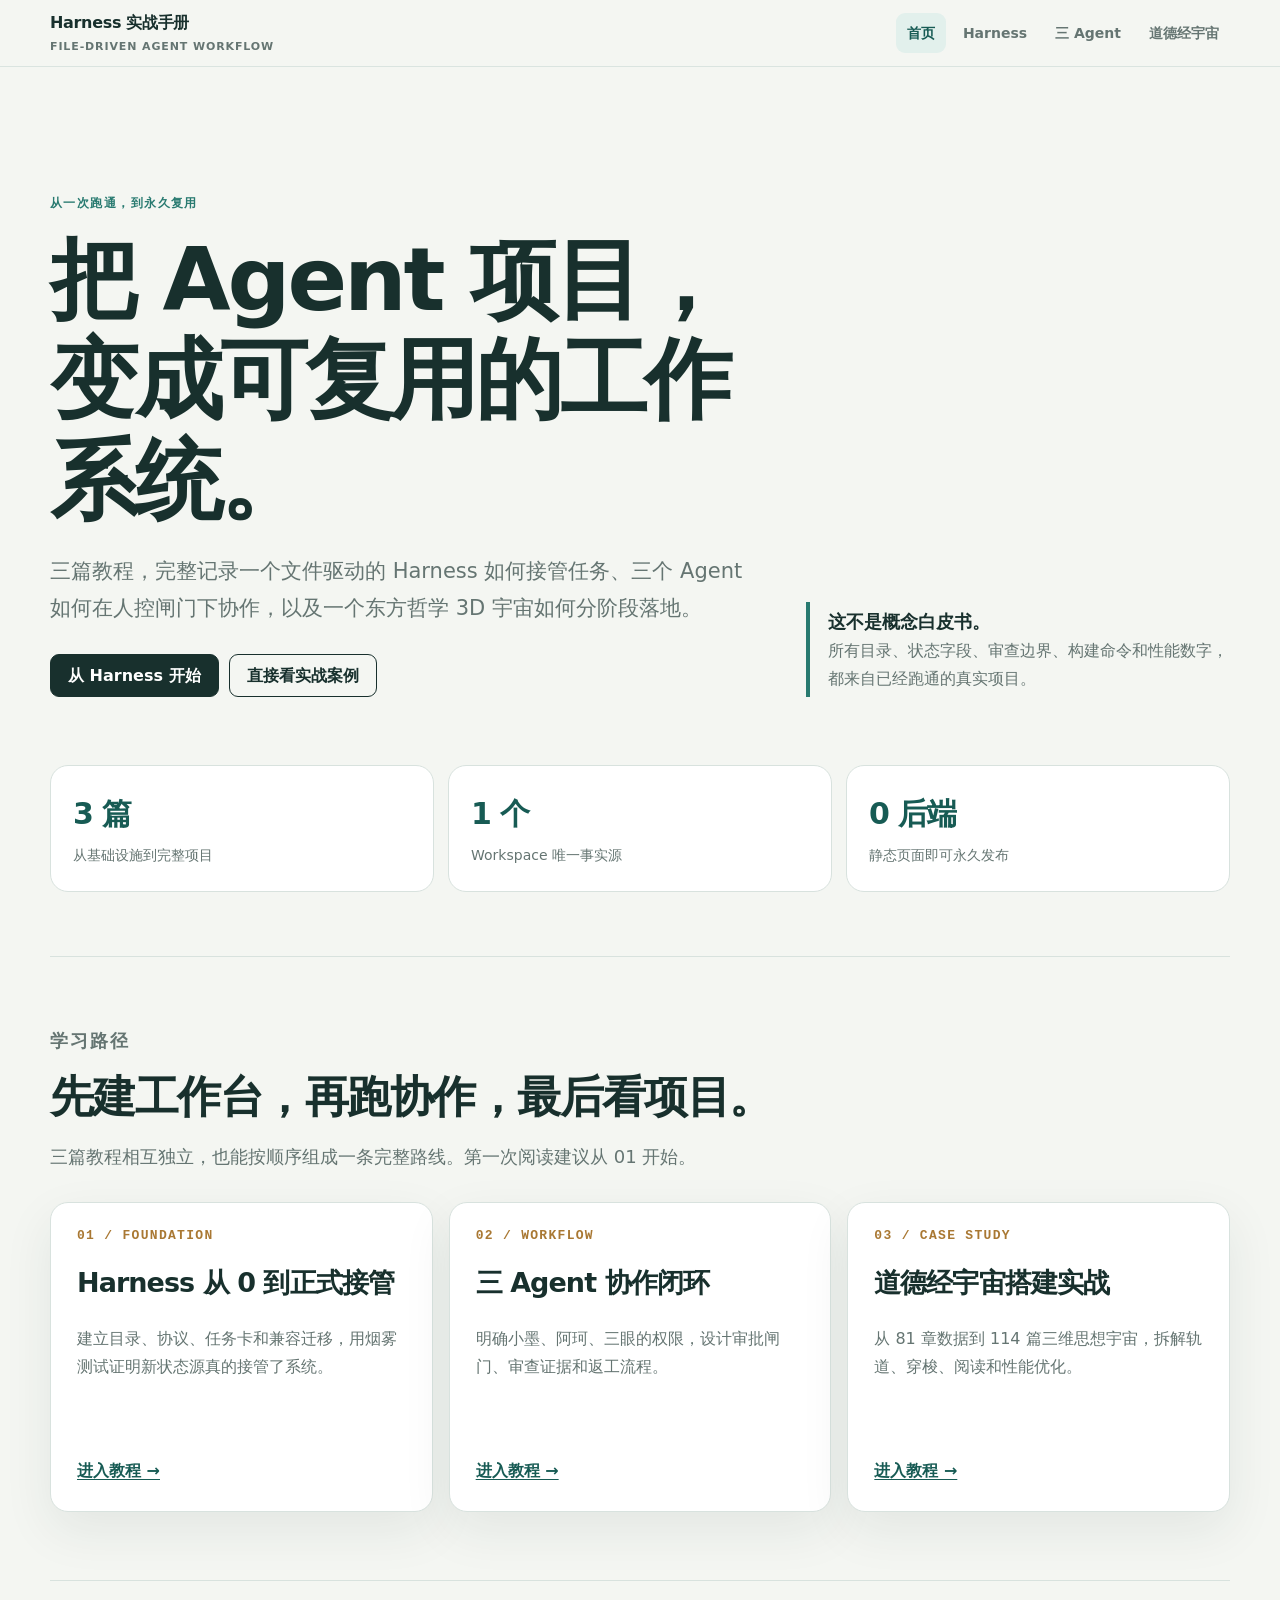
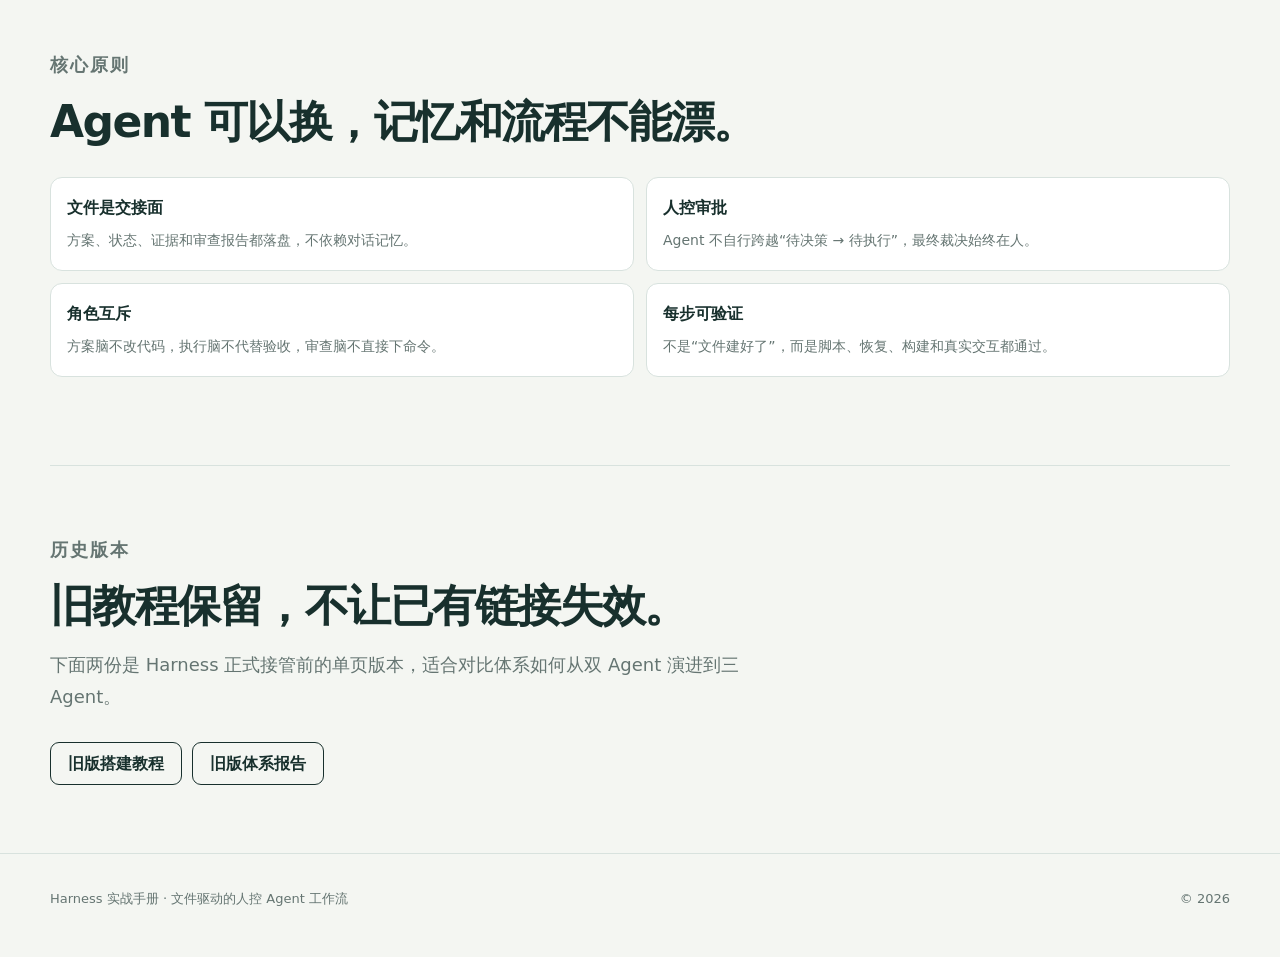
<file: index.html>
<!doctype html>
<html lang="zh-CN">
<head>
  <meta charset="utf-8">
  <meta name="viewport" content="width=device-width, initial-scale=1">
  <meta name="description" content="从 Harness 文件协议、三 Agent 协作到道德经宇宙 3D 项目的完整实战教程。">
  <title>Harness 实战手册</title>
  <link rel="stylesheet" href="assets/site.css">
</head>
<body>
  <a class="skip-link" href="#main">跳到正文</a>
  <header class="site-header">
    <div class="header-inner">
      <a class="brand" href="index.html">Harness 实战手册<small>File-driven agent workflow</small></a>
      <button class="nav-toggle" type="button" aria-expanded="false" aria-controls="site-nav">导航</button>
      <nav class="site-nav" id="site-nav" aria-label="主导航">
        <a href="index.html" aria-current="page">首页</a>
        <a href="harness.html">Harness</a>
        <a href="three-agents.html">三 Agent</a>
        <a href="tao-universe.html">道德经宇宙</a>
      </nav>
    </div>
  </header>

  <main class="page" id="main">
    <section class="hero">
      <div class="hero-grid">
        <div>
          <p class="eyebrow">从一次跑通，到永久复用</p>
          <h1>把 Agent 项目，变成可复用的工作系统。</h1>
          <p class="lede">三篇教程，完整记录一个文件驱动的 Harness 如何接管任务、三个 Agent 如何在人控闸门下协作，以及一个东方哲学 3D 宇宙如何分阶段落地。</p>
          <div class="actions">
            <a class="button" href="harness.html">从 Harness 开始</a>
            <a class="button secondary" href="tao-universe.html">直接看实战案例</a>
          </div>
        </div>
        <aside class="hero-note">
          <strong>这不是概念白皮书。</strong>
          所有目录、状态字段、审查边界、构建命令和性能数字，都来自已经跑通的真实项目。
        </aside>
      </div>
    </section>

    <section class="metric-grid" aria-label="教程特点">
      <div class="metric"><b>3 篇</b><span>从基础设施到完整项目</span></div>
      <div class="metric"><b>1 个</b><span>Workspace 唯一事实源</span></div>
      <div class="metric"><b>0 后端</b><span>静态页面即可永久发布</span></div>
    </section>

    <section class="section-block" id="path">
      <div class="section-head">
        <p class="eyebrow">学习路径</p>
        <h2>先建工作台，再跑协作，最后看项目。</h2>
        <p>三篇教程相互独立，也能按顺序组成一条完整路线。第一次阅读建议从 01 开始。</p>
      </div>
      <div class="card-grid">
        <article class="lesson-card">
          <span class="number">01 / FOUNDATION</span>
          <h3>Harness 从 0 到正式接管</h3>
          <p>建立目录、协议、任务卡和兼容迁移，用烟雾测试证明新状态源真的接管了系统。</p>
          <a href="harness.html">进入教程 →</a>
        </article>
        <article class="lesson-card">
          <span class="number">02 / WORKFLOW</span>
          <h3>三 Agent 协作闭环</h3>
          <p>明确小墨、阿珂、三眼的权限，设计审批闸门、审查证据和返工流程。</p>
          <a href="three-agents.html">进入教程 →</a>
        </article>
        <article class="lesson-card">
          <span class="number">03 / CASE STUDY</span>
          <h3>道德经宇宙搭建实战</h3>
          <p>从 81 章数据到 114 篇三维思想宇宙，拆解轨道、穿梭、阅读和性能优化。</p>
          <a href="tao-universe.html">进入教程 →</a>
        </article>
      </div>
    </section>

    <section class="section-block" id="principles">
      <div class="section-head">
        <p class="eyebrow">核心原则</p>
        <h2>Agent 可以换，记忆和流程不能漂。</h2>
      </div>
      <div class="checklist">
        <div class="check-item"><b>文件是交接面</b><span>方案、状态、证据和审查报告都落盘，不依赖对话记忆。</span></div>
        <div class="check-item"><b>人控审批</b><span>Agent 不自行跨越“待决策 → 待执行”，最终裁决始终在人。</span></div>
        <div class="check-item"><b>角色互斥</b><span>方案脑不改代码，执行脑不代替验收，审查脑不直接下命令。</span></div>
        <div class="check-item"><b>每步可验证</b><span>不是“文件建好了”，而是脚本、恢复、构建和真实交互都通过。</span></div>
      </div>
    </section>

    <section class="section-block" id="legacy">
      <div class="section-head">
        <p class="eyebrow">历史版本</p>
        <h2>旧教程保留，不让已有链接失效。</h2>
        <p>下面两份是 Harness 正式接管前的单页版本，适合对比体系如何从双 Agent 演进到三 Agent。</p>
      </div>
      <div class="actions">
        <a class="button secondary" href="Harness搭建教程.html">旧版搭建教程</a>
        <a class="button secondary" href="Harness体系-20260708.html">旧版体系报告</a>
      </div>
    </section>
  </main>

  <footer class="site-footer">
    <div class="footer-inner"><span>Harness 实战手册 · 文件驱动的人控 Agent 工作流</span><span>© <span data-year></span></span></div>
  </footer>
  <script src="assets/site.js"></script>
</body>
</html>
</file>
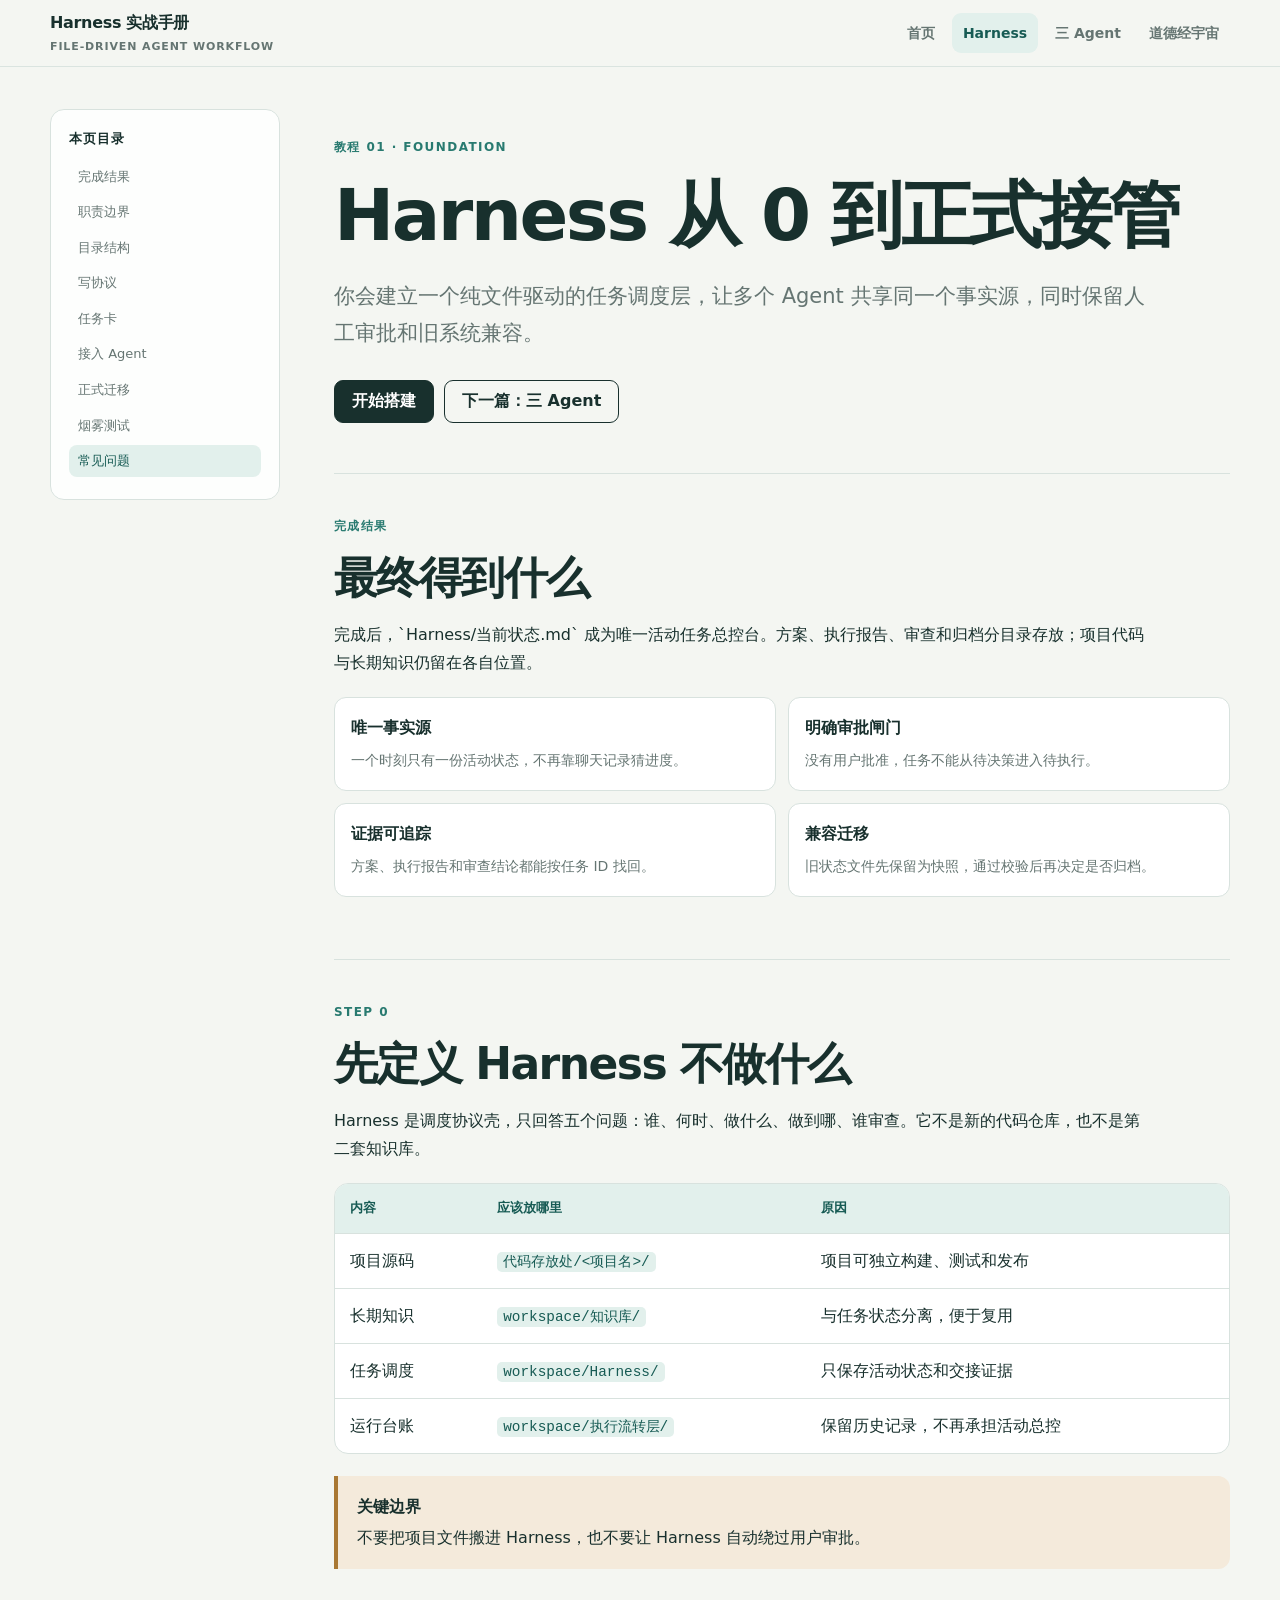
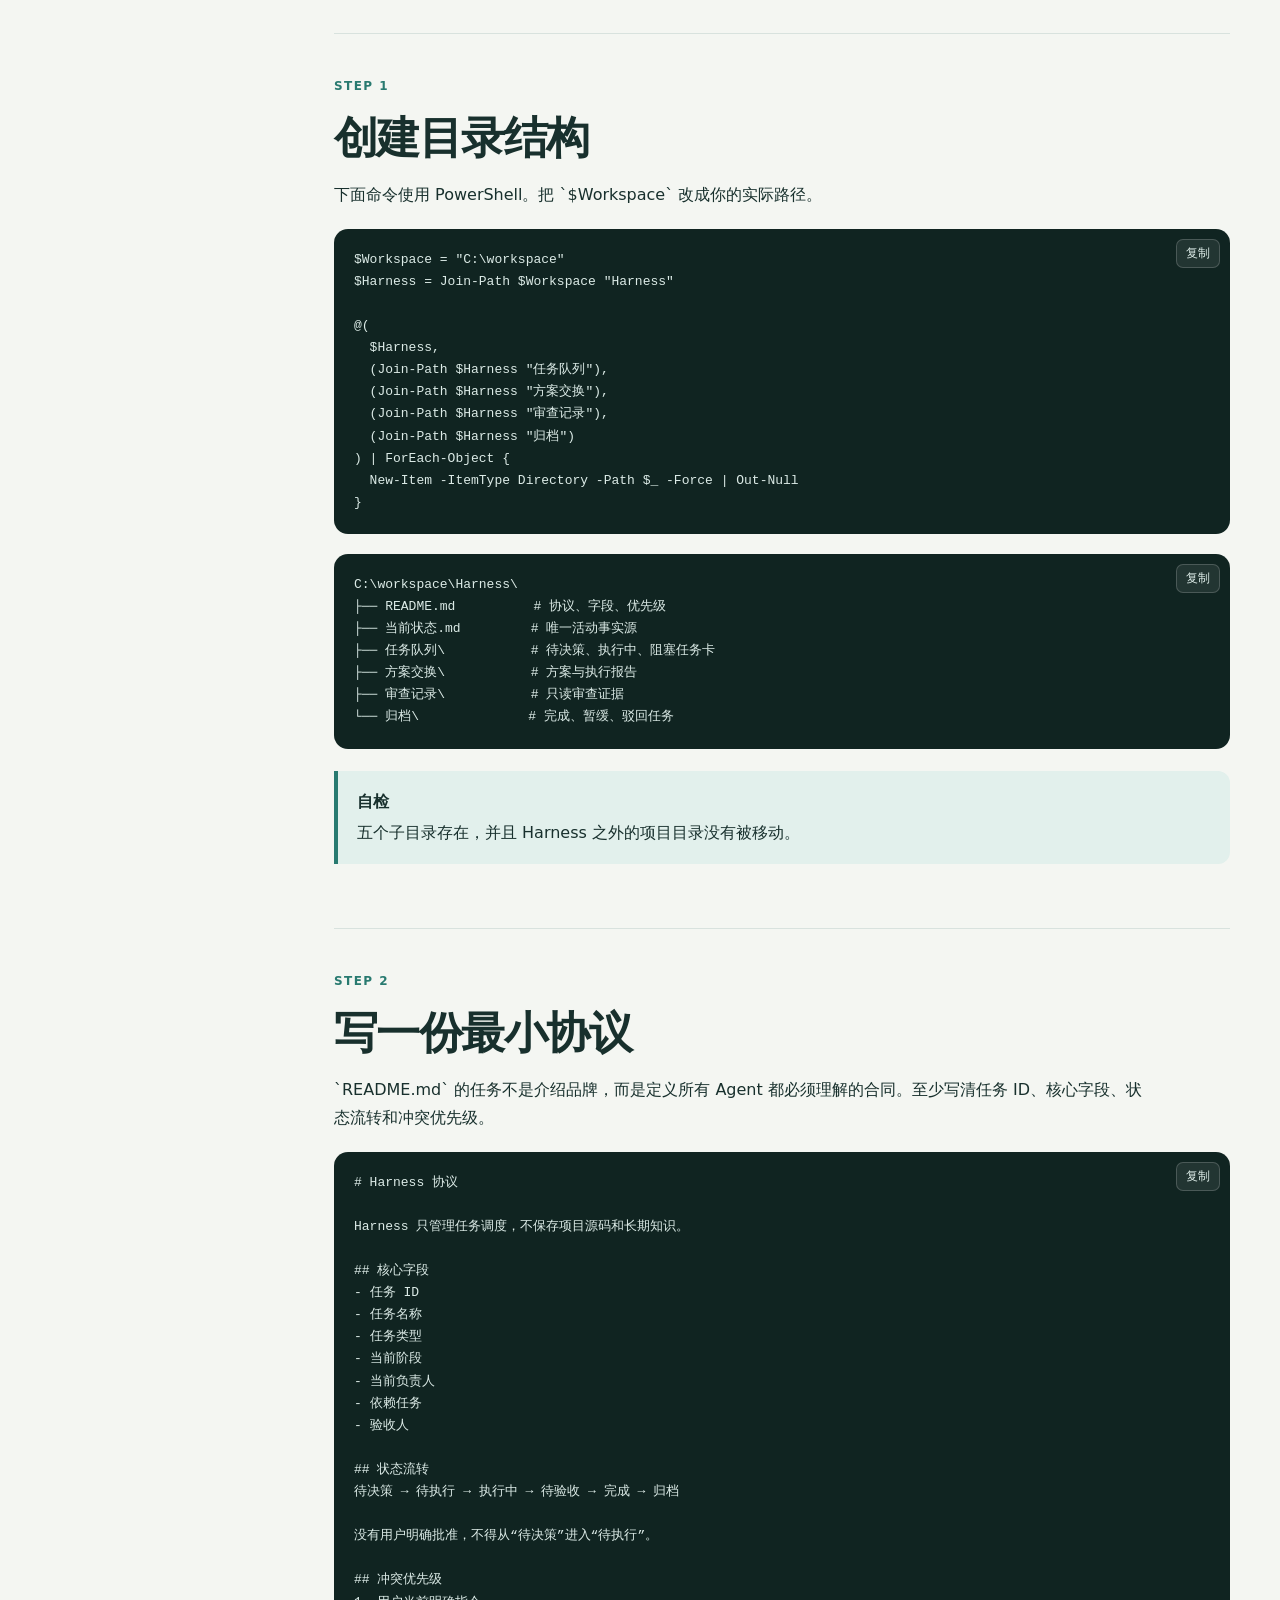
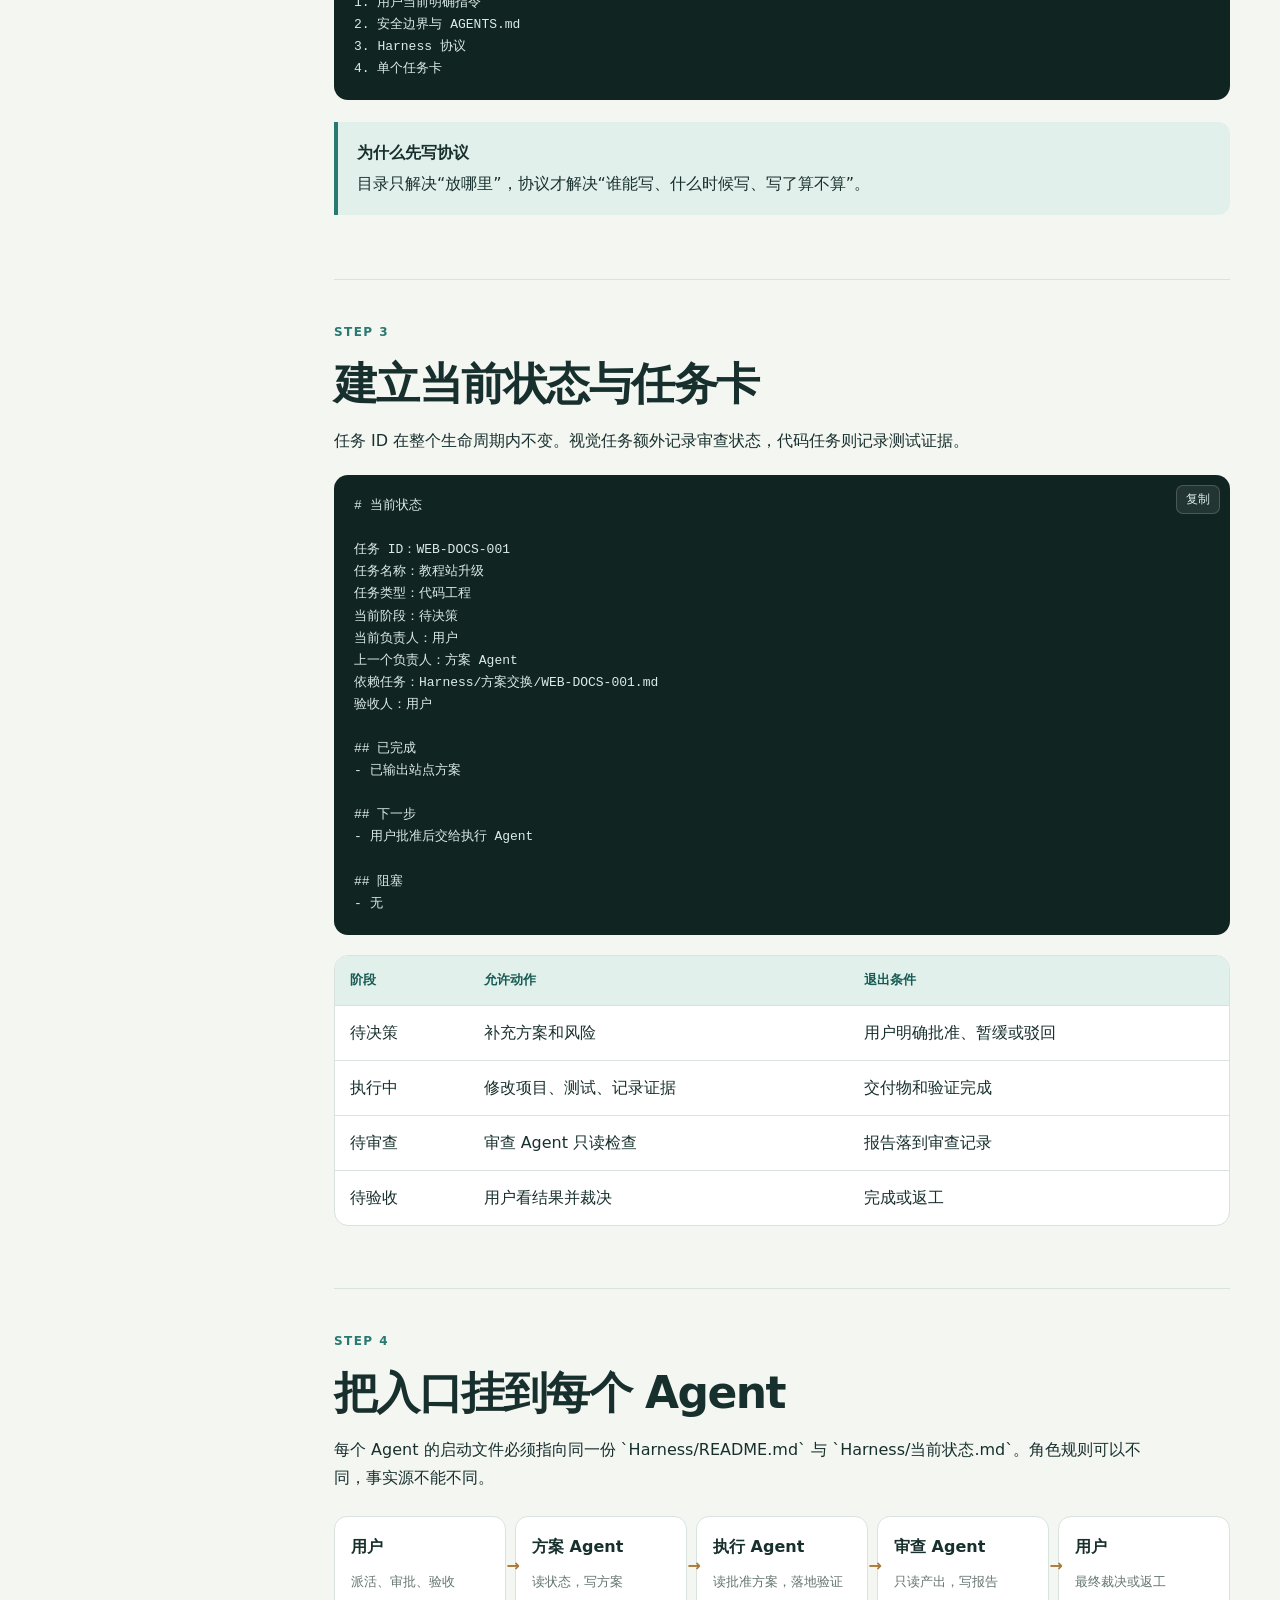
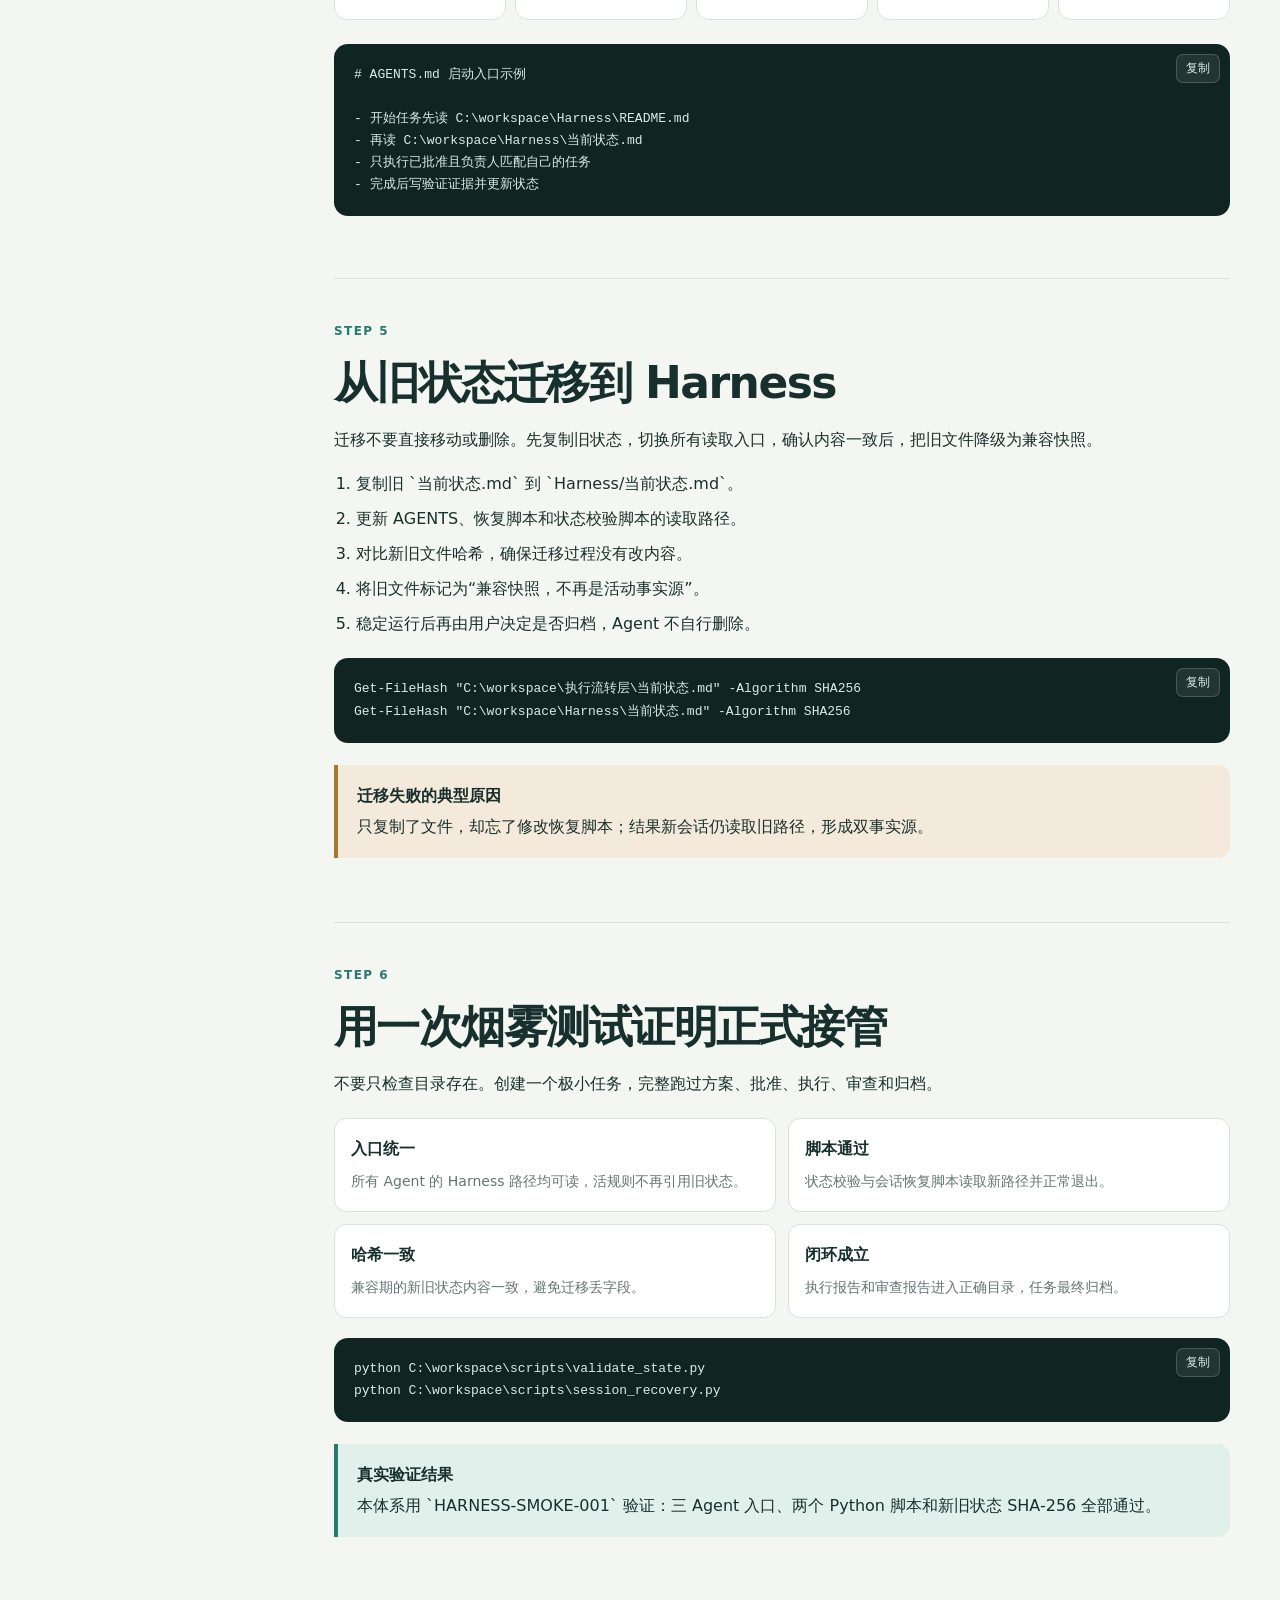
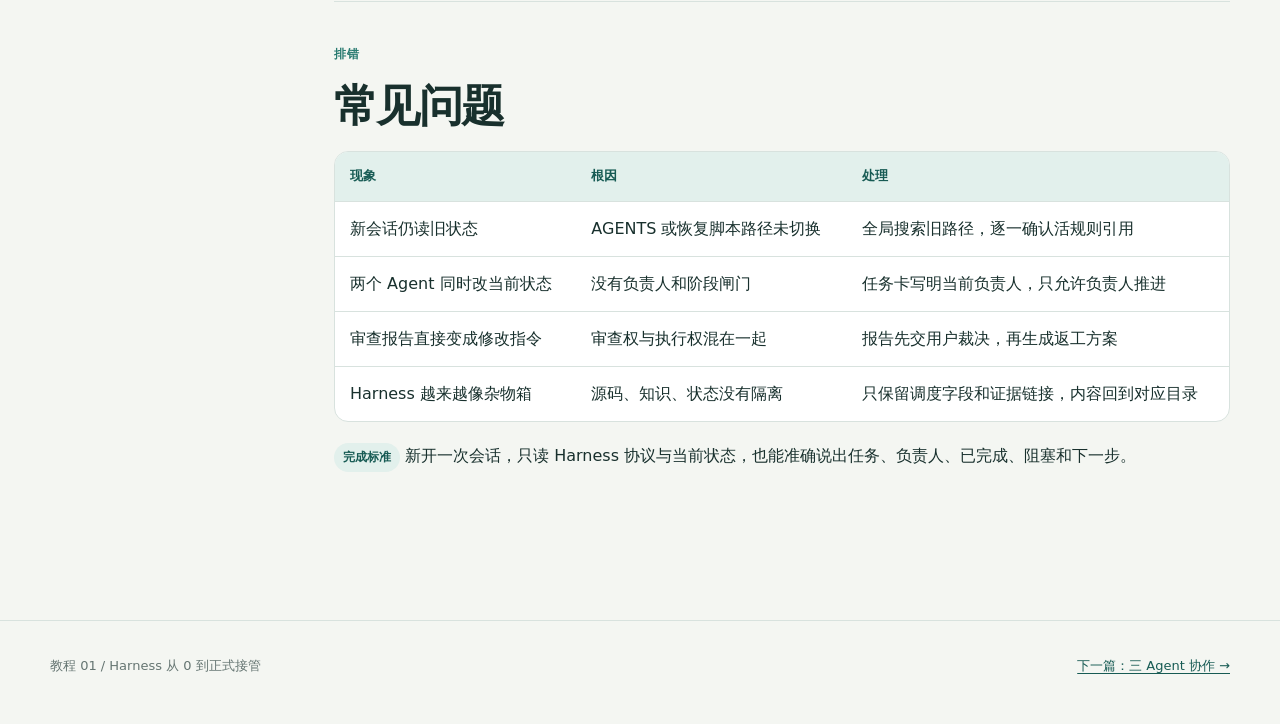
<file: harness.html>
<!doctype html>
<html lang="zh-CN">
<head>
  <meta charset="utf-8">
  <meta name="viewport" content="width=device-width, initial-scale=1">
  <meta name="description" content="从空目录开始建立 Harness 文件协议，并迁移为 Agent 的唯一任务总控台。">
  <title>Harness 从 0 到正式接管</title>
  <link rel="stylesheet" href="assets/site.css">
</head>
<body>
  <a class="skip-link" href="#article">跳到正文</a>
  <header class="site-header">
    <div class="header-inner">
      <a class="brand" href="index.html">Harness 实战手册<small>File-driven agent workflow</small></a>
      <button class="nav-toggle" type="button" aria-expanded="false" aria-controls="site-nav">导航</button>
      <nav class="site-nav" id="site-nav" aria-label="主导航">
        <a href="index.html">首页</a><a href="harness.html" aria-current="page">Harness</a><a href="three-agents.html">三 Agent</a><a href="tao-universe.html">道德经宇宙</a>
      </nav>
    </div>
  </header>

  <main class="page chapter-layout">
    <aside class="toc" aria-label="页内目录">
      <strong>本页目录</strong>
      <a href="#outcome">完成结果</a>
      <a href="#boundary">职责边界</a>
      <a href="#structure">目录结构</a>
      <a href="#protocol">写协议</a>
      <a href="#task-card">任务卡</a>
      <a href="#entrypoints">接入 Agent</a>
      <a href="#migration">正式迁移</a>
      <a href="#smoke">烟雾测试</a>
      <a href="#troubleshooting">常见问题</a>
    </aside>

    <article class="article" id="article">
      <header>
        <p class="eyebrow">教程 01 · Foundation</p>
        <h1>Harness 从 0 到正式接管</h1>
        <p class="lede">你会建立一个纯文件驱动的任务调度层，让多个 Agent 共享同一个事实源，同时保留人工审批和旧系统兼容。</p>
        <div class="actions"><a class="button" href="#structure">开始搭建</a><a class="button secondary" href="three-agents.html">下一篇：三 Agent</a></div>
      </header>

      <section id="outcome">
        <p class="eyebrow">完成结果</p>
        <h2>最终得到什么</h2>
        <p>完成后，`Harness/当前状态.md` 成为唯一活动任务总控台。方案、执行报告、审查和归档分目录存放；项目代码与长期知识仍留在各自位置。</p>
        <div class="checklist">
          <div class="check-item"><b>唯一事实源</b><span>一个时刻只有一份活动状态，不再靠聊天记录猜进度。</span></div>
          <div class="check-item"><b>明确审批闸门</b><span>没有用户批准，任务不能从待决策进入待执行。</span></div>
          <div class="check-item"><b>证据可追踪</b><span>方案、执行报告和审查结论都能按任务 ID 找回。</span></div>
          <div class="check-item"><b>兼容迁移</b><span>旧状态文件先保留为快照，通过校验后再决定是否归档。</span></div>
        </div>
      </section>

      <section id="boundary">
        <p class="eyebrow">Step 0</p>
        <h2>先定义 Harness 不做什么</h2>
        <p>Harness 是调度协议壳，只回答五个问题：谁、何时、做什么、做到哪、谁审查。它不是新的代码仓库，也不是第二套知识库。</p>
        <div class="table-wrap"><table>
          <thead><tr><th>内容</th><th>应该放哪里</th><th>原因</th></tr></thead>
          <tbody>
            <tr><td>项目源码</td><td><code>代码存放处/&lt;项目名&gt;/</code></td><td>项目可独立构建、测试和发布</td></tr>
            <tr><td>长期知识</td><td><code>workspace/知识库/</code></td><td>与任务状态分离，便于复用</td></tr>
            <tr><td>任务调度</td><td><code>workspace/Harness/</code></td><td>只保存活动状态和交接证据</td></tr>
            <tr><td>运行台账</td><td><code>workspace/执行流转层/</code></td><td>保留历史记录，不再承担活动总控</td></tr>
          </tbody>
        </table></div>
        <div class="callout warning"><strong>关键边界</strong>不要把项目文件搬进 Harness，也不要让 Harness 自动绕过用户审批。</div>
      </section>

      <section id="structure">
        <p class="eyebrow">Step 1</p>
        <h2>创建目录结构</h2>
        <p>下面命令使用 PowerShell。把 `$Workspace` 改成你的实际路径。</p>
        <pre><code>$Workspace = "C:\workspace"
$Harness = Join-Path $Workspace "Harness"

@(
  $Harness,
  (Join-Path $Harness "任务队列"),
  (Join-Path $Harness "方案交换"),
  (Join-Path $Harness "审查记录"),
  (Join-Path $Harness "归档")
) | ForEach-Object {
  New-Item -ItemType Directory -Path $_ -Force | Out-Null
}</code></pre>
        <pre class="tree"><code>C:\workspace\Harness\
├── README.md          # 协议、字段、优先级
├── 当前状态.md         # 唯一活动事实源
├── 任务队列\           # 待决策、执行中、阻塞任务卡
├── 方案交换\           # 方案与执行报告
├── 审查记录\           # 只读审查证据
└── 归档\              # 完成、暂缓、驳回任务</code></pre>
        <div class="callout"><strong>自检</strong>五个子目录存在，并且 Harness 之外的项目目录没有被移动。</div>
      </section>

      <section id="protocol">
        <p class="eyebrow">Step 2</p>
        <h2>写一份最小协议</h2>
        <p>`README.md` 的任务不是介绍品牌，而是定义所有 Agent 都必须理解的合同。至少写清任务 ID、核心字段、状态流转和冲突优先级。</p>
        <pre><code># Harness 协议

Harness 只管理任务调度，不保存项目源码和长期知识。

## 核心字段
- 任务 ID
- 任务名称
- 任务类型
- 当前阶段
- 当前负责人
- 依赖任务
- 验收人

## 状态流转
待决策 → 待执行 → 执行中 → 待验收 → 完成 → 归档

没有用户明确批准，不得从“待决策”进入“待执行”。

## 冲突优先级
1. 用户当前明确指令
2. 安全边界与 AGENTS.md
3. Harness 协议
4. 单个任务卡</code></pre>
        <div class="callout"><strong>为什么先写协议</strong>目录只解决“放哪里”，协议才解决“谁能写、什么时候写、写了算不算”。</div>
      </section>

      <section id="task-card">
        <p class="eyebrow">Step 3</p>
        <h2>建立当前状态与任务卡</h2>
        <p>任务 ID 在整个生命周期内不变。视觉任务额外记录审查状态，代码任务则记录测试证据。</p>
        <pre><code># 当前状态

任务 ID：WEB-DOCS-001
任务名称：教程站升级
任务类型：代码工程
当前阶段：待决策
当前负责人：用户
上一个负责人：方案 Agent
依赖任务：Harness/方案交换/WEB-DOCS-001.md
验收人：用户

## 已完成
- 已输出站点方案

## 下一步
- 用户批准后交给执行 Agent

## 阻塞
- 无</code></pre>
        <div class="table-wrap"><table>
          <thead><tr><th>阶段</th><th>允许动作</th><th>退出条件</th></tr></thead>
          <tbody>
            <tr><td>待决策</td><td>补充方案和风险</td><td>用户明确批准、暂缓或驳回</td></tr>
            <tr><td>执行中</td><td>修改项目、测试、记录证据</td><td>交付物和验证完成</td></tr>
            <tr><td>待审查</td><td>审查 Agent 只读检查</td><td>报告落到审查记录</td></tr>
            <tr><td>待验收</td><td>用户看结果并裁决</td><td>完成或返工</td></tr>
          </tbody>
        </table></div>
      </section>

      <section id="entrypoints">
        <p class="eyebrow">Step 4</p>
        <h2>把入口挂到每个 Agent</h2>
        <p>每个 Agent 的启动文件必须指向同一份 `Harness/README.md` 与 `Harness/当前状态.md`。角色规则可以不同，事实源不能不同。</p>
        <div class="flow">
          <div class="flow-node"><b>用户</b><span>派活、审批、验收</span></div>
          <div class="flow-node"><b>方案 Agent</b><span>读状态，写方案</span></div>
          <div class="flow-node"><b>执行 Agent</b><span>读批准方案，落地验证</span></div>
          <div class="flow-node"><b>审查 Agent</b><span>只读产出，写报告</span></div>
          <div class="flow-node"><b>用户</b><span>最终裁决或返工</span></div>
        </div>
        <pre><code># AGENTS.md 启动入口示例

- 开始任务先读 C:\workspace\Harness\README.md
- 再读 C:\workspace\Harness\当前状态.md
- 只执行已批准且负责人匹配自己的任务
- 完成后写验证证据并更新状态</code></pre>
      </section>

      <section id="migration">
        <p class="eyebrow">Step 5</p>
        <h2>从旧状态迁移到 Harness</h2>
        <p>迁移不要直接移动或删除。先复制旧状态，切换所有读取入口，确认内容一致后，把旧文件降级为兼容快照。</p>
        <ol>
          <li>复制旧 `当前状态.md` 到 `Harness/当前状态.md`。</li>
          <li>更新 AGENTS、恢复脚本和状态校验脚本的读取路径。</li>
          <li>对比新旧文件哈希，确保迁移过程没有改内容。</li>
          <li>将旧文件标记为“兼容快照，不再是活动事实源”。</li>
          <li>稳定运行后再由用户决定是否归档，Agent 不自行删除。</li>
        </ol>
        <pre><code>Get-FileHash "C:\workspace\执行流转层\当前状态.md" -Algorithm SHA256
Get-FileHash "C:\workspace\Harness\当前状态.md" -Algorithm SHA256</code></pre>
        <div class="callout warning"><strong>迁移失败的典型原因</strong>只复制了文件，却忘了修改恢复脚本；结果新会话仍读取旧路径，形成双事实源。</div>
      </section>

      <section id="smoke">
        <p class="eyebrow">Step 6</p>
        <h2>用一次烟雾测试证明正式接管</h2>
        <p>不要只检查目录存在。创建一个极小任务，完整跑过方案、批准、执行、审查和归档。</p>
        <div class="checklist">
          <div class="check-item"><b>入口统一</b><span>所有 Agent 的 Harness 路径均可读，活规则不再引用旧状态。</span></div>
          <div class="check-item"><b>脚本通过</b><span>状态校验与会话恢复脚本读取新路径并正常退出。</span></div>
          <div class="check-item"><b>哈希一致</b><span>兼容期的新旧状态内容一致，避免迁移丢字段。</span></div>
          <div class="check-item"><b>闭环成立</b><span>执行报告和审查报告进入正确目录，任务最终归档。</span></div>
        </div>
        <pre><code>python C:\workspace\scripts\validate_state.py
python C:\workspace\scripts\session_recovery.py</code></pre>
        <div class="callout"><strong>真实验证结果</strong>本体系用 `HARNESS-SMOKE-001` 验证：三 Agent 入口、两个 Python 脚本和新旧状态 SHA-256 全部通过。</div>
      </section>

      <section id="troubleshooting">
        <p class="eyebrow">排错</p>
        <h2>常见问题</h2>
        <div class="table-wrap"><table>
          <thead><tr><th>现象</th><th>根因</th><th>处理</th></tr></thead>
          <tbody>
            <tr><td>新会话仍读旧状态</td><td>AGENTS 或恢复脚本路径未切换</td><td>全局搜索旧路径，逐一确认活规则引用</td></tr>
            <tr><td>两个 Agent 同时改当前状态</td><td>没有负责人和阶段闸门</td><td>任务卡写明当前负责人，只允许负责人推进</td></tr>
            <tr><td>审查报告直接变成修改指令</td><td>审查权与执行权混在一起</td><td>报告先交用户裁决，再生成返工方案</td></tr>
            <tr><td>Harness 越来越像杂物箱</td><td>源码、知识、状态没有隔离</td><td>只保留调度字段和证据链接，内容回到对应目录</td></tr>
          </tbody>
        </table></div>
        <p><span class="status">完成标准</span> 新开一次会话，只读 Harness 协议与当前状态，也能准确说出任务、负责人、已完成、阻塞和下一步。</p>
      </section>
    </article>
  </main>

  <footer class="site-footer"><div class="footer-inner"><span>教程 01 / Harness 从 0 到正式接管</span><span><a href="three-agents.html">下一篇：三 Agent 协作 →</a></span></div></footer>
  <script src="assets/site.js"></script>
</body>
</html>
</file>
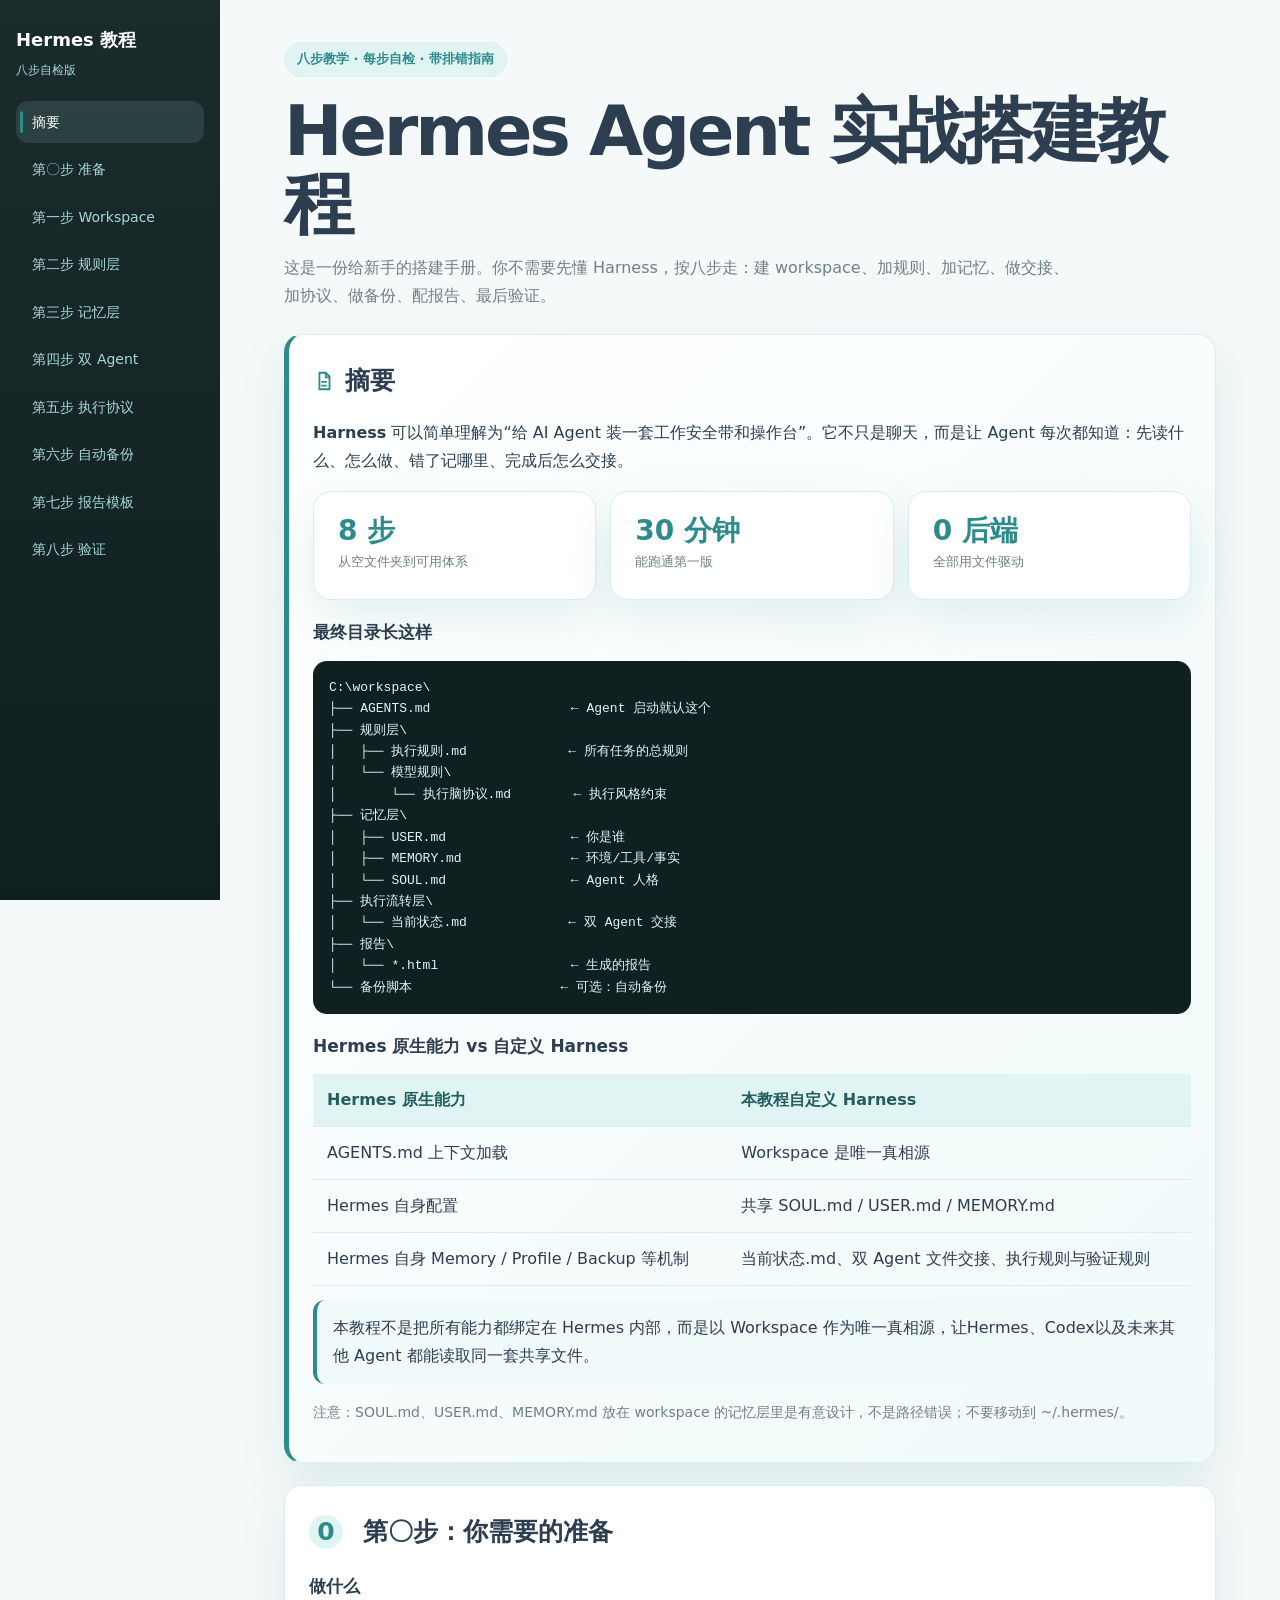
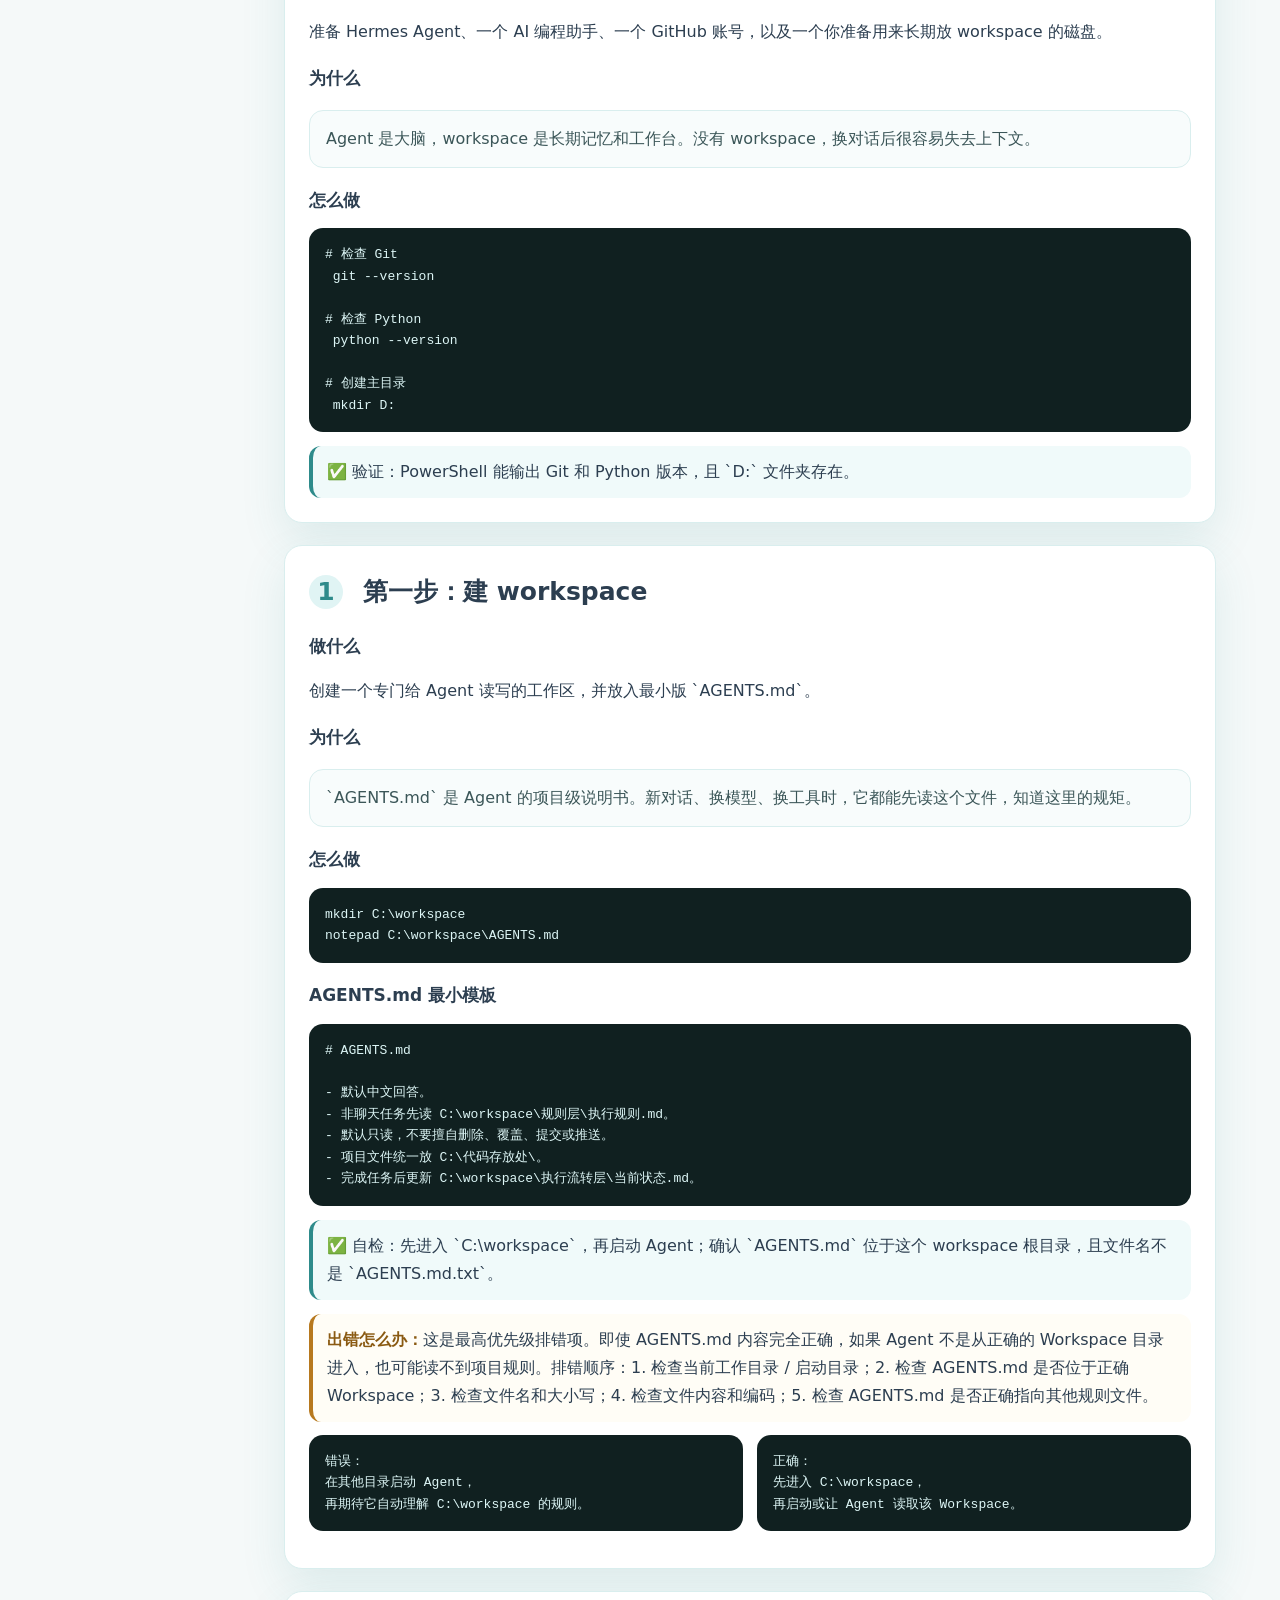
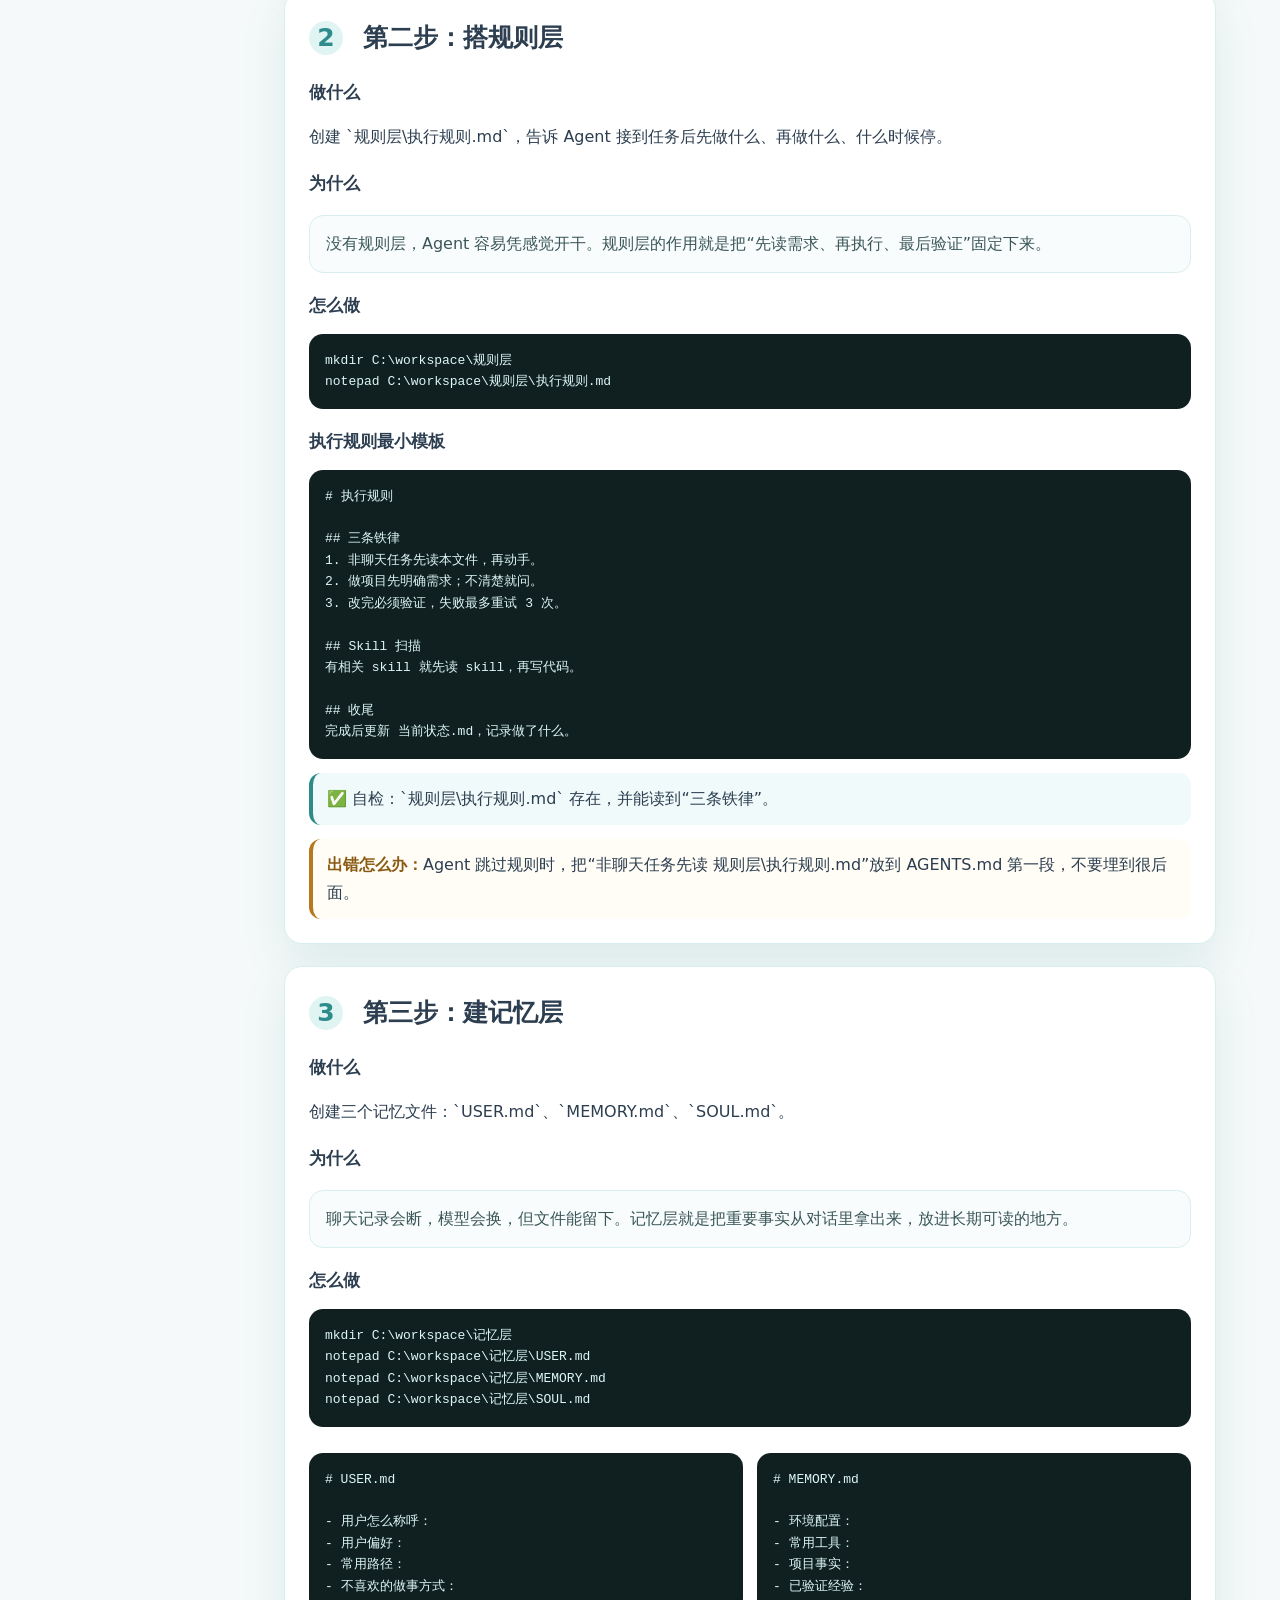
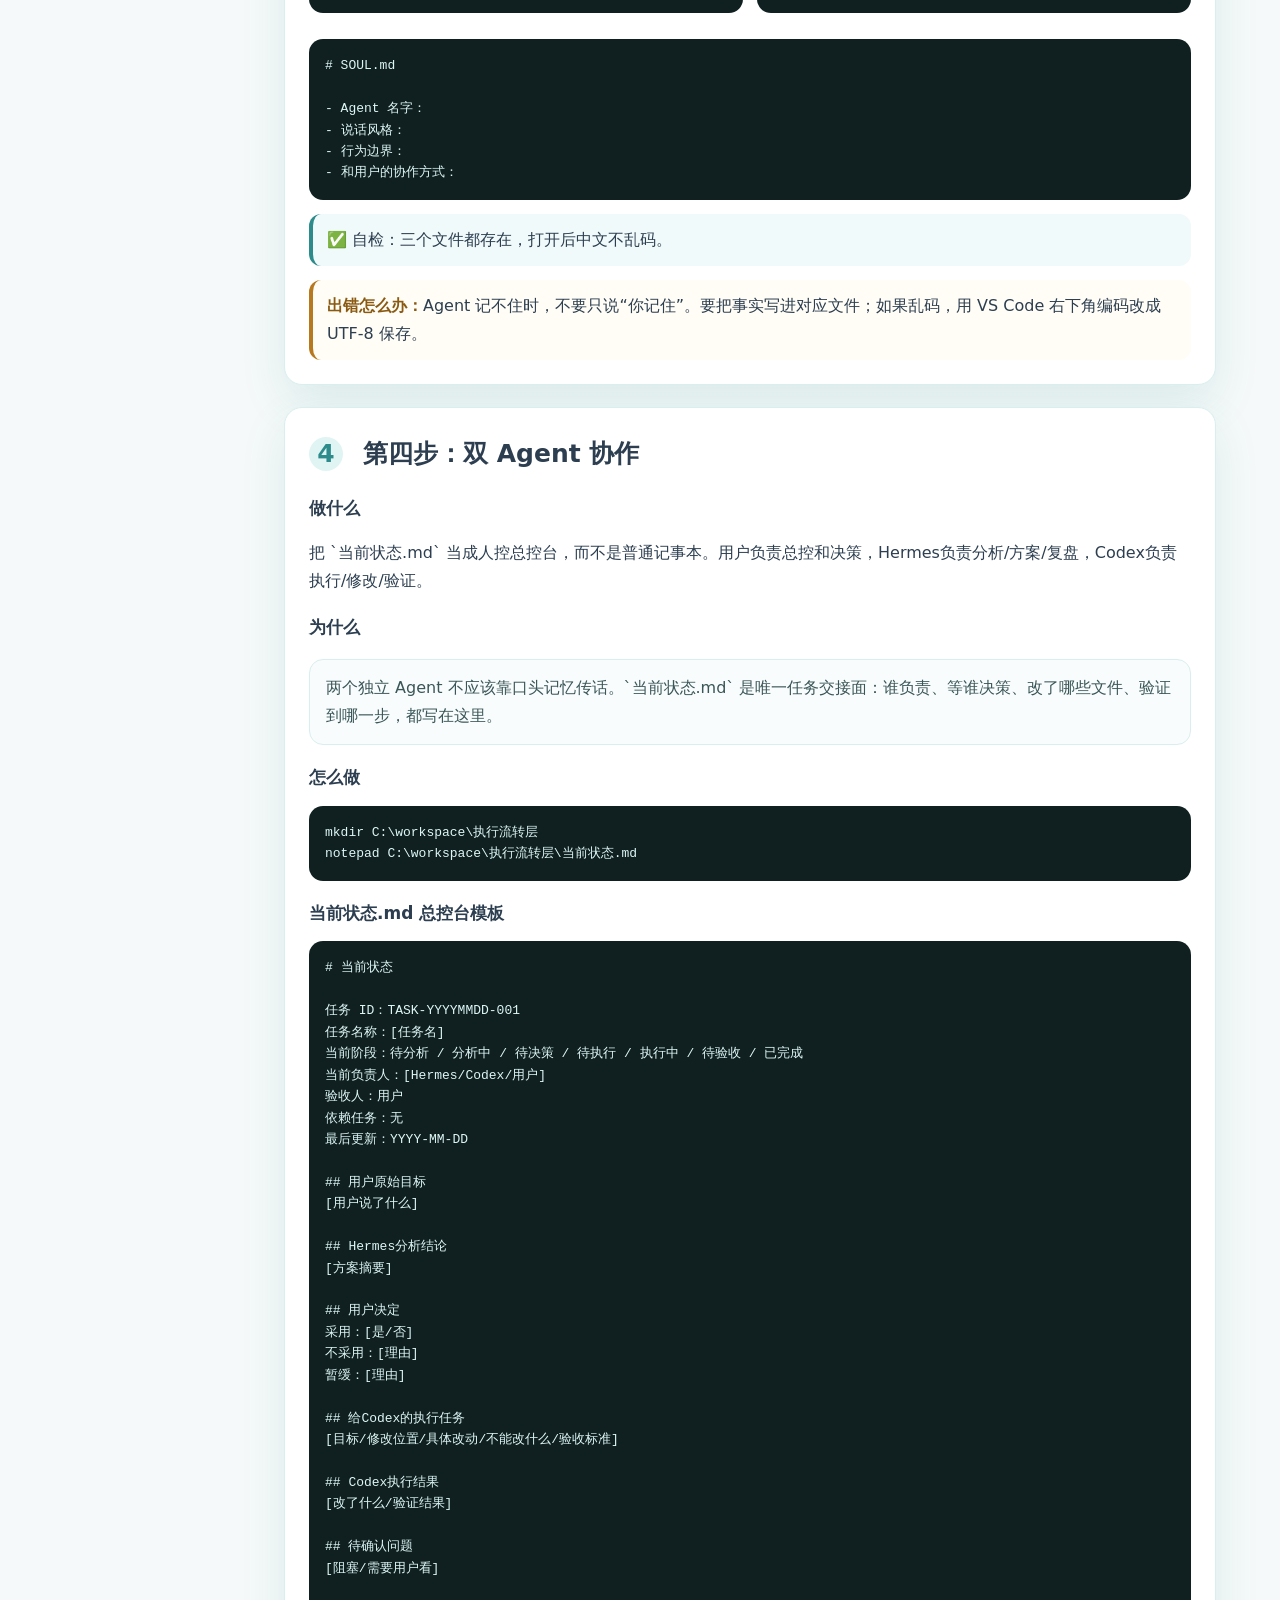
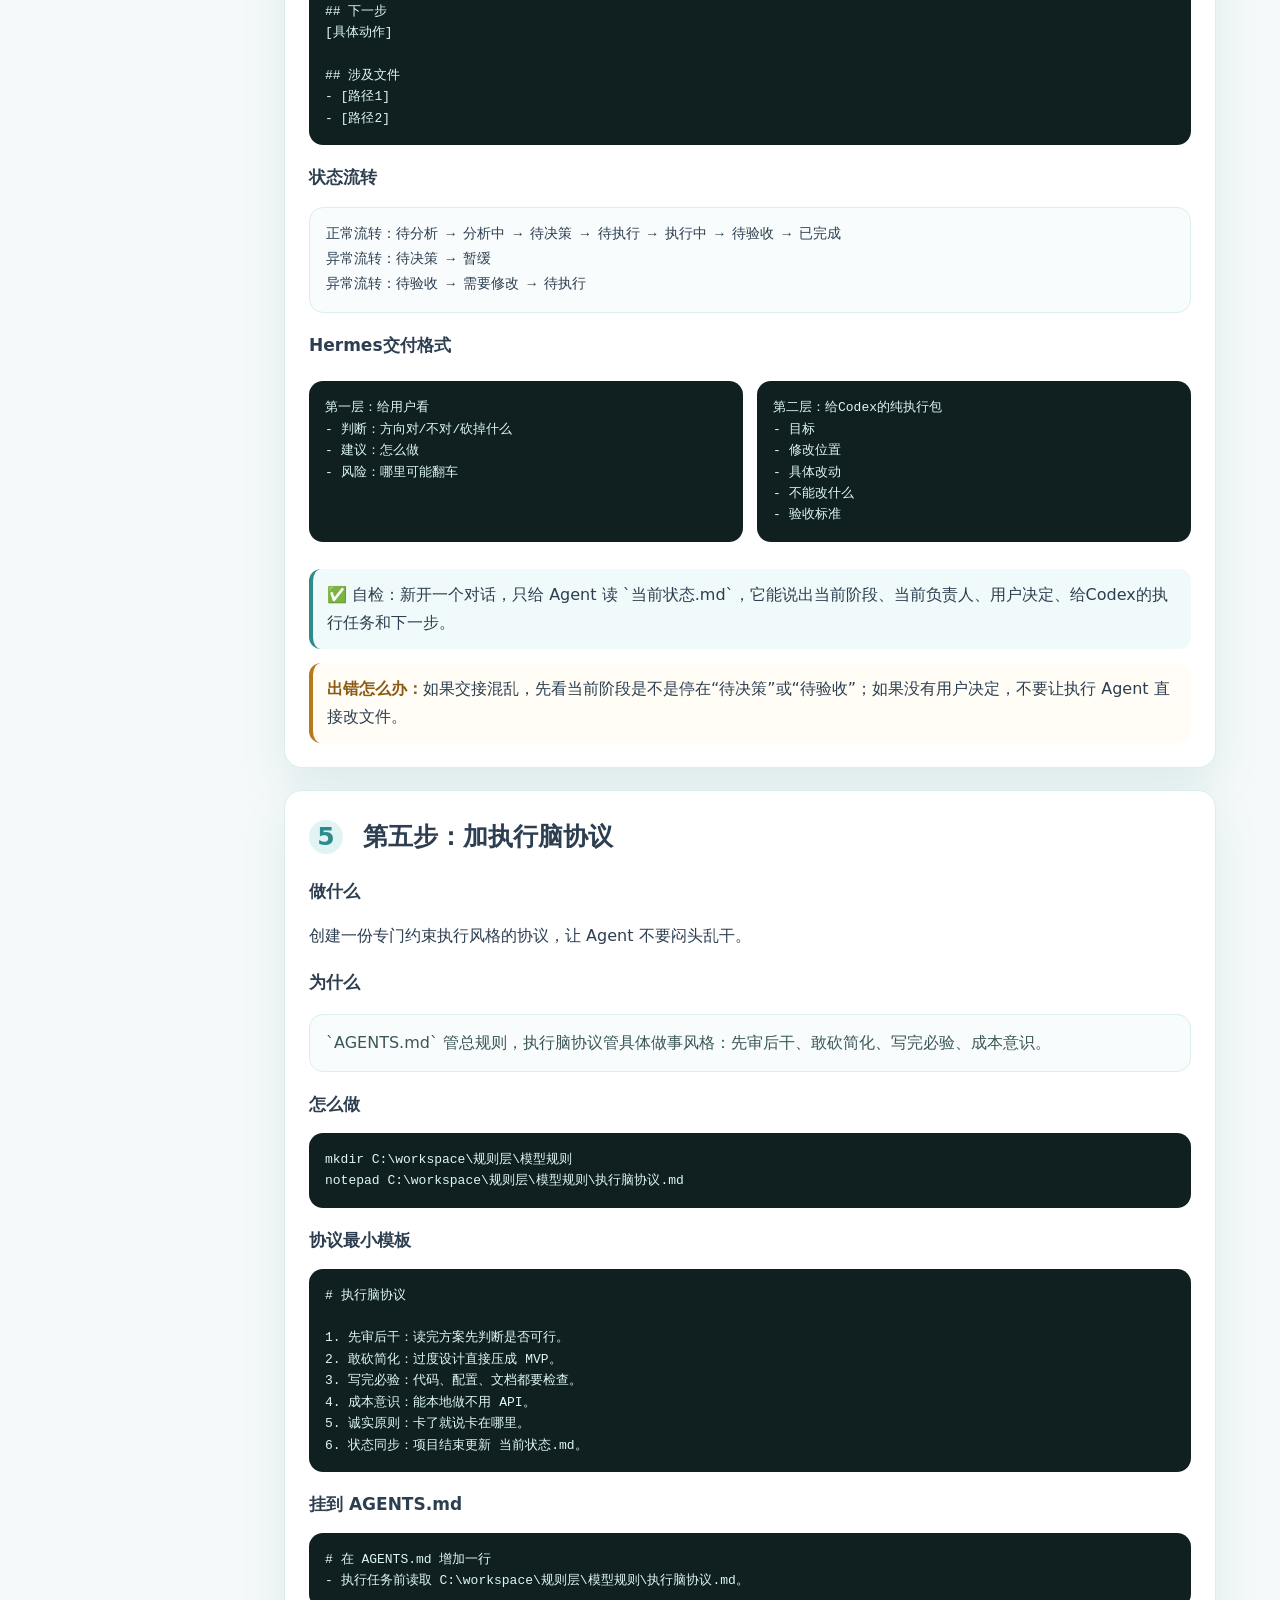
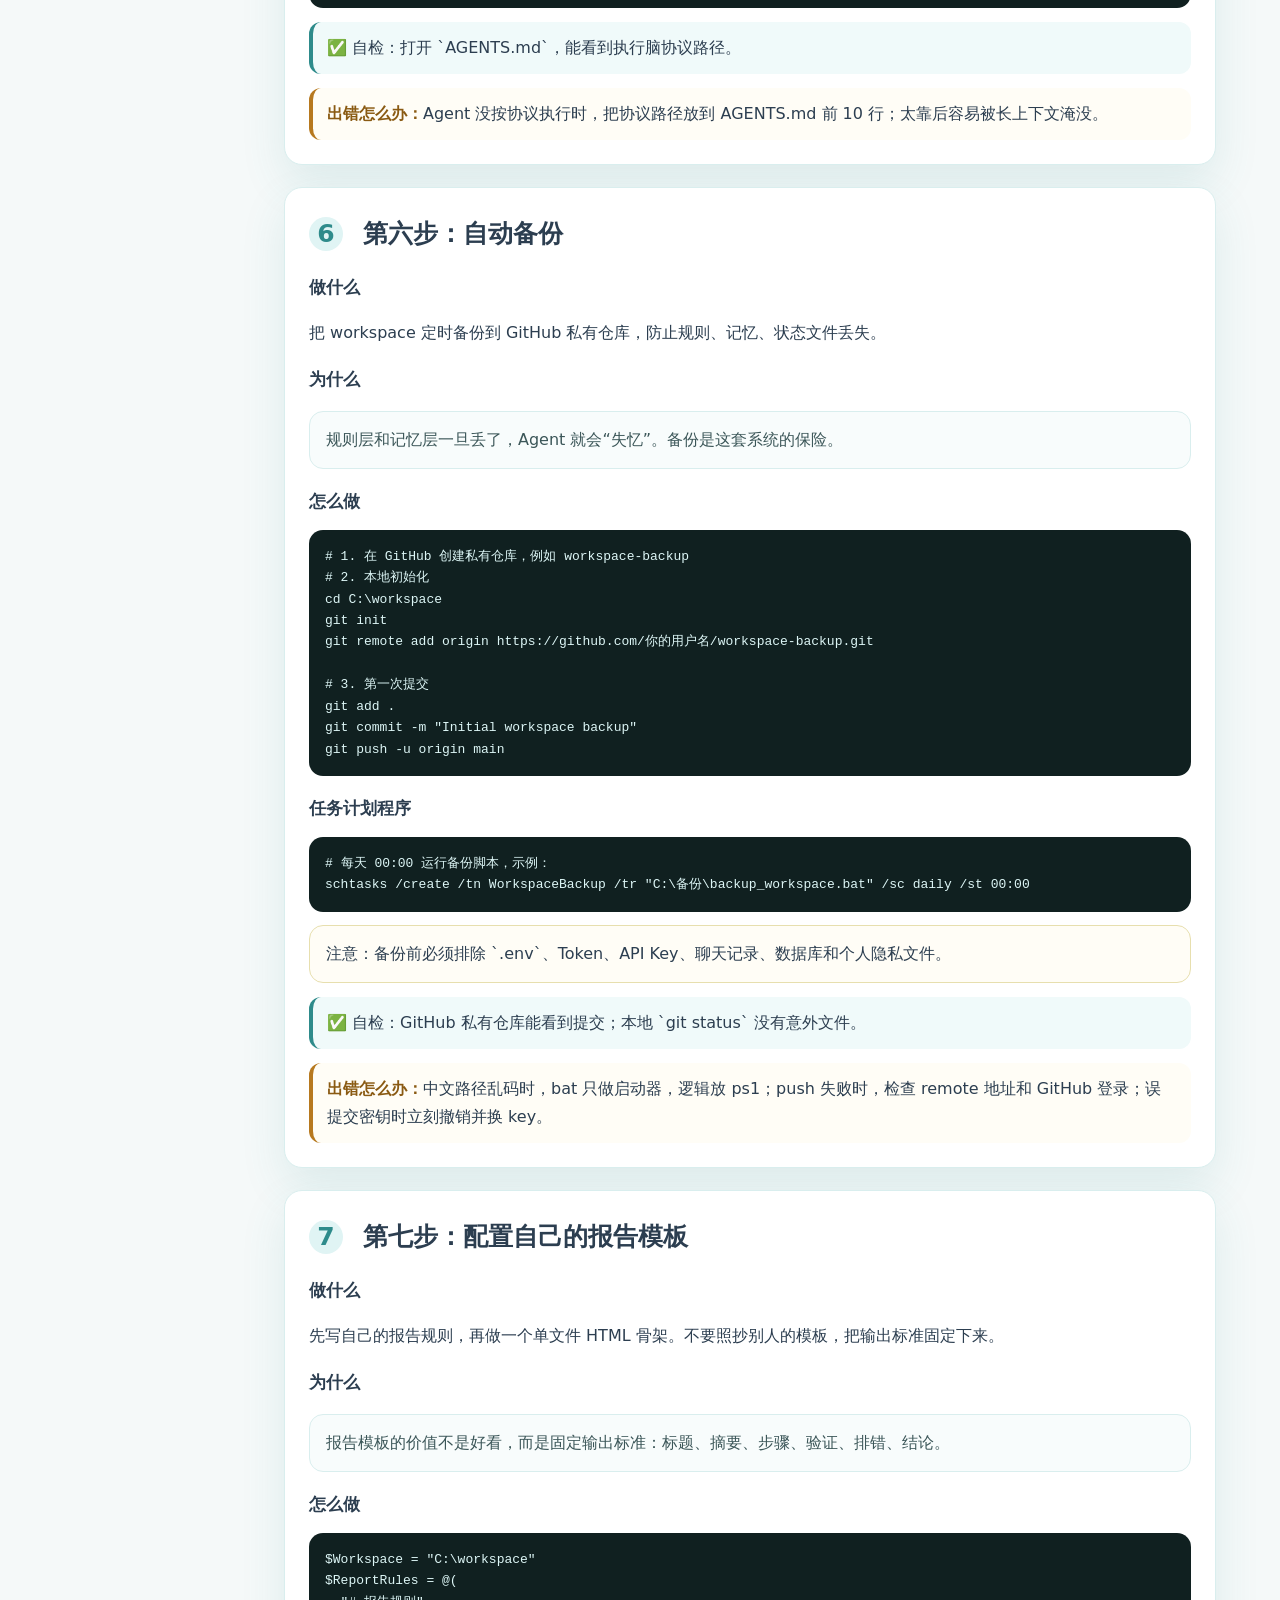
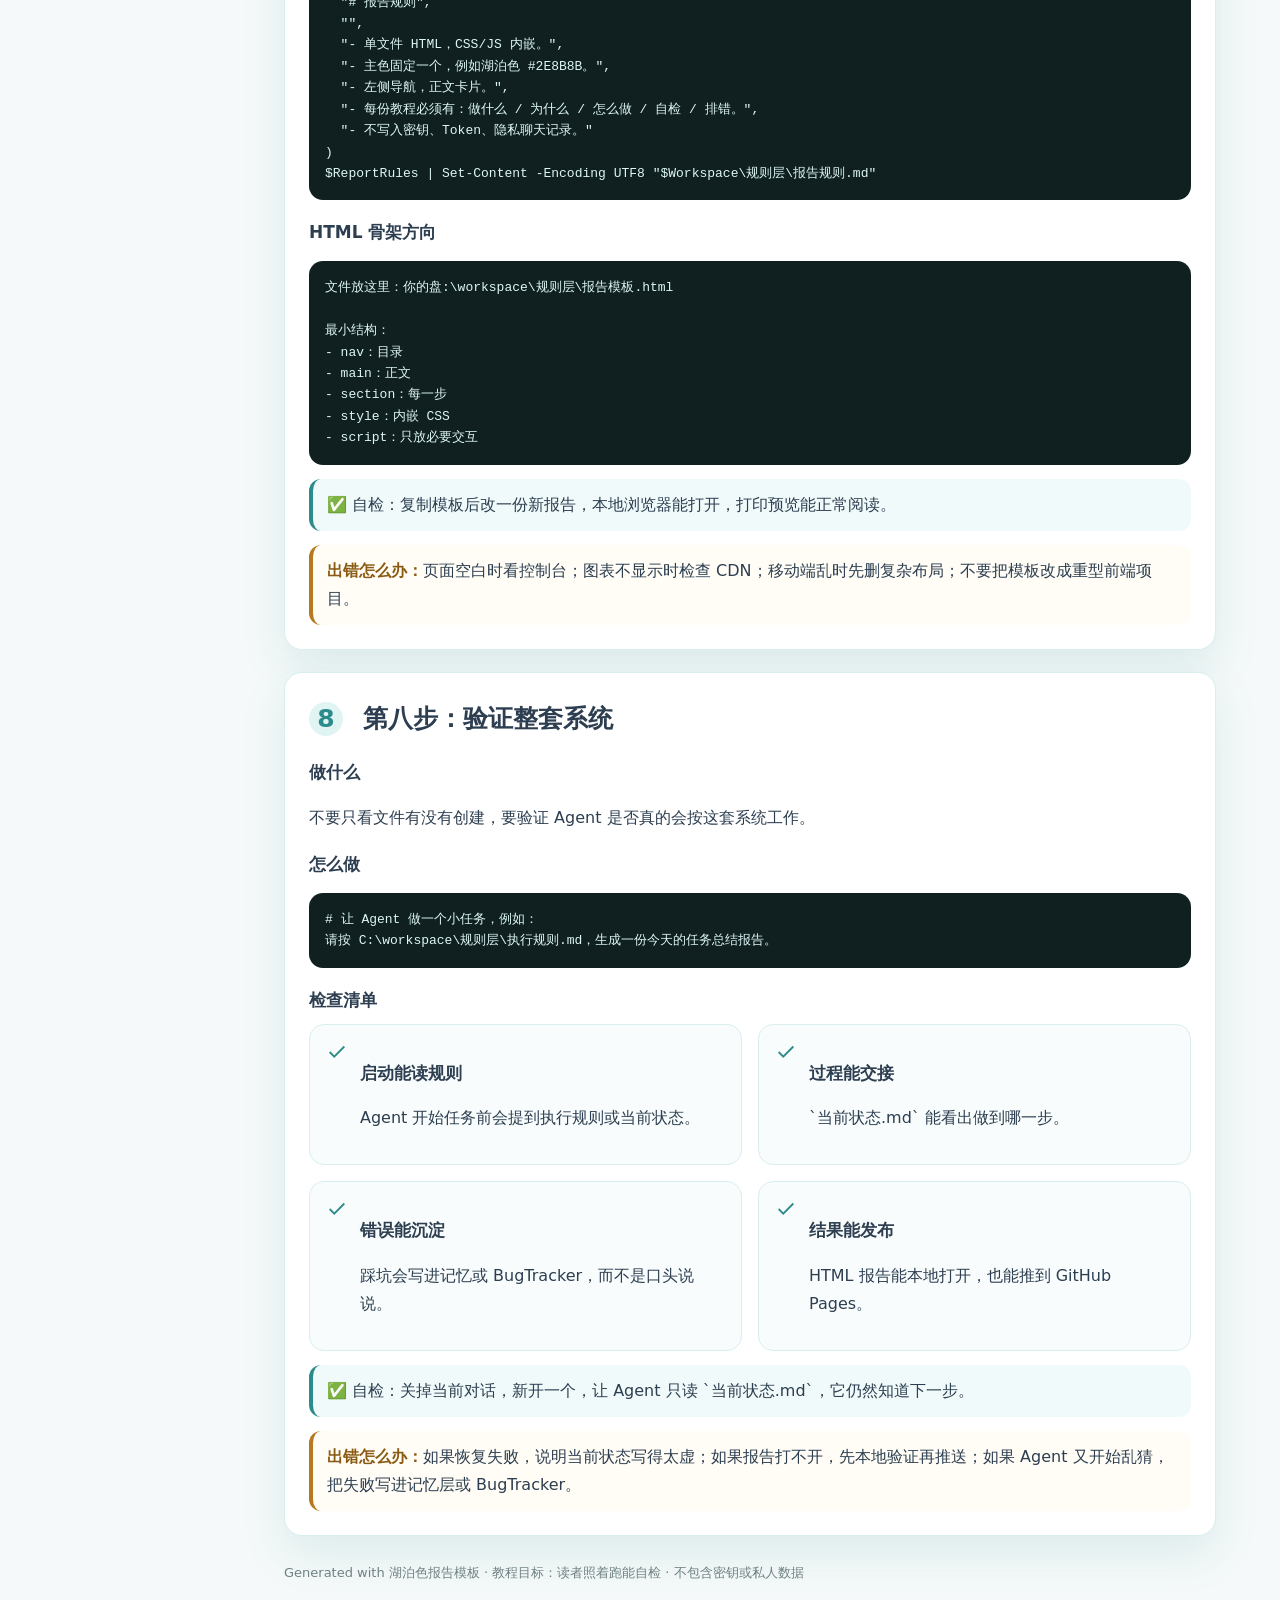
<file: Harness搭建教程.html>
﻿<!doctype html>
<html lang="zh-CN">
<head>
  <meta charset="utf-8">
  <meta name="viewport" content="width=device-width, initial-scale=1">
  <title>Hermes Agent 实战搭建教程</title>
  <style>
    :root{--accent:#2E8B8B;--bg:#F5F9F9;--card:#fff;--text:#2C3E50;--muted:#6F8183;--nav:#1A2B2B;--navText:#A8D8D8;--line:#D9EEEE;--soft:#E0F4F4;--shadow:0 18px 45px rgba(46,139,139,.12);--r:18px}
    *{box-sizing:border-box}html{scroll-behavior:smooth}body{margin:0;background:var(--bg);color:var(--text);font:16px/1.75 system-ui,-apple-system,"Segoe UI",sans-serif}
    .nav{position:fixed;inset:0 auto 0 0;width:220px;background:linear-gradient(180deg,var(--nav),#102020);padding:24px 16px;z-index:10;overflow:auto}
    .brand{color:white;font-weight:850;font-size:18px;margin-bottom:20px}.brand span{display:block;color:var(--navText);font-weight:500;font-size:12px;margin-top:4px}
    .nav a{position:relative;display:block;color:var(--navText);text-decoration:none;border-radius:12px;padding:9px 10px 9px 16px;margin:5px 0;transition:.22s;font-size:14px}
    .nav a:before{content:"";position:absolute;left:4px;top:10px;bottom:10px;width:3px;border-radius:4px;background:transparent;transition:.22s}.nav a:hover,.nav a.active{background:rgba(168,216,216,.13);color:white}.nav a.active:before,.nav a:hover:before{background:var(--accent)}
    main{margin-left:220px;padding:42px clamp(22px,5vw,72px) 34px;max-width:1220px}.hero{animation:fade .6s ease both;margin-bottom:24px}.tag{display:inline-flex;align-items:center;color:var(--accent);background:var(--soft);border:1px solid var(--line);border-radius:999px;padding:5px 12px;font-size:13px;font-weight:750}
    h1{font-size:clamp(38px,6.2vw,70px);line-height:1.04;margin:18px 0 14px;letter-spacing:-.045em}h2{display:flex;align-items:center;gap:10px;margin:0 0 14px;font-size:25px}h3{margin:18px 0 8px;font-size:17px}.meta{color:var(--muted);margin:0 0 20px;max-width:800px}.section{scroll-margin-top:24px;margin:22px 0}.card{background:var(--card);border:1px solid var(--line);border-radius:var(--r);box-shadow:var(--shadow);padding:24px}.summary{border-left:5px solid var(--accent);background:linear-gradient(135deg,#fff,#F0FAFA)}
    .grid{display:grid;grid-template-columns:repeat(3,1fr);gap:14px}.metric{transition:.22s}.metric:hover{transform:translateY(-3px);box-shadow:0 22px 50px rgba(46,139,139,.16)}.metric b{display:block;font-size:28px;color:var(--accent);line-height:1.1}.metric span{color:var(--muted);font-size:13px}.icon{width:22px;height:22px;flex:0 0 auto;stroke:var(--accent);stroke-width:2;fill:none}.stepnum{display:inline-flex;align-items:center;justify-content:center;width:34px;height:34px;border-radius:999px;background:var(--soft);color:var(--accent);font-weight:850;margin-right:10px}.why{background:#F8FCFC;border:1px solid var(--line);border-radius:14px;padding:14px 16px;color:#3B5658}.check{border-left:4px solid var(--accent);background:#F0FAFA;border-radius:12px;padding:12px 14px;margin-top:14px}.trouble{border-left:4px solid #B7791F;background:#FFFDF6;border-radius:12px;padding:12px 14px;margin-top:14px}.trouble strong{color:#8A5A12}.tree,.code{background:#102020;color:#DDF6F6;border-radius:14px;padding:16px;overflow:auto;font:13px/1.65 "Cascadia Code","Consolas",monospace;white-space:pre}.code strong{color:#fff}.steps{display:grid;gap:18px}.mini{display:grid;grid-template-columns:1fr 1fr;gap:14px}.note{color:var(--muted);font-size:14px}.warn{background:#FFFDF6;border:1px solid #E7DFAE;border-radius:14px;padding:14px 16px}table{width:100%;border-collapse:collapse;margin-top:12px}th,td{padding:12px 14px;border-bottom:1px solid var(--line);text-align:left;vertical-align:top}th{background:var(--soft);color:#245d5d}tr:hover td{background:#F8FCFC}.note-strong{margin-top:14px;padding:14px 16px;border-left:4px solid var(--accent);border-radius:12px;background:#F0FAFA}.flow{font:14px/1.8 "Cascadia Code","Consolas",monospace;background:#F8FCFC;border:1px solid var(--line);border-radius:14px;padding:14px 16px;white-space:pre-wrap}.done{display:grid;grid-template-columns:1fr 1fr;gap:16px}.point{display:flex;gap:12px;align-items:flex-start;padding:16px;border-radius:15px;background:#F8FCFC;border:1px solid var(--line)}footer{color:var(--muted);font-size:13px;margin:26px 0 8px}.reveal{opacity:1;transform:none}.js .reveal{opacity:1;transform:none;transition:.22s ease}.js .reveal.visible{opacity:1;transform:none}@keyframes fade{from{opacity:0;transform:translateY(12px)}to{opacity:1;transform:none}}
    @media (max-width:860px){.nav{position:sticky;top:0;width:auto;height:auto;display:flex;gap:8px;overflow:auto;padding:10px 12px}.brand{display:none}.nav a{white-space:nowrap;margin:0}main{margin-left:0;padding:24px 16px}.grid,.mini,.done{grid-template-columns:1fr}.tree,.code{font-size:12px}}
    @media (prefers-reduced-motion:reduce){html{scroll-behavior:auto}.reveal,.metric,.nav a{transition:none}.hero{animation:none}}
    @media print{body{background:white}.nav{display:none}main{margin:0;padding:0}.card{box-shadow:none;break-inside:avoid}.reveal{opacity:1;transform:none}}
  </style>
</head>
<body>
  <nav class="nav" aria-label="教程导航">
    <div class="brand">Hermes 教程<span>八步自检版</span></div>
    <a href="#summary" class="active">摘要</a><a href="#prepare">第〇步 准备</a><a href="#workspace">第一步 Workspace</a><a href="#rules">第二步 规则层</a><a href="#memory">第三步 记忆层</a><a href="#handoff">第四步 双 Agent</a><a href="#protocol">第五步 执行协议</a><a href="#backup">第六步 自动备份</a><a href="#report">第七步 报告模板</a><a href="#verify">第八步 验证</a>
  </nav>
  <main>
    <header class="hero">
      <span class="tag">八步教学 · 每步自检 · 带排错指南</span>
      <h1>Hermes Agent 实战搭建教程</h1>
      <p class="meta">这是一份给新手的搭建手册。你不需要先懂 Harness，按八步走：建 workspace、加规则、加记忆、做交接、加协议、做备份、配报告、最后验证。</p>
    </header>

    <section id="summary" class="section card summary reveal">
      <h2><svg class="icon" viewBox="0 0 24 24"><path d="M7 3h7l4 4v14H7z"/><path d="M14 3v5h5M9 13h6M9 17h6"/></svg>摘要</h2>
      <p><strong>Harness</strong> 可以简单理解为“给 AI Agent 装一套工作安全带和操作台”。它不只是聊天，而是让 Agent 每次都知道：先读什么、怎么做、错了记哪里、完成后怎么交接。</p>
      <div class="grid">
        <div class="card metric"><b>8 步</b><span>从空文件夹到可用体系</span></div>
        <div class="card metric"><b>30 分钟</b><span>能跑通第一版</span></div>
        <div class="card metric"><b>0 后端</b><span>全部用文件驱动</span></div>
      </div>
      <h3>最终目录长这样</h3>
      <pre class="tree">C:\workspace\
├── AGENTS.md                  ← Agent 启动就认这个
├── 规则层\
│   ├── 执行规则.md             ← 所有任务的总规则
│   └── 模型规则\
│       └── 执行脑协议.md        ← 执行风格约束
├── 记忆层\
│   ├── USER.md                ← 你是谁
│   ├── MEMORY.md              ← 环境/工具/事实
│   └── SOUL.md                ← Agent 人格
├── 执行流转层\
│   └── 当前状态.md             ← 双 Agent 交接
├── 报告\
│   └── *.html                 ← 生成的报告
└── 备份脚本                   ← 可选：自动备份</pre>
      <h3>Hermes 原生能力 vs 自定义 Harness</h3>
      <table>
        <thead><tr><th>Hermes 原生能力</th><th>本教程自定义 Harness</th></tr></thead>
        <tbody>
          <tr><td>AGENTS.md 上下文加载</td><td>Workspace 是唯一真相源</td></tr>
          <tr><td>Hermes 自身配置</td><td>共享 SOUL.md / USER.md / MEMORY.md</td></tr>
          <tr><td>Hermes 自身 Memory / Profile / Backup 等机制</td><td>当前状态.md、双 Agent 文件交接、执行规则与验证规则</td></tr>
        </tbody>
      </table>
      <p class="note-strong">本教程不是把所有能力都绑定在 Hermes 内部，而是以 Workspace 作为唯一真相源，让Hermes、Codex以及未来其他 Agent 都能读取同一套共享文件。</p>
      <p class="note">注意：SOUL.md、USER.md、MEMORY.md 放在 workspace 的记忆层里是有意设计，不是路径错误；不要移动到 ~/.hermes/。</p>
    </section>

    <section id="prepare" class="section card reveal">
      <h2><span class="stepnum">0</span>第〇步：你需要的准备</h2>
      <h3>做什么</h3><p>准备 Hermes Agent、一个 AI 编程助手、一个 GitHub 账号，以及一个你准备用来长期放 workspace 的磁盘。</p>
      <h3>为什么</h3><p class="why">Agent 是大脑，workspace 是长期记忆和工作台。没有 workspace，换对话后很容易失去上下文。</p>
      <h3>怎么做</h3><pre class="code"># 检查 Git
 git --version

# 检查 Python
 python --version

# 创建主目录
 mkdir D:</pre>
      <div class="check">✅ 验证：PowerShell 能输出 Git 和 Python 版本，且 `D:` 文件夹存在。</div>
    </section>

    <section id="workspace" class="section card reveal">
      <h2><span class="stepnum">1</span>第一步：建 workspace</h2>
      <h3>做什么</h3><p>创建一个专门给 Agent 读写的工作区，并放入最小版 `AGENTS.md`。</p>
      <h3>为什么</h3><p class="why">`AGENTS.md` 是 Agent 的项目级说明书。新对话、换模型、换工具时，它都能先读这个文件，知道这里的规矩。</p>
      <h3>怎么做</h3><pre class="code">mkdir C:\workspace
notepad C:\workspace\AGENTS.md</pre>
      <h3>AGENTS.md 最小模板</h3><pre class="code"># AGENTS.md

- 默认中文回答。
- 非聊天任务先读 C:\workspace\规则层\执行规则.md。
- 默认只读，不要擅自删除、覆盖、提交或推送。
- 项目文件统一放 C:\代码存放处\。
- 完成任务后更新 C:\workspace\执行流转层\当前状态.md。</pre>
      <div class="check">✅ 自检：先进入 `C:\workspace`，再启动 Agent；确认 `AGENTS.md` 位于这个 workspace 根目录，且文件名不是 `AGENTS.md.txt`。</div>
      <div class="trouble"><strong>出错怎么办：</strong>这是最高优先级排错项。即使 AGENTS.md 内容完全正确，如果 Agent 不是从正确的 Workspace 目录进入，也可能读不到项目规则。排错顺序：1. 检查当前工作目录 / 启动目录；2. 检查 AGENTS.md 是否位于正确 Workspace；3. 检查文件名和大小写；4. 检查文件内容和编码；5. 检查 AGENTS.md 是否正确指向其他规则文件。</div>
      <div class="mini"><pre class="code">错误：
在其他目录启动 Agent，
再期待它自动理解 C:\workspace 的规则。</pre><pre class="code">正确：
先进入 C:\workspace，
再启动或让 Agent 读取该 Workspace。</pre></div>
    </section>

    <section id="rules" class="section card reveal">
      <h2><span class="stepnum">2</span>第二步：搭规则层</h2>
      <h3>做什么</h3><p>创建 `规则层\执行规则.md`，告诉 Agent 接到任务后先做什么、再做什么、什么时候停。</p>
      <h3>为什么</h3><p class="why">没有规则层，Agent 容易凭感觉开干。规则层的作用就是把“先读需求、再执行、最后验证”固定下来。</p>
      <h3>怎么做</h3><pre class="code">mkdir C:\workspace\规则层
notepad C:\workspace\规则层\执行规则.md</pre>
      <h3>执行规则最小模板</h3><pre class="code"># 执行规则

## 三条铁律
1. 非聊天任务先读本文件，再动手。
2. 做项目先明确需求；不清楚就问。
3. 改完必须验证，失败最多重试 3 次。

## Skill 扫描
有相关 skill 就先读 skill，再写代码。

## 收尾
完成后更新 当前状态.md，记录做了什么。</pre>
      <div class="check">✅ 自检：`规则层\执行规则.md` 存在，并能读到“三条铁律”。</div><div class="trouble"><strong>出错怎么办：</strong>Agent 跳过规则时，把“非聊天任务先读 规则层\执行规则.md”放到 AGENTS.md 第一段，不要埋到很后面。</div>
    </section>

    <section id="memory" class="section card reveal">
      <h2><span class="stepnum">3</span>第三步：建记忆层</h2>
      <h3>做什么</h3><p>创建三个记忆文件：`USER.md`、`MEMORY.md`、`SOUL.md`。</p>
      <h3>为什么</h3><p class="why">聊天记录会断，模型会换，但文件能留下。记忆层就是把重要事实从对话里拿出来，放进长期可读的地方。</p>
      <h3>怎么做</h3><pre class="code">mkdir C:\workspace\记忆层
notepad C:\workspace\记忆层\USER.md
notepad C:\workspace\记忆层\MEMORY.md
notepad C:\workspace\记忆层\SOUL.md</pre>
      <div class="mini"><pre class="code"># USER.md

- 用户怎么称呼：
- 用户偏好：
- 常用路径：
- 不喜欢的做事方式：</pre><pre class="code"># MEMORY.md

- 环境配置：
- 常用工具：
- 项目事实：
- 已验证经验：</pre></div>
      <pre class="code"># SOUL.md

- Agent 名字：
- 说话风格：
- 行为边界：
- 和用户的协作方式：</pre>
      <div class="check">✅ 自检：三个文件都存在，打开后中文不乱码。</div><div class="trouble"><strong>出错怎么办：</strong>Agent 记不住时，不要只说“你记住”。要把事实写进对应文件；如果乱码，用 VS Code 右下角编码改成 UTF-8 保存。</div>
    </section>

    <section id="handoff" class="section card reveal">
      <h2><span class="stepnum">4</span>第四步：双 Agent 协作</h2>
      <h3>做什么</h3><p>把 `当前状态.md` 当成人控总控台，而不是普通记事本。用户负责总控和决策，Hermes负责分析/方案/复盘，Codex负责执行/修改/验证。</p>
      <h3>为什么</h3><p class="why">两个独立 Agent 不应该靠口头记忆传话。`当前状态.md` 是唯一任务交接面：谁负责、等谁决策、改了哪些文件、验证到哪一步，都写在这里。</p>
      <h3>怎么做</h3><pre class="code">mkdir C:\workspace\执行流转层
notepad C:\workspace\执行流转层\当前状态.md</pre>
      <h3>当前状态.md 总控台模板</h3><pre class="code"># 当前状态

任务 ID：TASK-YYYYMMDD-001
任务名称：[任务名]
当前阶段：待分析 / 分析中 / 待决策 / 待执行 / 执行中 / 待验收 / 已完成
当前负责人：[Hermes/Codex/用户]
验收人：用户
依赖任务：无
最后更新：YYYY-MM-DD

## 用户原始目标
[用户说了什么]

## Hermes分析结论
[方案摘要]

## 用户决定
采用：[是/否]
不采用：[理由]
暂缓：[理由]

## 给Codex的执行任务
[目标/修改位置/具体改动/不能改什么/验收标准]

## Codex执行结果
[改了什么/验证结果]

## 待确认问题
[阻塞/需要用户看]

## 下一步
[具体动作]

## 涉及文件
- [路径1]
- [路径2]</pre>
      <h3>状态流转</h3><pre class="flow">正常流转：待分析 → 分析中 → 待决策 → 待执行 → 执行中 → 待验收 → 已完成
异常流转：待决策 → 暂缓
异常流转：待验收 → 需要修改 → 待执行</pre>
      <h3>Hermes交付格式</h3><div class="mini"><pre class="code">第一层：给用户看
- 判断：方向对/不对/砍掉什么
- 建议：怎么做
- 风险：哪里可能翻车</pre><pre class="code">第二层：给Codex的纯执行包
- 目标
- 修改位置
- 具体改动
- 不能改什么
- 验收标准</pre></div>
      <div class="check">✅ 自检：新开一个对话，只给 Agent 读 `当前状态.md`，它能说出当前阶段、当前负责人、用户决定、给Codex的执行任务和下一步。</div><div class="trouble"><strong>出错怎么办：</strong>如果交接混乱，先看当前阶段是不是停在“待决策”或“待验收”；如果没有用户决定，不要让执行 Agent 直接改文件。</div>
    </section>

    <section id="protocol" class="section card reveal">
      <h2><span class="stepnum">5</span>第五步：加执行脑协议</h2>
      <h3>做什么</h3><p>创建一份专门约束执行风格的协议，让 Agent 不要闷头乱干。</p>
      <h3>为什么</h3><p class="why">`AGENTS.md` 管总规则，执行脑协议管具体做事风格：先审后干、敢砍简化、写完必验、成本意识。</p>
      <h3>怎么做</h3><pre class="code">mkdir C:\workspace\规则层\模型规则
notepad C:\workspace\规则层\模型规则\执行脑协议.md</pre>
      <h3>协议最小模板</h3><pre class="code"># 执行脑协议

1. 先审后干：读完方案先判断是否可行。
2. 敢砍简化：过度设计直接压成 MVP。
3. 写完必验：代码、配置、文档都要检查。
4. 成本意识：能本地做不用 API。
5. 诚实原则：卡了就说卡在哪里。
6. 状态同步：项目结束更新 当前状态.md。</pre>
      <h3>挂到 AGENTS.md</h3><pre class="code"># 在 AGENTS.md 增加一行
- 执行任务前读取 C:\workspace\规则层\模型规则\执行脑协议.md。</pre>
      <div class="check">✅ 自检：打开 `AGENTS.md`，能看到执行脑协议路径。</div><div class="trouble"><strong>出错怎么办：</strong>Agent 没按协议执行时，把协议路径放到 AGENTS.md 前 10 行；太靠后容易被长上下文淹没。</div>
    </section>

    <section id="backup" class="section card reveal">
      <h2><span class="stepnum">6</span>第六步：自动备份</h2>
      <h3>做什么</h3><p>把 workspace 定时备份到 GitHub 私有仓库，防止规则、记忆、状态文件丢失。</p>
      <h3>为什么</h3><p class="why">规则层和记忆层一旦丢了，Agent 就会“失忆”。备份是这套系统的保险。</p>
      <h3>怎么做</h3><pre class="code"># 1. 在 GitHub 创建私有仓库，例如 workspace-backup
# 2. 本地初始化
cd C:\workspace
git init
git remote add origin https://github.com/你的用户名/workspace-backup.git

# 3. 第一次提交
git add .
git commit -m "Initial workspace backup"
git push -u origin main</pre>
      <h3>任务计划程序</h3><pre class="code"># 每天 00:00 运行备份脚本，示例：
schtasks /create /tn WorkspaceBackup /tr "C:\备份\backup_workspace.bat" /sc daily /st 00:00</pre>
      <div class="warn">注意：备份前必须排除 `.env`、Token、API Key、聊天记录、数据库和个人隐私文件。</div>
      <div class="check">✅ 自检：GitHub 私有仓库能看到提交；本地 `git status` 没有意外文件。</div><div class="trouble"><strong>出错怎么办：</strong>中文路径乱码时，bat 只做启动器，逻辑放 ps1；push 失败时，检查 remote 地址和 GitHub 登录；误提交密钥时立刻撤销并换 key。</div>
    </section>

    <section id="report" class="section card reveal">
      <h2><span class="stepnum">7</span>第七步：配置自己的报告模板</h2>
      <h3>做什么</h3><p>先写自己的报告规则，再做一个单文件 HTML 骨架。不要照抄别人的模板，把输出标准固定下来。</p>
      <h3>为什么</h3><p class="why">报告模板的价值不是好看，而是固定输出标准：标题、摘要、步骤、验证、排错、结论。</p>
      <h3>怎么做</h3><pre class="code">$Workspace = "C:\workspace"
$ReportRules = @(
  "# 报告规则",
  "",
  "- 单文件 HTML，CSS/JS 内嵌。",
  "- 主色固定一个，例如湖泊色 #2E8B8B。",
  "- 左侧导航，正文卡片。",
  "- 每份教程必须有：做什么 / 为什么 / 怎么做 / 自检 / 排错。",
  "- 不写入密钥、Token、隐私聊天记录。"
)
$ReportRules | Set-Content -Encoding UTF8 "$Workspace\规则层\报告规则.md"</pre>
      <h3>HTML 骨架方向</h3><pre class="code">文件放这里：你的盘:\workspace\规则层\报告模板.html

最小结构：
- nav：目录
- main：正文
- section：每一步
- style：内嵌 CSS
- script：只放必要交互</pre>
      <div class="check">✅ 自检：复制模板后改一份新报告，本地浏览器能打开，打印预览能正常阅读。</div><div class="trouble"><strong>出错怎么办：</strong>页面空白时看控制台；图表不显示时检查 CDN；移动端乱时先删复杂布局；不要把模板改成重型前端项目。</div>
    </section>

    <section id="verify" class="section card reveal">
      <h2><span class="stepnum">8</span>第八步：验证整套系统</h2>
      <h3>做什么</h3><p>不要只看文件有没有创建，要验证 Agent 是否真的会按这套系统工作。</p>
      <h3>怎么做</h3><pre class="code"># 让 Agent 做一个小任务，例如：
请按 C:\workspace\规则层\执行规则.md，生成一份今天的任务总结报告。</pre>
      <h3>检查清单</h3><div class="done">
        <div class="point"><svg class="icon" viewBox="0 0 24 24"><path d="M20 6 9 17l-5-5"/></svg><div><h3>启动能读规则</h3><p>Agent 开始任务前会提到执行规则或当前状态。</p></div></div>
        <div class="point"><svg class="icon" viewBox="0 0 24 24"><path d="M20 6 9 17l-5-5"/></svg><div><h3>过程能交接</h3><p>`当前状态.md` 能看出做到哪一步。</p></div></div>
        <div class="point"><svg class="icon" viewBox="0 0 24 24"><path d="M20 6 9 17l-5-5"/></svg><div><h3>错误能沉淀</h3><p>踩坑会写进记忆或 BugTracker，而不是口头说说。</p></div></div>
        <div class="point"><svg class="icon" viewBox="0 0 24 24"><path d="M20 6 9 17l-5-5"/></svg><div><h3>结果能发布</h3><p>HTML 报告能本地打开，也能推到 GitHub Pages。</p></div></div>
      </div>
      <div class="check">✅ 自检：关掉当前对话，新开一个，让 Agent 只读 `当前状态.md`，它仍然知道下一步。</div><div class="trouble"><strong>出错怎么办：</strong>如果恢复失败，说明当前状态写得太虚；如果报告打不开，先本地验证再推送；如果 Agent 又开始乱猜，把失败写进记忆层或 BugTracker。</div>
    </section>

    <footer>Generated with 湖泊色报告模板 · 教程目标：读者照着跑能自检 · 不包含密钥或私人数据</footer>
  </main>
  <script>
    document.documentElement.classList.add('js');
    const links=[...document.querySelectorAll('.nav a')], sections=links.map(a=>document.querySelector(a.hash));
    const observer=new IntersectionObserver(entries=>entries.forEach(e=>{if(e.isIntersecting){links.forEach(a=>a.classList.toggle('active',a.hash==='#'+e.target.id));}}),{rootMargin:'-35% 0px -55% 0px'});
    sections.forEach(s=>s&&observer.observe(s));
    const reveal=new IntersectionObserver(es=>es.forEach(e=>{if(e.isIntersecting)e.target.classList.add('visible')}),{threshold:.12});
    document.querySelectorAll('.reveal').forEach(el=>reveal.observe(el));
  </script>
</body>
</html>
</file>
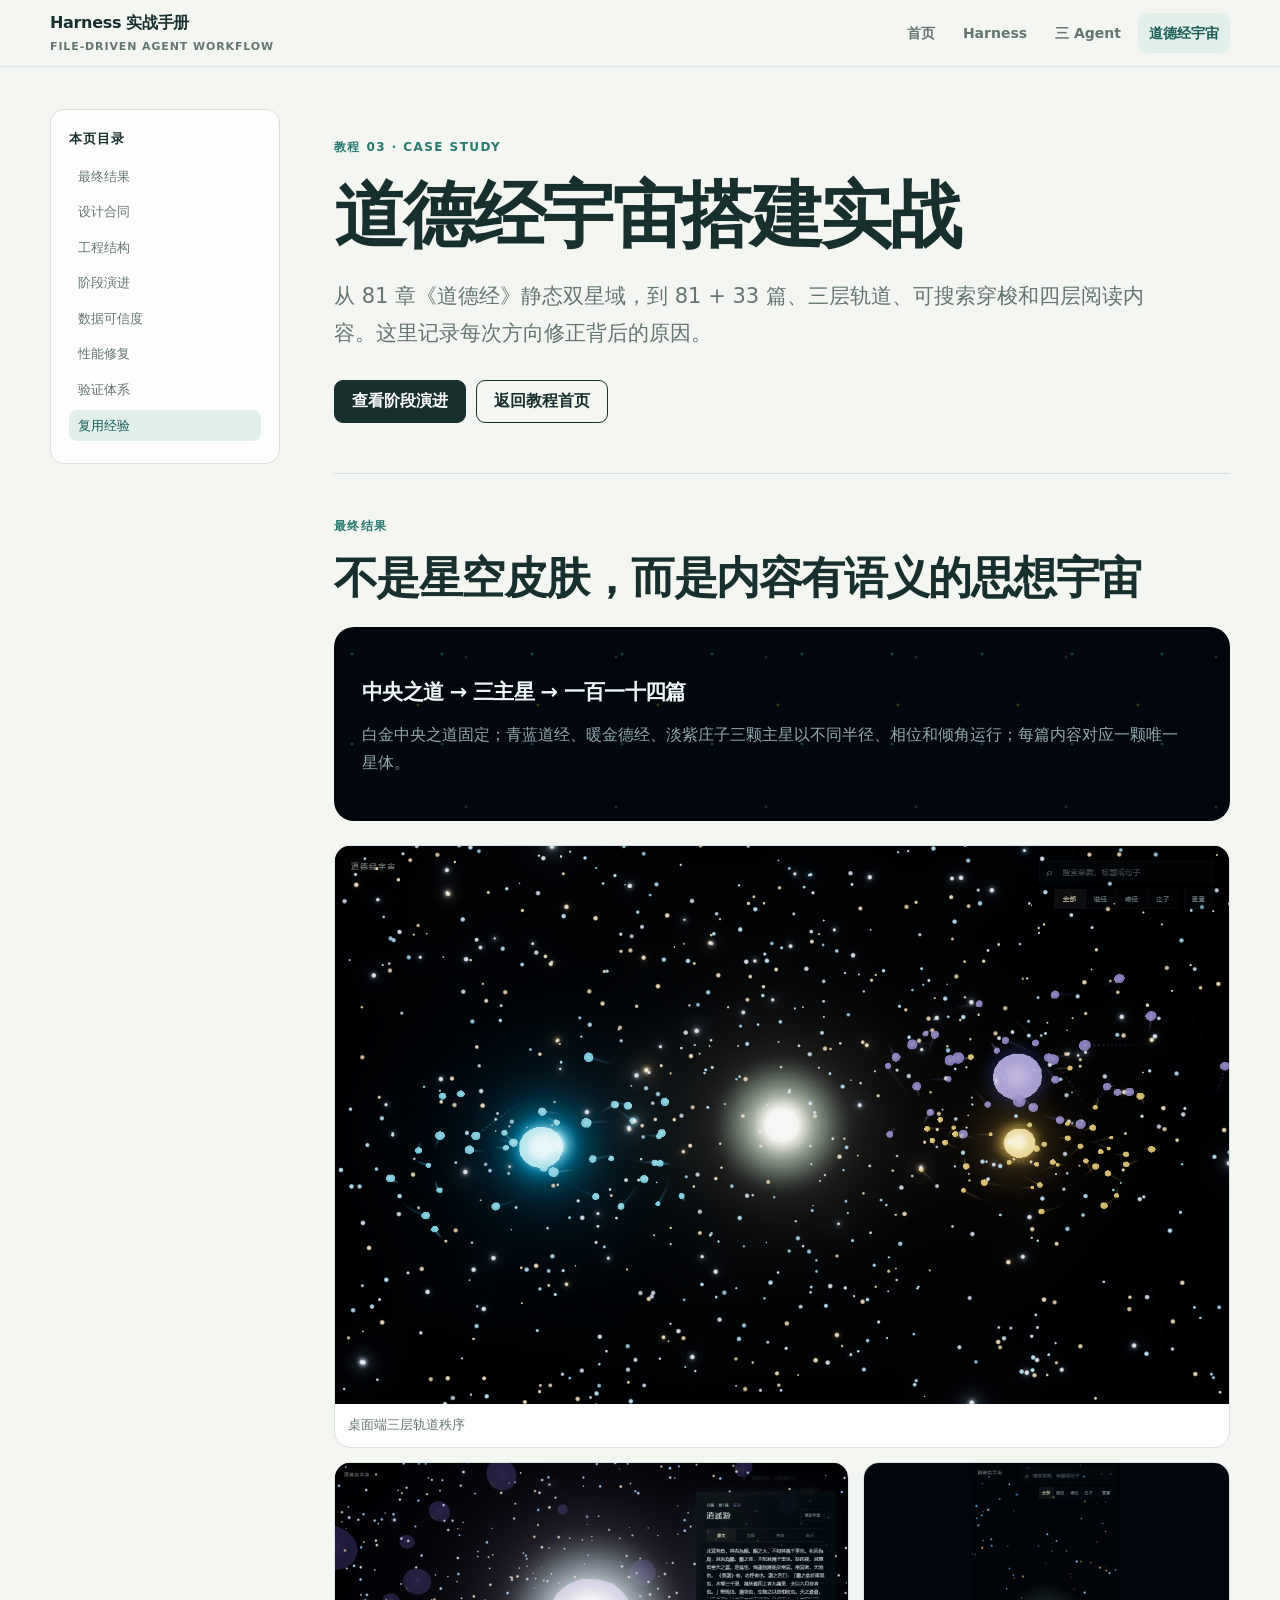
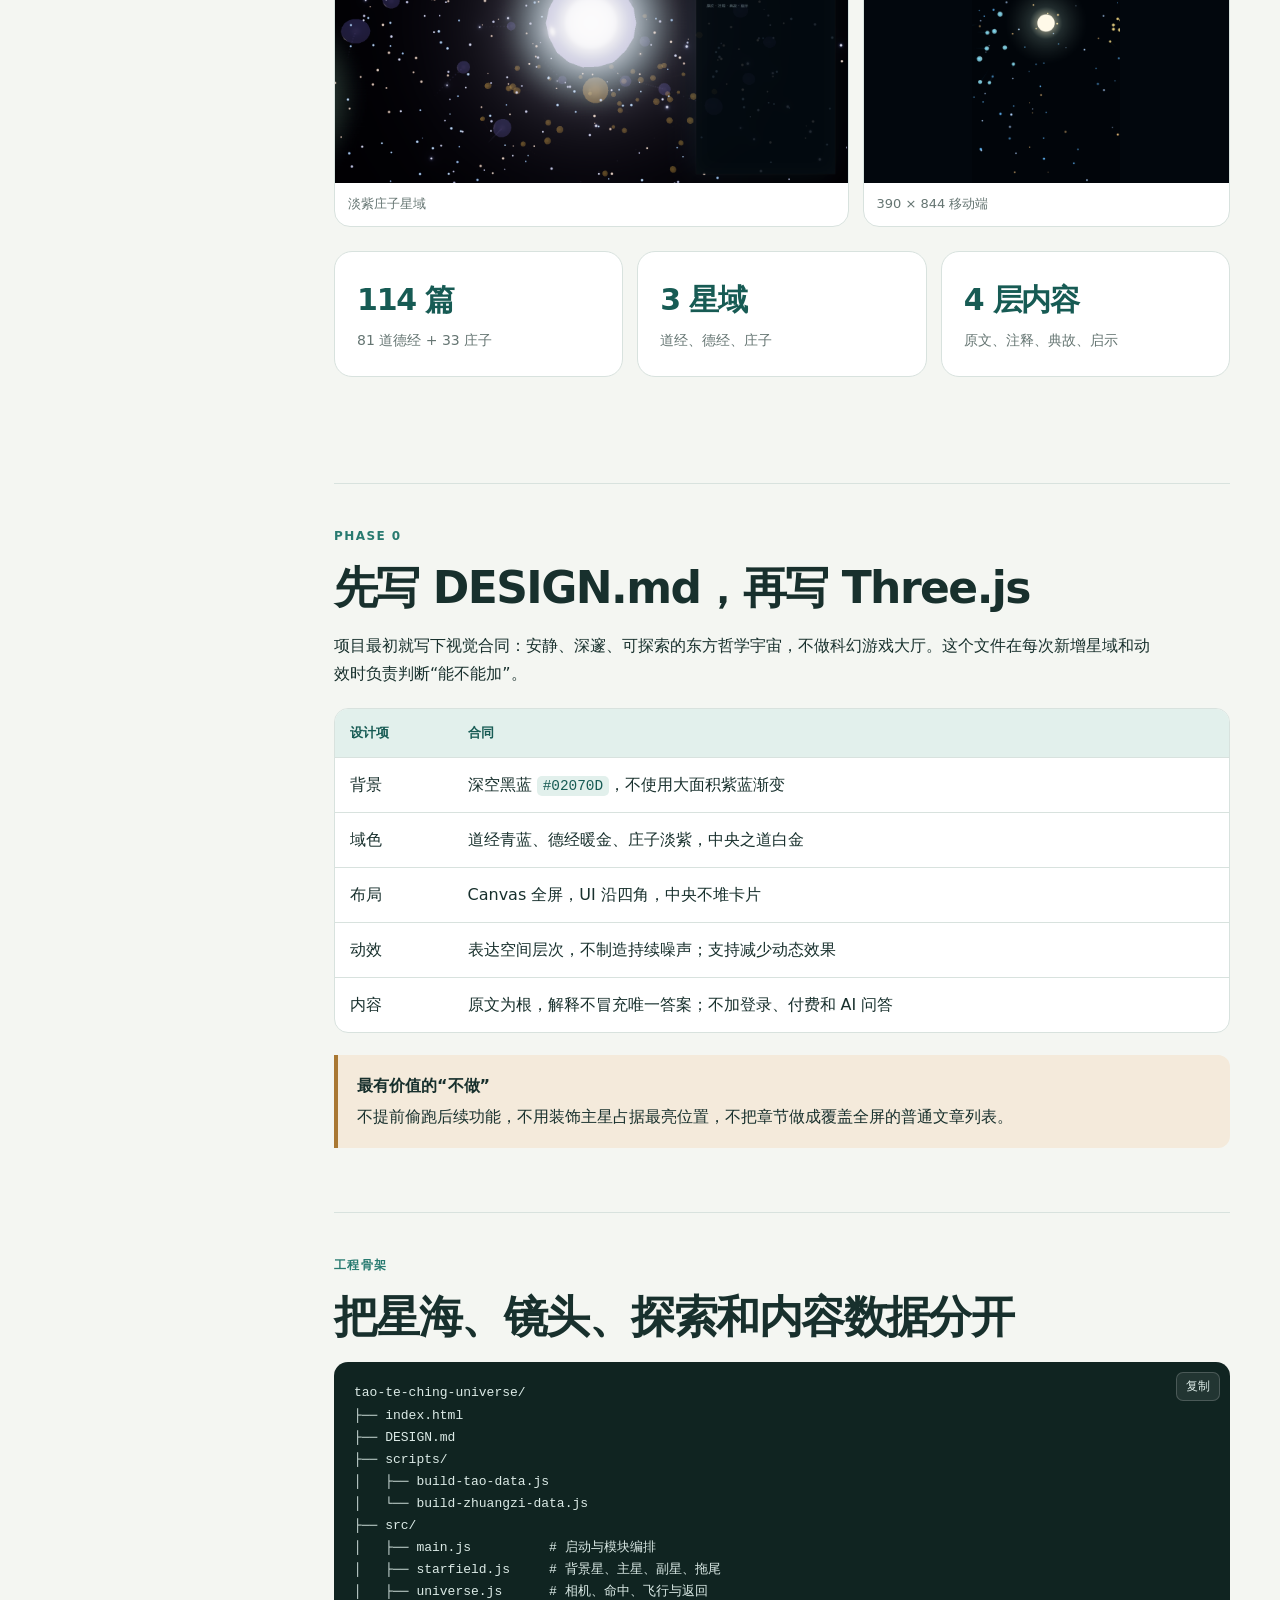
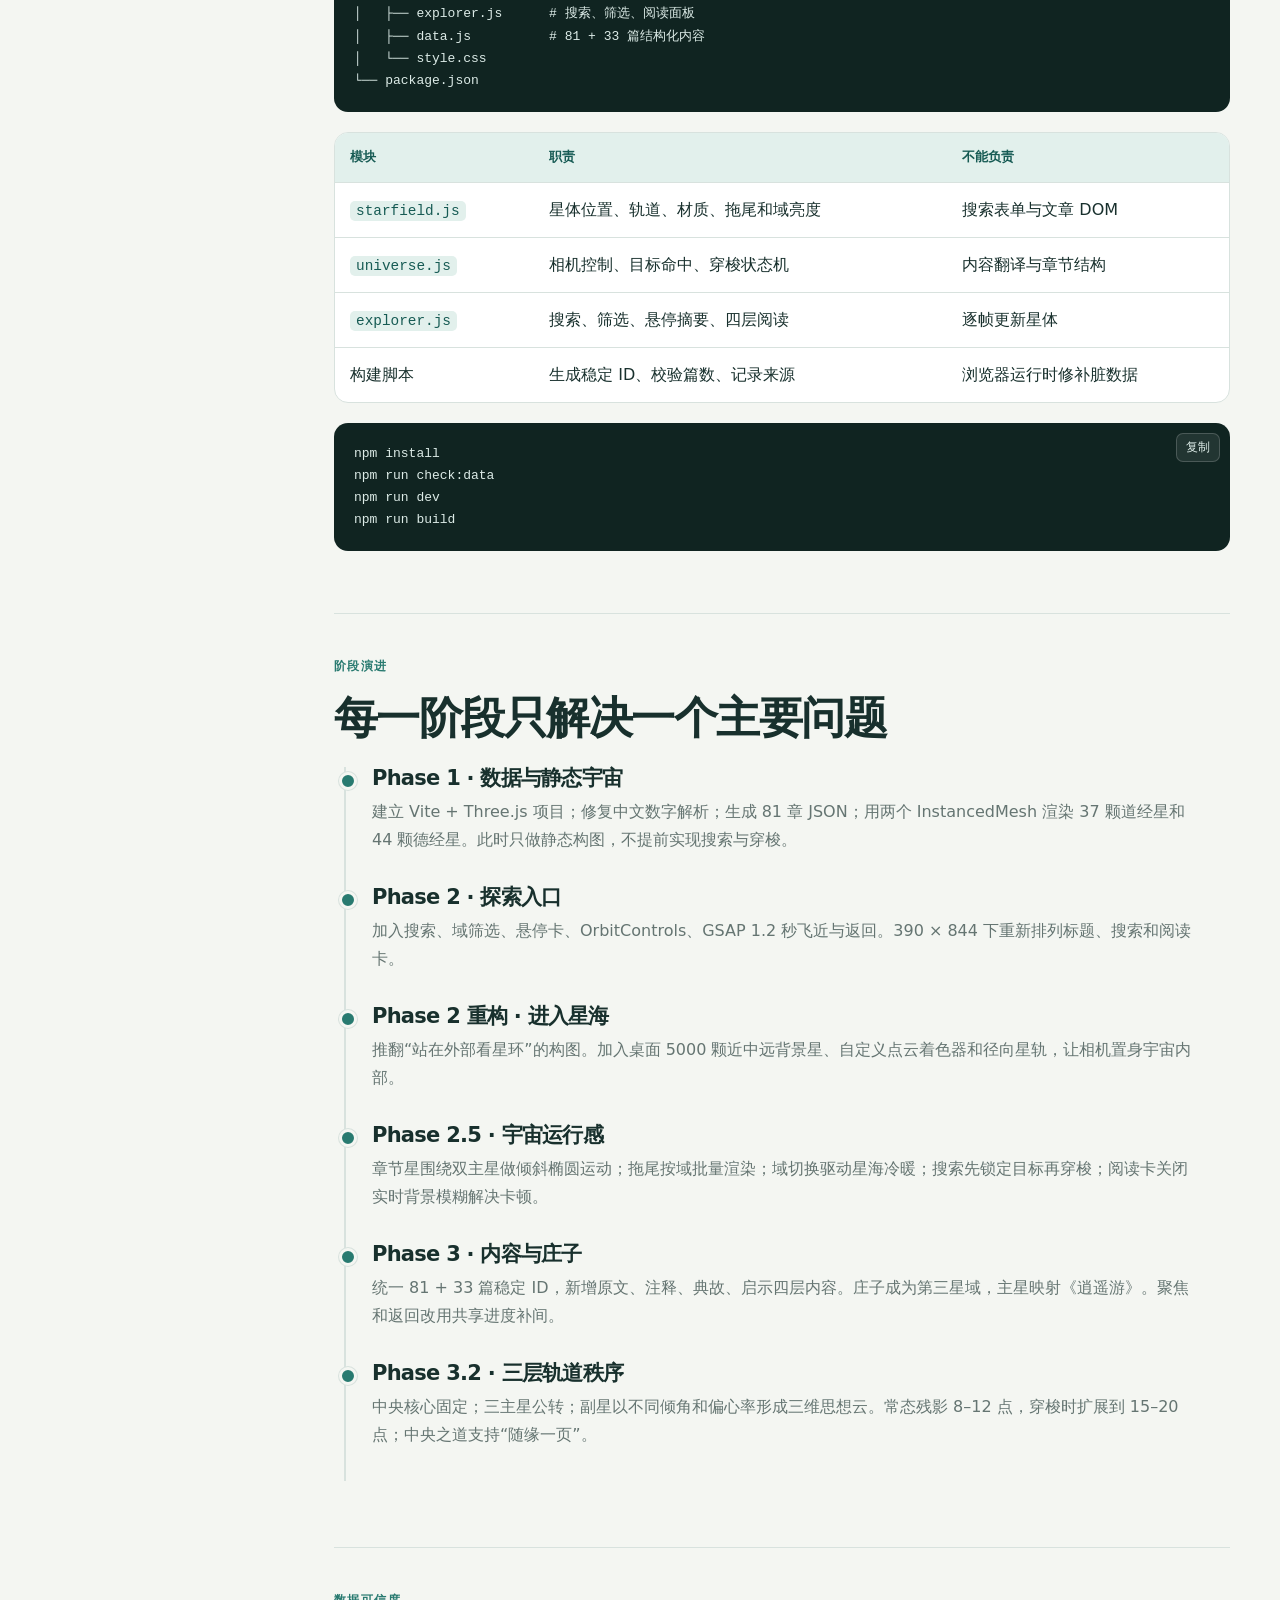
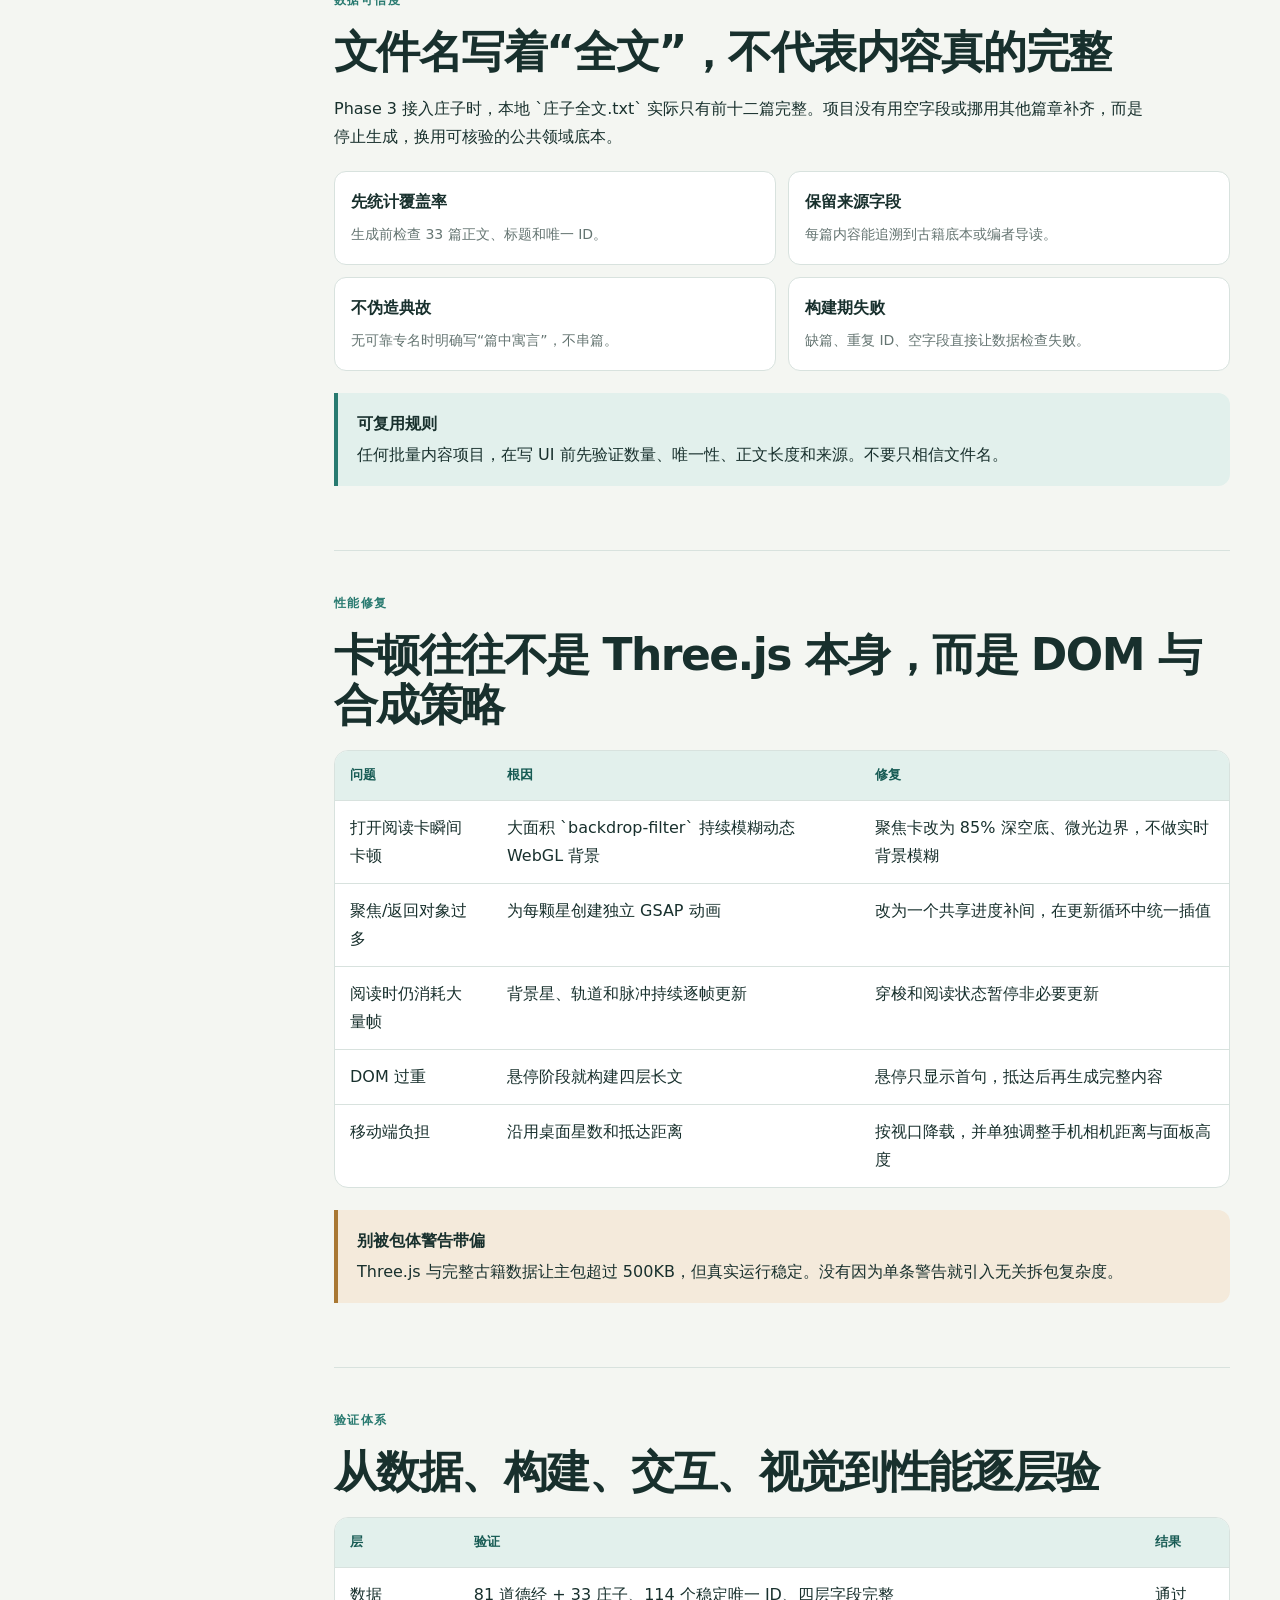
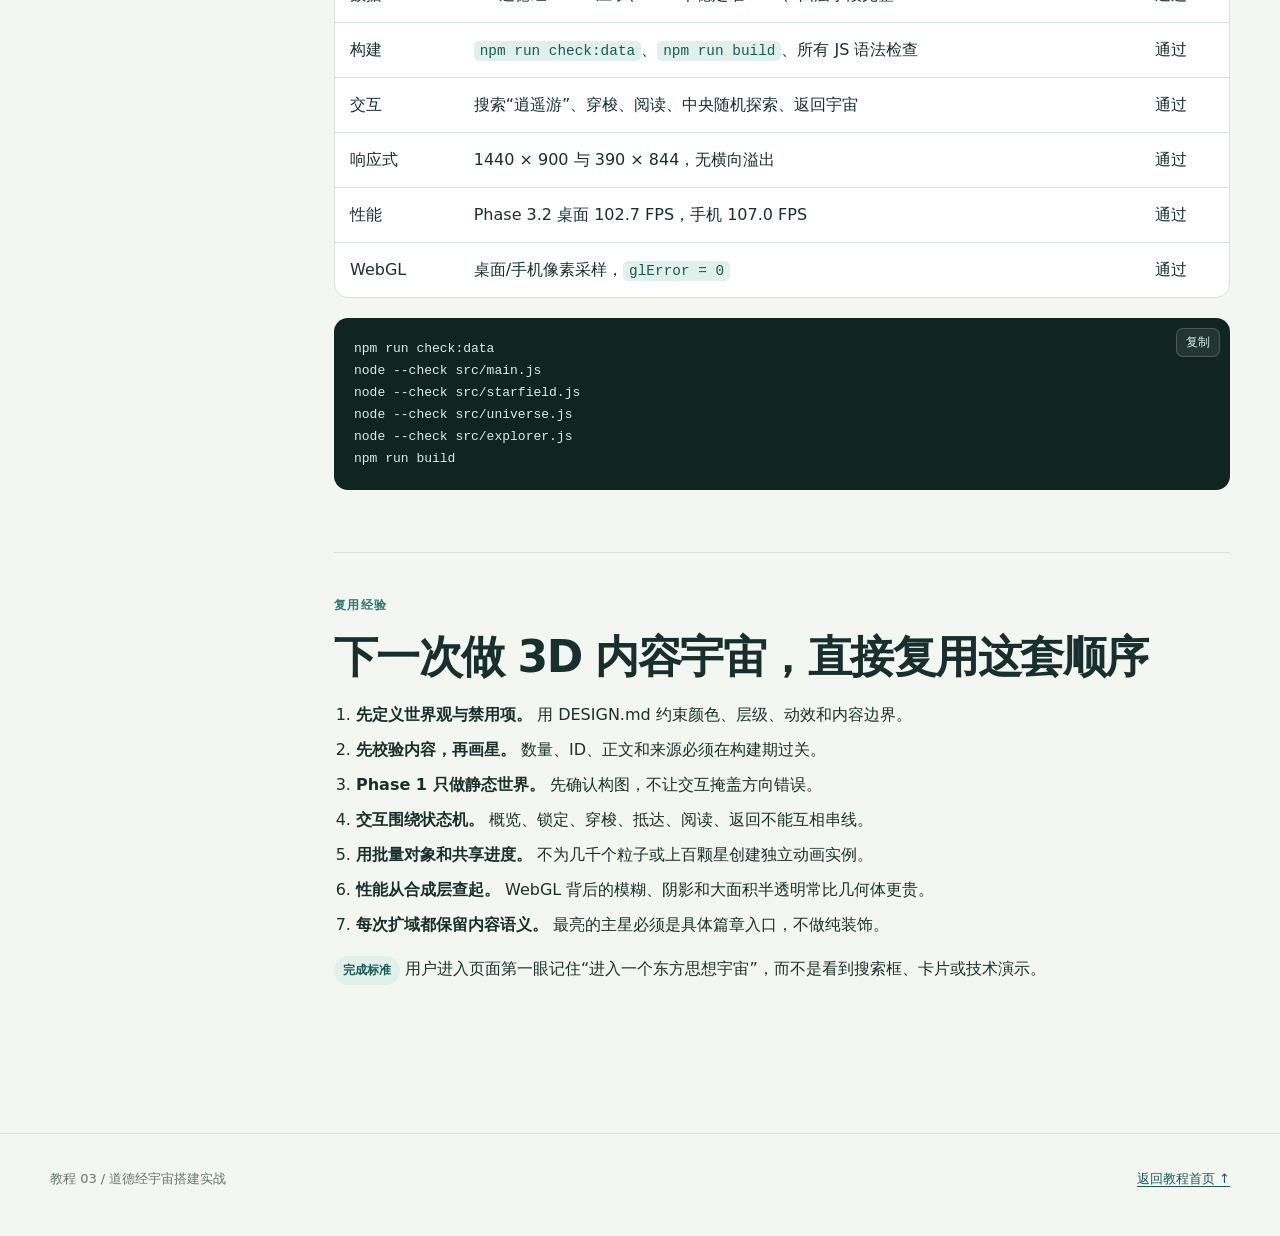
<file: tao-universe.html>
<!doctype html>
<html lang="zh-CN">
<head>
  <meta charset="utf-8">
  <meta name="viewport" content="width=device-width, initial-scale=1">
  <meta name="description" content="道德经宇宙从 81 章数据到 114 篇三维思想宇宙的完整搭建过程。">
  <title>道德经宇宙搭建实战</title>
  <link rel="stylesheet" href="assets/site.css">
</head>
<body>
  <a class="skip-link" href="#article">跳到正文</a>
  <header class="site-header">
    <div class="header-inner">
      <a class="brand" href="index.html">Harness 实战手册<small>File-driven agent workflow</small></a>
      <button class="nav-toggle" type="button" aria-expanded="false" aria-controls="site-nav">导航</button>
      <nav class="site-nav" id="site-nav" aria-label="主导航">
        <a href="index.html">首页</a><a href="harness.html">Harness</a><a href="three-agents.html">三 Agent</a><a href="tao-universe.html" aria-current="page">道德经宇宙</a>
      </nav>
    </div>
  </header>

  <main class="page chapter-layout">
    <aside class="toc" aria-label="页内目录">
      <strong>本页目录</strong>
      <a href="#result">最终结果</a>
      <a href="#contract">设计合同</a>
      <a href="#architecture">工程结构</a>
      <a href="#phases">阶段演进</a>
      <a href="#data">数据可信度</a>
      <a href="#performance">性能修复</a>
      <a href="#validation">验证体系</a>
      <a href="#lessons">复用经验</a>
    </aside>

    <article class="article" id="article">
      <header>
        <p class="eyebrow">教程 03 · Case Study</p>
        <h1>道德经宇宙搭建实战</h1>
        <p class="lede">从 81 章《道德经》静态双星域，到 81 + 33 篇、三层轨道、可搜索穿梭和四层阅读内容。这里记录每次方向修正背后的原因。</p>
        <div class="actions"><a class="button" href="#phases">查看阶段演进</a><a class="button secondary" href="index.html">返回教程首页</a></div>
      </header>

      <section id="result">
        <p class="eyebrow">最终结果</p>
        <h2>不是星空皮肤，而是内容有语义的思想宇宙</h2>
        <div class="cosmos-panel">
          <h3>中央之道 → 三主星 → 一百一十四篇</h3>
          <p>白金中央之道固定；青蓝道经、暖金德经、淡紫庄子三颗主星以不同半径、相位和倾角运行；每篇内容对应一颗唯一星体。</p>
        </div>
        <div class="gallery">
          <figure><img src="assets/tao-desktop.png" alt="道德经宇宙桌面端全景"><figcaption>桌面端三层轨道秩序</figcaption></figure>
          <figure><img src="assets/tao-zhuangzi.png" alt="庄子星域桌面端画面"><figcaption>淡紫庄子星域</figcaption></figure>
          <figure><img src="assets/tao-mobile.png" alt="道德经宇宙移动端画面"><figcaption>390 × 844 移动端</figcaption></figure>
        </div>
        <div class="metric-grid">
          <div class="metric"><b>114 篇</b><span>81 道德经 + 33 庄子</span></div>
          <div class="metric"><b>3 星域</b><span>道经、德经、庄子</span></div>
          <div class="metric"><b>4 层内容</b><span>原文、注释、典故、启示</span></div>
        </div>
      </section>

      <section id="contract">
        <p class="eyebrow">Phase 0</p>
        <h2>先写 DESIGN.md，再写 Three.js</h2>
        <p>项目最初就写下视觉合同：安静、深邃、可探索的东方哲学宇宙，不做科幻游戏大厅。这个文件在每次新增星域和动效时负责判断“能不能加”。</p>
        <div class="table-wrap"><table>
          <thead><tr><th>设计项</th><th>合同</th></tr></thead>
          <tbody>
            <tr><td>背景</td><td>深空黑蓝 <code>#02070D</code>，不使用大面积紫蓝渐变</td></tr>
            <tr><td>域色</td><td>道经青蓝、德经暖金、庄子淡紫，中央之道白金</td></tr>
            <tr><td>布局</td><td>Canvas 全屏，UI 沿四角，中央不堆卡片</td></tr>
            <tr><td>动效</td><td>表达空间层次，不制造持续噪声；支持减少动态效果</td></tr>
            <tr><td>内容</td><td>原文为根，解释不冒充唯一答案；不加登录、付费和 AI 问答</td></tr>
          </tbody>
        </table></div>
        <div class="callout warning"><strong>最有价值的“不做”</strong>不提前偷跑后续功能，不用装饰主星占据最亮位置，不把章节做成覆盖全屏的普通文章列表。</div>
      </section>

      <section id="architecture">
        <p class="eyebrow">工程骨架</p>
        <h2>把星海、镜头、探索和内容数据分开</h2>
        <pre class="tree"><code>tao-te-ching-universe/
├── index.html
├── DESIGN.md
├── scripts/
│   ├── build-tao-data.js
│   └── build-zhuangzi-data.js
├── src/
│   ├── main.js          # 启动与模块编排
│   ├── starfield.js     # 背景星、主星、副星、拖尾
│   ├── universe.js      # 相机、命中、飞行与返回
│   ├── explorer.js      # 搜索、筛选、阅读面板
│   ├── data.js          # 81 + 33 篇结构化内容
│   └── style.css
└── package.json</code></pre>
        <div class="table-wrap"><table>
          <thead><tr><th>模块</th><th>职责</th><th>不能负责</th></tr></thead>
          <tbody>
            <tr><td><code>starfield.js</code></td><td>星体位置、轨道、材质、拖尾和域亮度</td><td>搜索表单与文章 DOM</td></tr>
            <tr><td><code>universe.js</code></td><td>相机控制、目标命中、穿梭状态机</td><td>内容翻译与章节结构</td></tr>
            <tr><td><code>explorer.js</code></td><td>搜索、筛选、悬停摘要、四层阅读</td><td>逐帧更新星体</td></tr>
            <tr><td>构建脚本</td><td>生成稳定 ID、校验篇数、记录来源</td><td>浏览器运行时修补脏数据</td></tr>
          </tbody>
        </table></div>
        <pre><code>npm install
npm run check:data
npm run dev
npm run build</code></pre>
      </section>

      <section id="phases">
        <p class="eyebrow">阶段演进</p>
        <h2>每一阶段只解决一个主要问题</h2>
        <div class="timeline">
          <div class="timeline-item">
            <h3>Phase 1 · 数据与静态宇宙</h3>
            <p>建立 Vite + Three.js 项目；修复中文数字解析；生成 81 章 JSON；用两个 InstancedMesh 渲染 37 颗道经星和 44 颗德经星。此时只做静态构图，不提前实现搜索与穿梭。</p>
          </div>
          <div class="timeline-item">
            <h3>Phase 2 · 探索入口</h3>
            <p>加入搜索、域筛选、悬停卡、OrbitControls、GSAP 1.2 秒飞近与返回。390 × 844 下重新排列标题、搜索和阅读卡。</p>
          </div>
          <div class="timeline-item">
            <h3>Phase 2 重构 · 进入星海</h3>
            <p>推翻“站在外部看星环”的构图。加入桌面 5000 颗近中远背景星、自定义点云着色器和径向星轨，让相机置身宇宙内部。</p>
          </div>
          <div class="timeline-item">
            <h3>Phase 2.5 · 宇宙运行感</h3>
            <p>章节星围绕双主星做倾斜椭圆运动；拖尾按域批量渲染；域切换驱动星海冷暖；搜索先锁定目标再穿梭；阅读卡关闭实时背景模糊解决卡顿。</p>
          </div>
          <div class="timeline-item">
            <h3>Phase 3 · 内容与庄子</h3>
            <p>统一 81 + 33 篇稳定 ID，新增原文、注释、典故、启示四层内容。庄子成为第三星域，主星映射《逍遥游》。聚焦和返回改用共享进度补间。</p>
          </div>
          <div class="timeline-item">
            <h3>Phase 3.2 · 三层轨道秩序</h3>
            <p>中央核心固定；三主星公转；副星以不同倾角和偏心率形成三维思想云。常态残影 8–12 点，穿梭时扩展到 15–20 点；中央之道支持“随缘一页”。</p>
          </div>
        </div>
      </section>

      <section id="data">
        <p class="eyebrow">数据可信度</p>
        <h2>文件名写着“全文”，不代表内容真的完整</h2>
        <p>Phase 3 接入庄子时，本地 `庄子全文.txt` 实际只有前十二篇完整。项目没有用空字段或挪用其他篇章补齐，而是停止生成，换用可核验的公共领域底本。</p>
        <div class="checklist">
          <div class="check-item"><b>先统计覆盖率</b><span>生成前检查 33 篇正文、标题和唯一 ID。</span></div>
          <div class="check-item"><b>保留来源字段</b><span>每篇内容能追溯到古籍底本或编者导读。</span></div>
          <div class="check-item"><b>不伪造典故</b><span>无可靠专名时明确写“篇中寓言”，不串篇。</span></div>
          <div class="check-item"><b>构建期失败</b><span>缺篇、重复 ID、空字段直接让数据检查失败。</span></div>
        </div>
        <div class="callout"><strong>可复用规则</strong>任何批量内容项目，在写 UI 前先验证数量、唯一性、正文长度和来源。不要只相信文件名。</div>
      </section>

      <section id="performance">
        <p class="eyebrow">性能修复</p>
        <h2>卡顿往往不是 Three.js 本身，而是 DOM 与合成策略</h2>
        <div class="table-wrap"><table>
          <thead><tr><th>问题</th><th>根因</th><th>修复</th></tr></thead>
          <tbody>
            <tr><td>打开阅读卡瞬间卡顿</td><td>大面积 `backdrop-filter` 持续模糊动态 WebGL 背景</td><td>聚焦卡改为 85% 深空底、微光边界，不做实时背景模糊</td></tr>
            <tr><td>聚焦/返回对象过多</td><td>为每颗星创建独立 GSAP 动画</td><td>改为一个共享进度补间，在更新循环中统一插值</td></tr>
            <tr><td>阅读时仍消耗大量帧</td><td>背景星、轨道和脉冲持续逐帧更新</td><td>穿梭和阅读状态暂停非必要更新</td></tr>
            <tr><td>DOM 过重</td><td>悬停阶段就构建四层长文</td><td>悬停只显示首句，抵达后再生成完整内容</td></tr>
            <tr><td>移动端负担</td><td>沿用桌面星数和抵达距离</td><td>按视口降载，并单独调整手机相机距离与面板高度</td></tr>
          </tbody>
        </table></div>
        <div class="callout warning"><strong>别被包体警告带偏</strong>Three.js 与完整古籍数据让主包超过 500KB，但真实运行稳定。没有因为单条警告就引入无关拆包复杂度。</div>
      </section>

      <section id="validation">
        <p class="eyebrow">验证体系</p>
        <h2>从数据、构建、交互、视觉到性能逐层验</h2>
        <div class="table-wrap"><table>
          <thead><tr><th>层</th><th>验证</th><th>结果</th></tr></thead>
          <tbody>
            <tr><td>数据</td><td>81 道德经 + 33 庄子、114 个稳定唯一 ID、四层字段完整</td><td>通过</td></tr>
            <tr><td>构建</td><td><code>npm run check:data</code>、<code>npm run build</code>、所有 JS 语法检查</td><td>通过</td></tr>
            <tr><td>交互</td><td>搜索“逍遥游”、穿梭、阅读、中央随机探索、返回宇宙</td><td>通过</td></tr>
            <tr><td>响应式</td><td>1440 × 900 与 390 × 844，无横向溢出</td><td>通过</td></tr>
            <tr><td>性能</td><td>Phase 3.2 桌面 102.7 FPS，手机 107.0 FPS</td><td>通过</td></tr>
            <tr><td>WebGL</td><td>桌面/手机像素采样，<code>glError = 0</code></td><td>通过</td></tr>
          </tbody>
        </table></div>
        <pre><code>npm run check:data
node --check src/main.js
node --check src/starfield.js
node --check src/universe.js
node --check src/explorer.js
npm run build</code></pre>
      </section>

      <section id="lessons">
        <p class="eyebrow">复用经验</p>
        <h2>下一次做 3D 内容宇宙，直接复用这套顺序</h2>
        <ol>
          <li><b>先定义世界观与禁用项。</b> 用 DESIGN.md 约束颜色、层级、动效和内容边界。</li>
          <li><b>先校验内容，再画星。</b> 数量、ID、正文和来源必须在构建期过关。</li>
          <li><b>Phase 1 只做静态世界。</b> 先确认构图，不让交互掩盖方向错误。</li>
          <li><b>交互围绕状态机。</b> 概览、锁定、穿梭、抵达、阅读、返回不能互相串线。</li>
          <li><b>用批量对象和共享进度。</b> 不为几千个粒子或上百颗星创建独立动画实例。</li>
          <li><b>性能从合成层查起。</b> WebGL 背后的模糊、阴影和大面积半透明常比几何体更贵。</li>
          <li><b>每次扩域都保留内容语义。</b> 最亮的主星必须是具体篇章入口，不做纯装饰。</li>
        </ol>
        <p><span class="status">完成标准</span> 用户进入页面第一眼记住“进入一个东方思想宇宙”，而不是看到搜索框、卡片或技术演示。</p>
      </section>
    </article>
  </main>

  <footer class="site-footer"><div class="footer-inner"><span>教程 03 / 道德经宇宙搭建实战</span><span><a href="index.html">返回教程首页 ↑</a></span></div></footer>
  <script src="assets/site.js"></script>
</body>
</html>
</file>
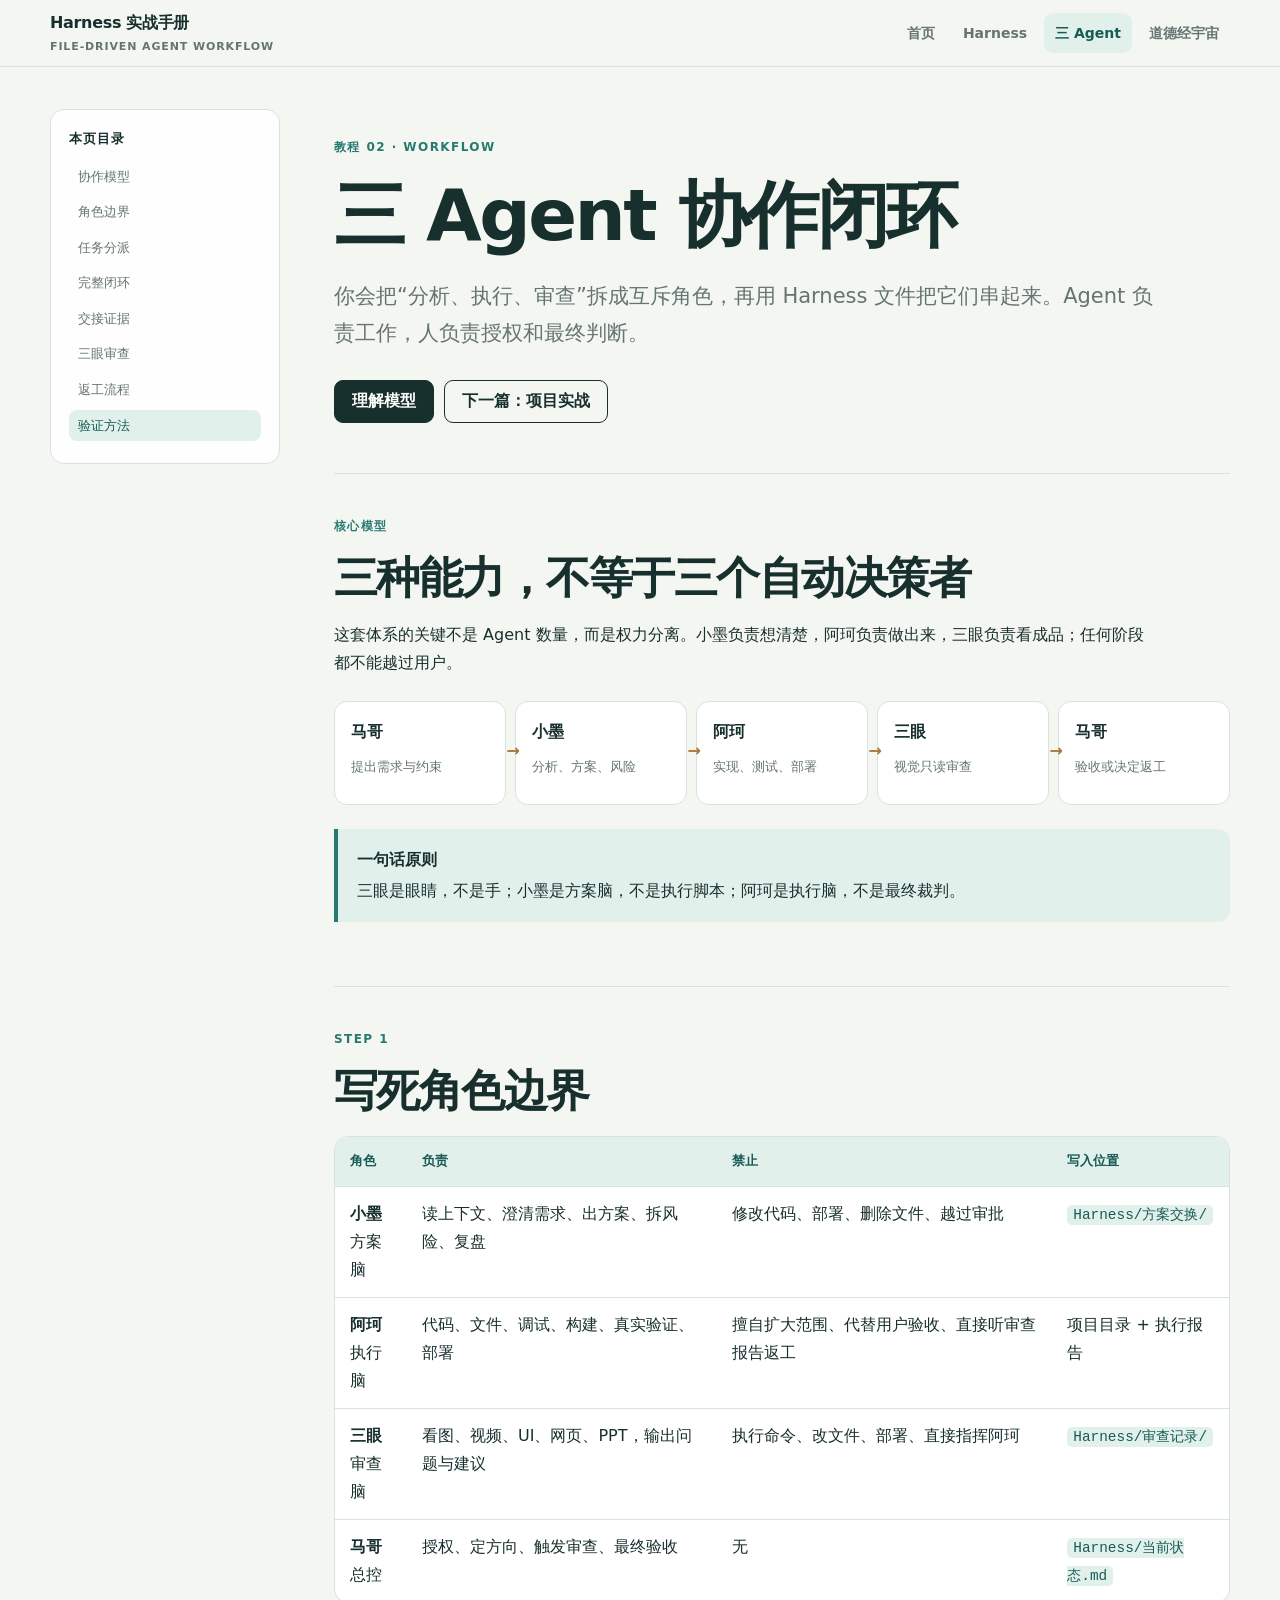
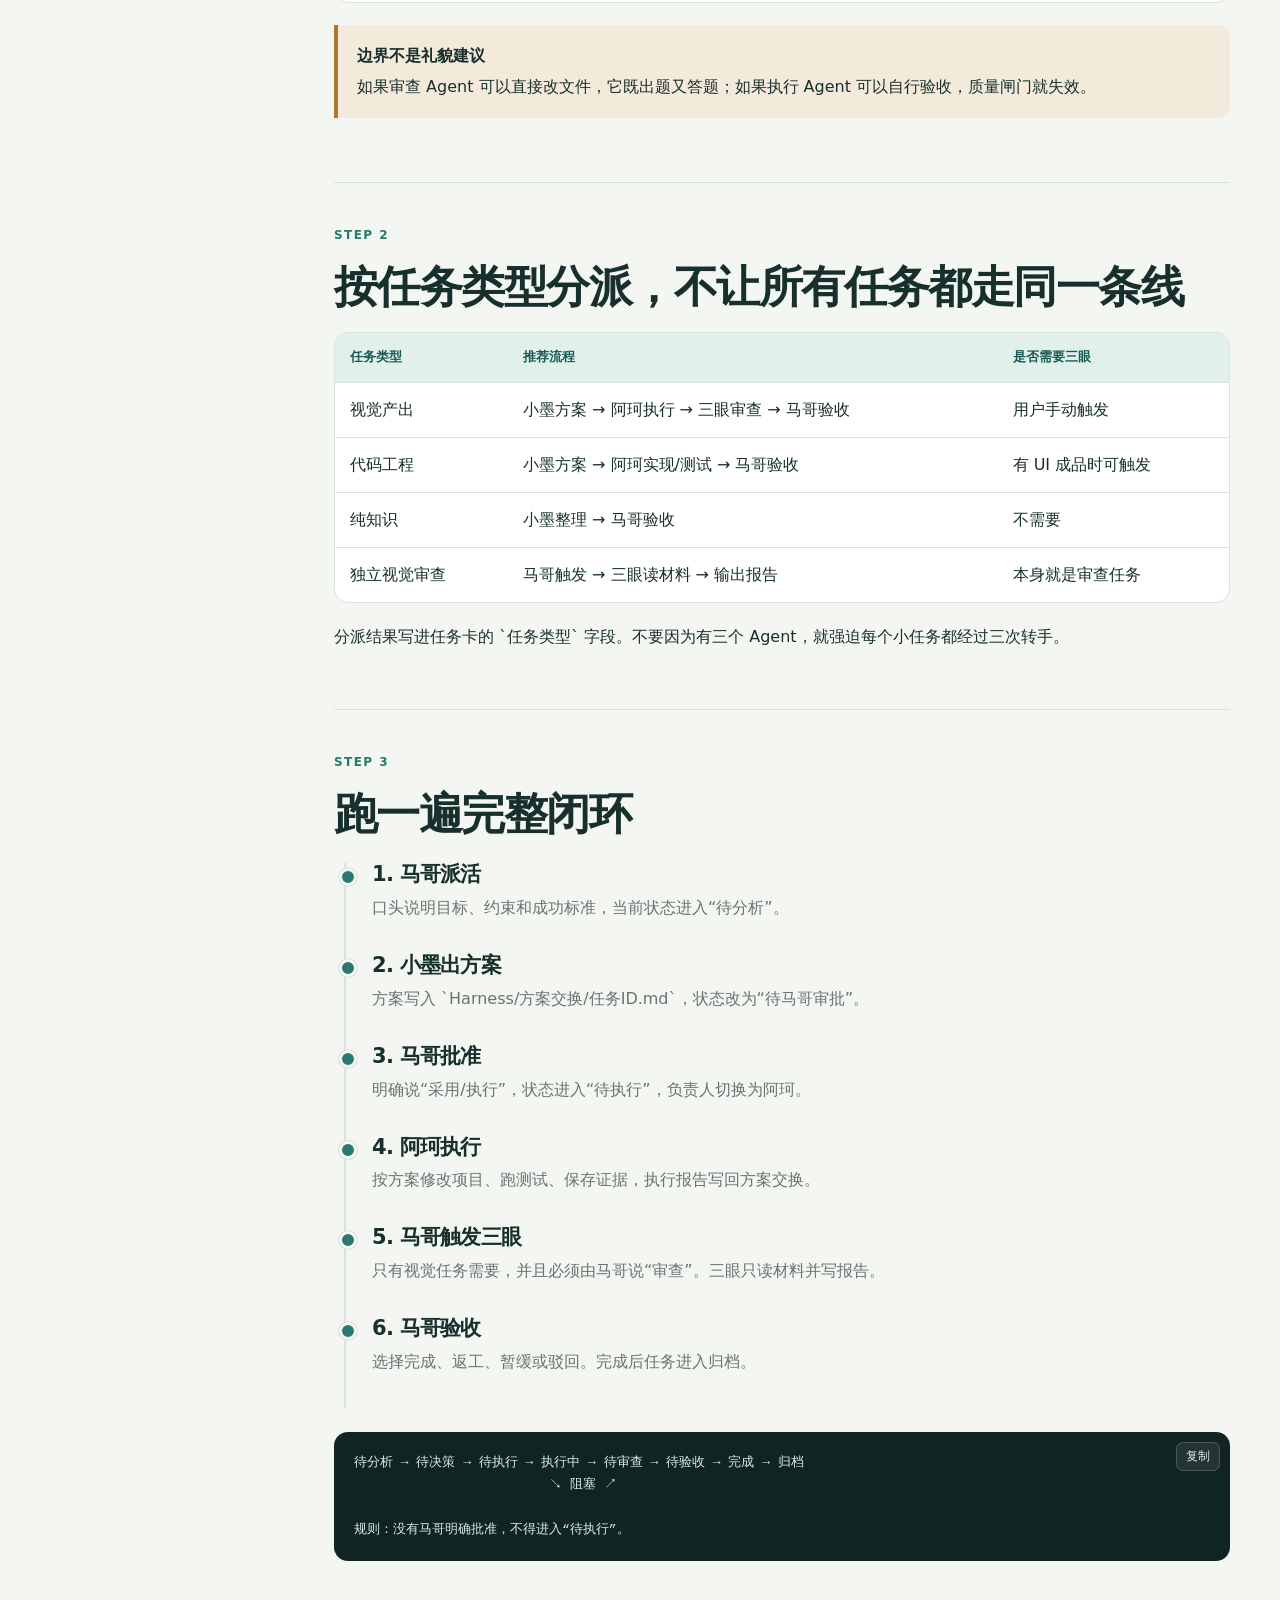
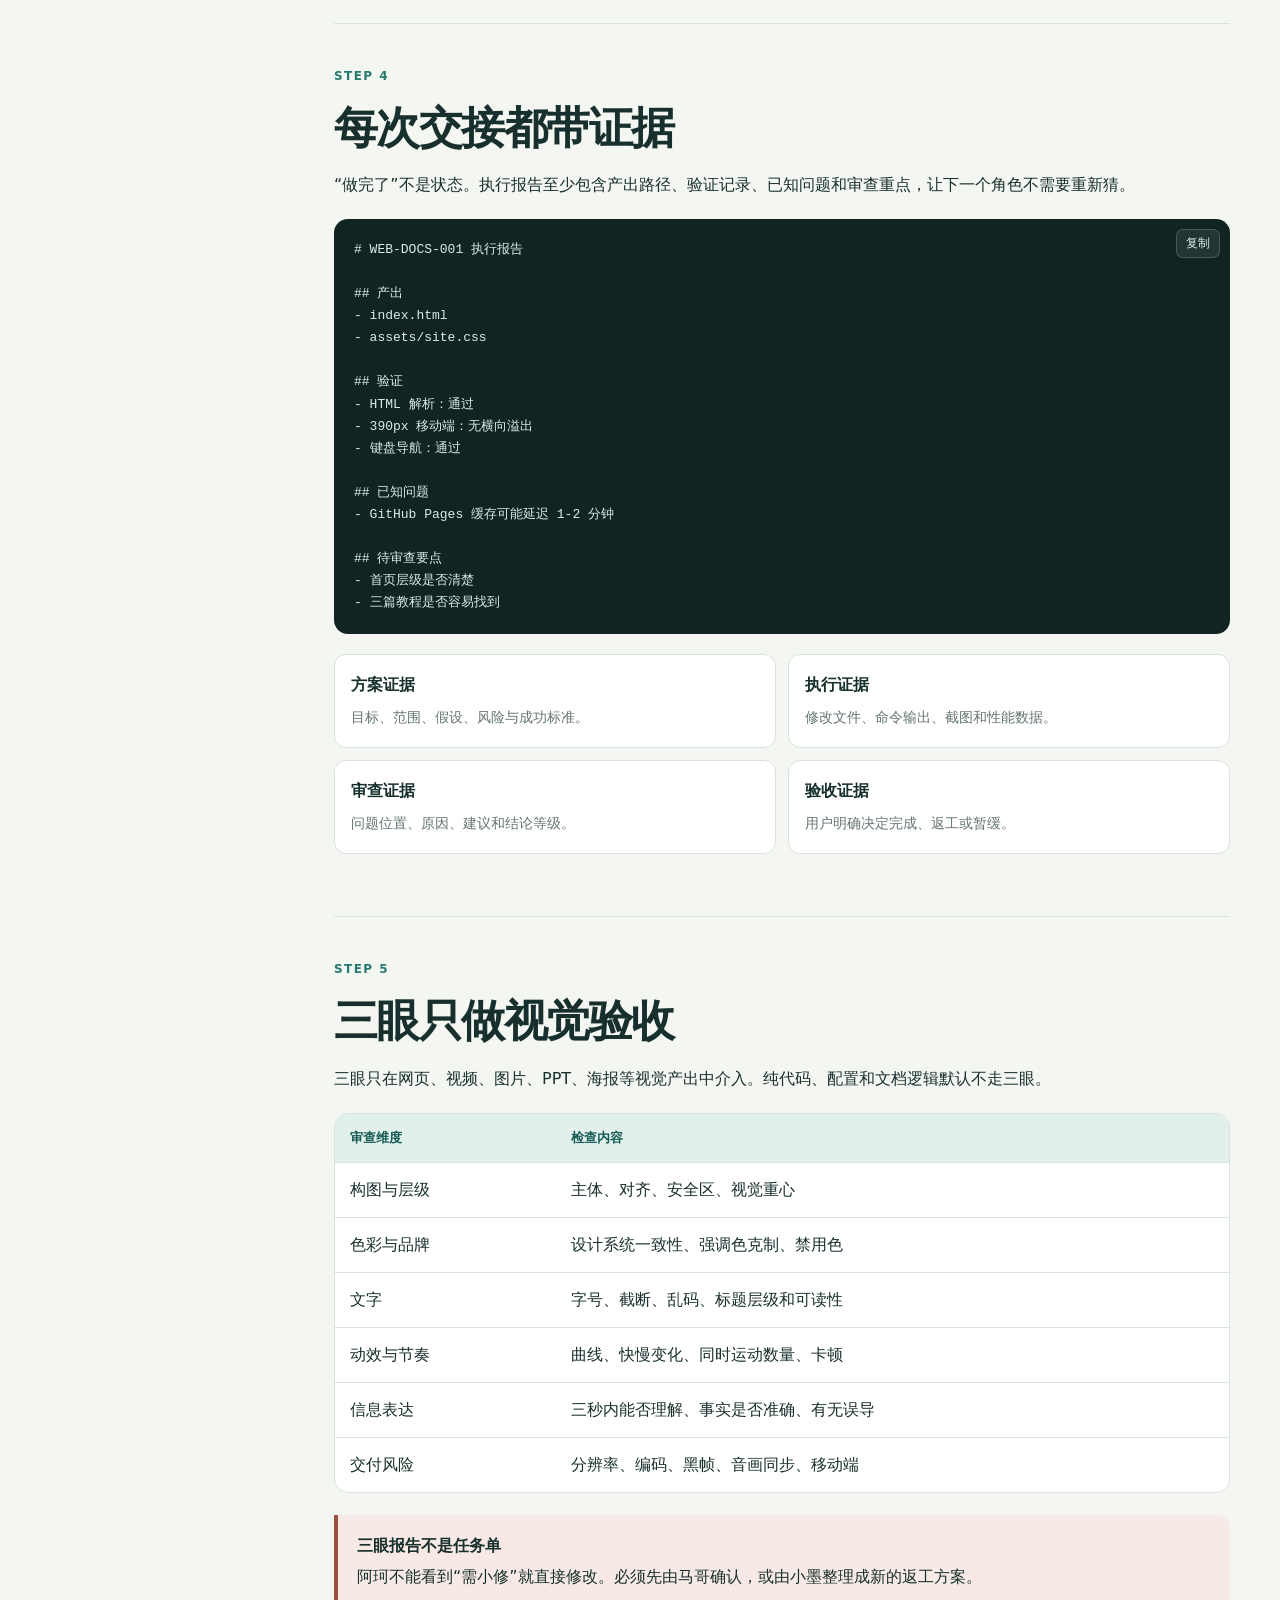
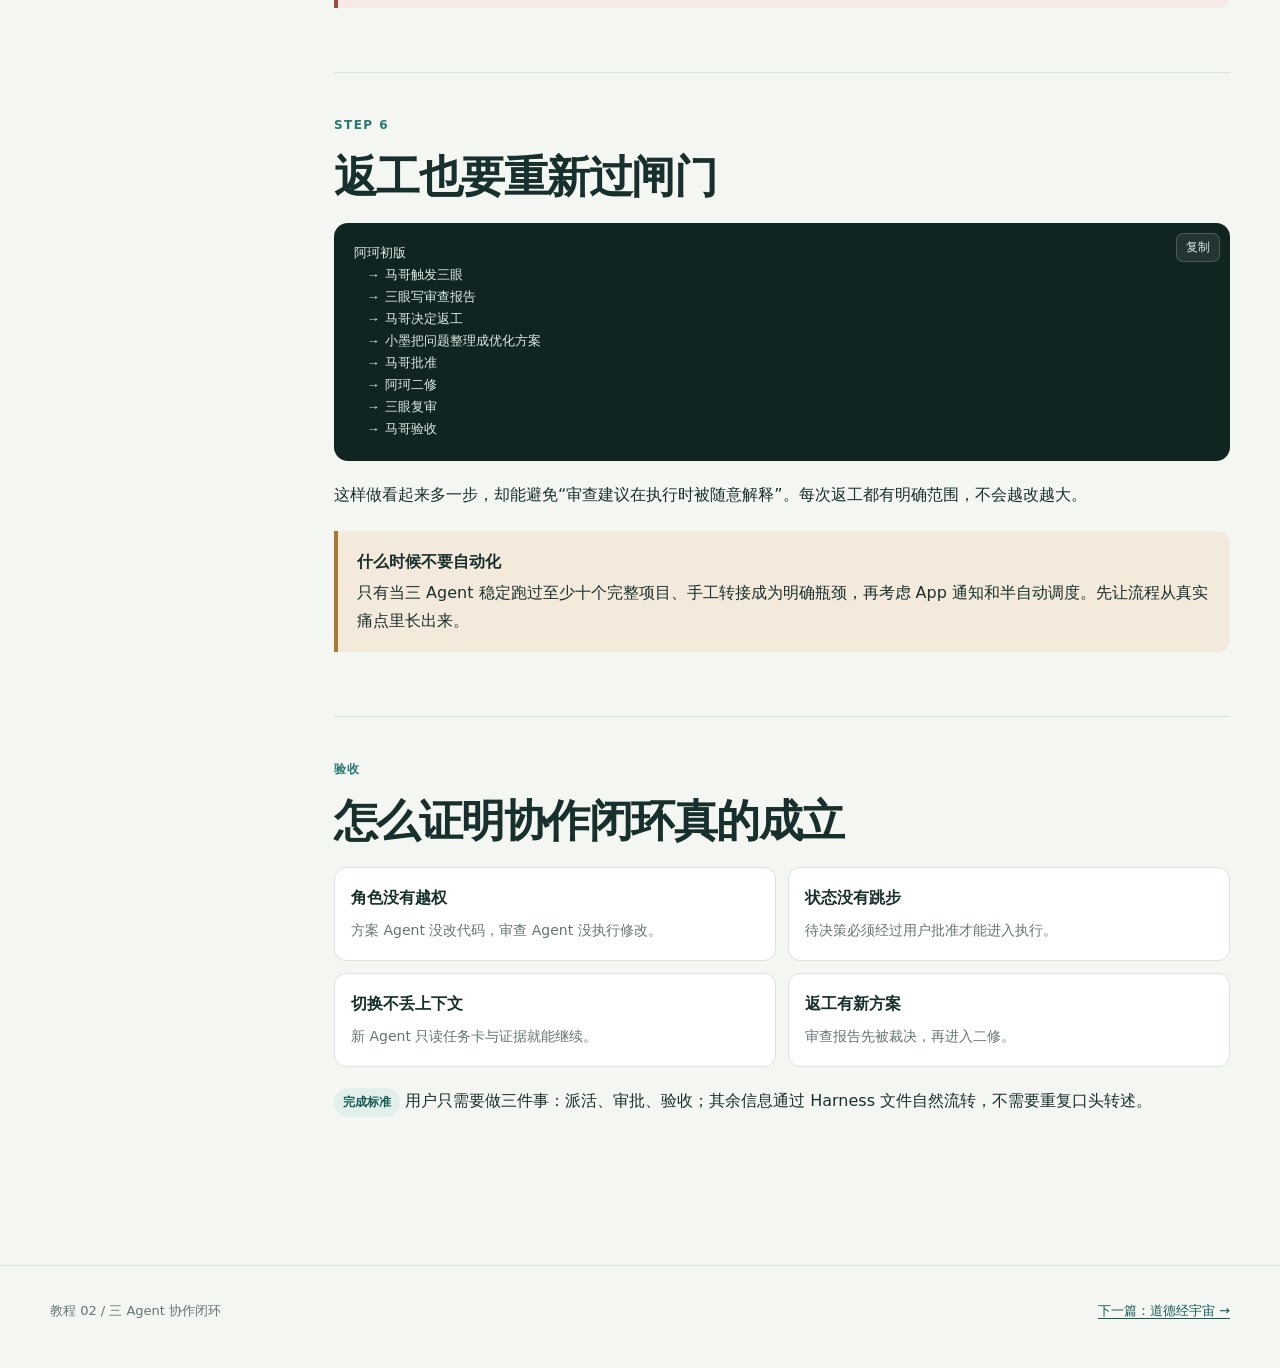
<file: three-agents.html>
<!doctype html>
<html lang="zh-CN">
<head>
  <meta charset="utf-8">
  <meta name="viewport" content="width=device-width, initial-scale=1">
  <meta name="description" content="用方案、执行、视觉审查三个 Agent 建立人控协作闭环。">
  <title>三 Agent 协作闭环</title>
  <link rel="stylesheet" href="assets/site.css">
</head>
<body>
  <a class="skip-link" href="#article">跳到正文</a>
  <header class="site-header">
    <div class="header-inner">
      <a class="brand" href="index.html">Harness 实战手册<small>File-driven agent workflow</small></a>
      <button class="nav-toggle" type="button" aria-expanded="false" aria-controls="site-nav">导航</button>
      <nav class="site-nav" id="site-nav" aria-label="主导航">
        <a href="index.html">首页</a><a href="harness.html">Harness</a><a href="three-agents.html" aria-current="page">三 Agent</a><a href="tao-universe.html">道德经宇宙</a>
      </nav>
    </div>
  </header>

  <main class="page chapter-layout">
    <aside class="toc" aria-label="页内目录">
      <strong>本页目录</strong>
      <a href="#model">协作模型</a>
      <a href="#roles">角色边界</a>
      <a href="#routing">任务分派</a>
      <a href="#handoff">完整闭环</a>
      <a href="#evidence">交接证据</a>
      <a href="#review">三眼审查</a>
      <a href="#rework">返工流程</a>
      <a href="#test">验证方法</a>
    </aside>

    <article class="article" id="article">
      <header>
        <p class="eyebrow">教程 02 · Workflow</p>
        <h1>三 Agent 协作闭环</h1>
        <p class="lede">你会把“分析、执行、审查”拆成互斥角色，再用 Harness 文件把它们串起来。Agent 负责工作，人负责授权和最终判断。</p>
        <div class="actions"><a class="button" href="#model">理解模型</a><a class="button secondary" href="tao-universe.html">下一篇：项目实战</a></div>
      </header>

      <section id="model">
        <p class="eyebrow">核心模型</p>
        <h2>三种能力，不等于三个自动决策者</h2>
        <p>这套体系的关键不是 Agent 数量，而是权力分离。小墨负责想清楚，阿珂负责做出来，三眼负责看成品；任何阶段都不能越过用户。</p>
        <div class="flow">
          <div class="flow-node"><b>马哥</b><span>提出需求与约束</span></div>
          <div class="flow-node"><b>小墨</b><span>分析、方案、风险</span></div>
          <div class="flow-node"><b>阿珂</b><span>实现、测试、部署</span></div>
          <div class="flow-node"><b>三眼</b><span>视觉只读审查</span></div>
          <div class="flow-node"><b>马哥</b><span>验收或决定返工</span></div>
        </div>
        <div class="callout"><strong>一句话原则</strong>三眼是眼睛，不是手；小墨是方案脑，不是执行脚本；阿珂是执行脑，不是最终裁判。</div>
      </section>

      <section id="roles">
        <p class="eyebrow">Step 1</p>
        <h2>写死角色边界</h2>
        <div class="table-wrap"><table>
          <thead><tr><th>角色</th><th>负责</th><th>禁止</th><th>写入位置</th></tr></thead>
          <tbody>
            <tr><td><b>小墨</b><br>方案脑</td><td>读上下文、澄清需求、出方案、拆风险、复盘</td><td>修改代码、部署、删除文件、越过审批</td><td><code>Harness/方案交换/</code></td></tr>
            <tr><td><b>阿珂</b><br>执行脑</td><td>代码、文件、调试、构建、真实验证、部署</td><td>擅自扩大范围、代替用户验收、直接听审查报告返工</td><td>项目目录 + 执行报告</td></tr>
            <tr><td><b>三眼</b><br>审查脑</td><td>看图、视频、UI、网页、PPT，输出问题与建议</td><td>执行命令、改文件、部署、直接指挥阿珂</td><td><code>Harness/审查记录/</code></td></tr>
            <tr><td><b>马哥</b><br>总控</td><td>授权、定方向、触发审查、最终验收</td><td>无</td><td><code>Harness/当前状态.md</code></td></tr>
          </tbody>
        </table></div>
        <div class="callout warning"><strong>边界不是礼貌建议</strong>如果审查 Agent 可以直接改文件，它既出题又答题；如果执行 Agent 可以自行验收，质量闸门就失效。</div>
      </section>

      <section id="routing">
        <p class="eyebrow">Step 2</p>
        <h2>按任务类型分派，不让所有任务都走同一条线</h2>
        <div class="table-wrap"><table>
          <thead><tr><th>任务类型</th><th>推荐流程</th><th>是否需要三眼</th></tr></thead>
          <tbody>
            <tr><td>视觉产出</td><td>小墨方案 → 阿珂执行 → 三眼审查 → 马哥验收</td><td>用户手动触发</td></tr>
            <tr><td>代码工程</td><td>小墨方案 → 阿珂实现/测试 → 马哥验收</td><td>有 UI 成品时可触发</td></tr>
            <tr><td>纯知识</td><td>小墨整理 → 马哥验收</td><td>不需要</td></tr>
            <tr><td>独立视觉审查</td><td>马哥触发 → 三眼读材料 → 输出报告</td><td>本身就是审查任务</td></tr>
          </tbody>
        </table></div>
        <p>分派结果写进任务卡的 `任务类型` 字段。不要因为有三个 Agent，就强迫每个小任务都经过三次转手。</p>
      </section>

      <section id="handoff">
        <p class="eyebrow">Step 3</p>
        <h2>跑一遍完整闭环</h2>
        <div class="timeline">
          <div class="timeline-item"><h3>1. 马哥派活</h3><p>口头说明目标、约束和成功标准，当前状态进入“待分析”。</p></div>
          <div class="timeline-item"><h3>2. 小墨出方案</h3><p>方案写入 `Harness/方案交换/任务ID.md`，状态改为“待马哥审批”。</p></div>
          <div class="timeline-item"><h3>3. 马哥批准</h3><p>明确说“采用/执行”，状态进入“待执行”，负责人切换为阿珂。</p></div>
          <div class="timeline-item"><h3>4. 阿珂执行</h3><p>按方案修改项目、跑测试、保存证据，执行报告写回方案交换。</p></div>
          <div class="timeline-item"><h3>5. 马哥触发三眼</h3><p>只有视觉任务需要，并且必须由马哥说“审查”。三眼只读材料并写报告。</p></div>
          <div class="timeline-item"><h3>6. 马哥验收</h3><p>选择完成、返工、暂缓或驳回。完成后任务进入归档。</p></div>
        </div>
        <pre><code>待分析 → 待决策 → 待执行 → 执行中 → 待审查 → 待验收 → 完成 → 归档
                         ↘ 阻塞 ↗

规则：没有马哥明确批准，不得进入“待执行”。</code></pre>
      </section>

      <section id="evidence">
        <p class="eyebrow">Step 4</p>
        <h2>每次交接都带证据</h2>
        <p>“做完了”不是状态。执行报告至少包含产出路径、验证记录、已知问题和审查重点，让下一个角色不需要重新猜。</p>
        <pre><code># WEB-DOCS-001 执行报告

## 产出
- index.html
- assets/site.css

## 验证
- HTML 解析：通过
- 390px 移动端：无横向溢出
- 键盘导航：通过

## 已知问题
- GitHub Pages 缓存可能延迟 1-2 分钟

## 待审查要点
- 首页层级是否清楚
- 三篇教程是否容易找到</code></pre>
        <div class="checklist">
          <div class="check-item"><b>方案证据</b><span>目标、范围、假设、风险与成功标准。</span></div>
          <div class="check-item"><b>执行证据</b><span>修改文件、命令输出、截图和性能数据。</span></div>
          <div class="check-item"><b>审查证据</b><span>问题位置、原因、建议和结论等级。</span></div>
          <div class="check-item"><b>验收证据</b><span>用户明确决定完成、返工或暂缓。</span></div>
        </div>
      </section>

      <section id="review">
        <p class="eyebrow">Step 5</p>
        <h2>三眼只做视觉验收</h2>
        <p>三眼只在网页、视频、图片、PPT、海报等视觉产出中介入。纯代码、配置和文档逻辑默认不走三眼。</p>
        <div class="table-wrap"><table>
          <thead><tr><th>审查维度</th><th>检查内容</th></tr></thead>
          <tbody>
            <tr><td>构图与层级</td><td>主体、对齐、安全区、视觉重心</td></tr>
            <tr><td>色彩与品牌</td><td>设计系统一致性、强调色克制、禁用色</td></tr>
            <tr><td>文字</td><td>字号、截断、乱码、标题层级和可读性</td></tr>
            <tr><td>动效与节奏</td><td>曲线、快慢变化、同时运动数量、卡顿</td></tr>
            <tr><td>信息表达</td><td>三秒内能否理解、事实是否准确、有无误导</td></tr>
            <tr><td>交付风险</td><td>分辨率、编码、黑帧、音画同步、移动端</td></tr>
          </tbody>
        </table></div>
        <div class="callout danger"><strong>三眼报告不是任务单</strong>阿珂不能看到“需小修”就直接修改。必须先由马哥确认，或由小墨整理成新的返工方案。</div>
      </section>

      <section id="rework">
        <p class="eyebrow">Step 6</p>
        <h2>返工也要重新过闸门</h2>
        <pre><code>阿珂初版
  → 马哥触发三眼
  → 三眼写审查报告
  → 马哥决定返工
  → 小墨把问题整理成优化方案
  → 马哥批准
  → 阿珂二修
  → 三眼复审
  → 马哥验收</code></pre>
        <p>这样做看起来多一步，却能避免“审查建议在执行时被随意解释”。每次返工都有明确范围，不会越改越大。</p>
        <div class="callout warning"><strong>什么时候不要自动化</strong>只有当三 Agent 稳定跑过至少十个完整项目、手工转接成为明确瓶颈，再考虑 App 通知和半自动调度。先让流程从真实痛点里长出来。</div>
      </section>

      <section id="test">
        <p class="eyebrow">验收</p>
        <h2>怎么证明协作闭环真的成立</h2>
        <div class="checklist">
          <div class="check-item"><b>角色没有越权</b><span>方案 Agent 没改代码，审查 Agent 没执行修改。</span></div>
          <div class="check-item"><b>状态没有跳步</b><span>待决策必须经过用户批准才能进入执行。</span></div>
          <div class="check-item"><b>切换不丢上下文</b><span>新 Agent 只读任务卡与证据就能继续。</span></div>
          <div class="check-item"><b>返工有新方案</b><span>审查报告先被裁决，再进入二修。</span></div>
        </div>
        <p><span class="status">完成标准</span> 用户只需要做三件事：派活、审批、验收；其余信息通过 Harness 文件自然流转，不需要重复口头转述。</p>
      </section>
    </article>
  </main>

  <footer class="site-footer"><div class="footer-inner"><span>教程 02 / 三 Agent 协作闭环</span><span><a href="tao-universe.html">下一篇：道德经宇宙 →</a></span></div></footer>
  <script src="assets/site.js"></script>
</body>
</html>
</file>
<file: assets/site.css>
:root {
  --paper: #f4f6f2;
  --surface: #ffffff;
  --ink: #18302d;
  --muted: #657572;
  --line: #d8e2de;
  --accent: #287a70;
  --accent-strong: #175b54;
  --accent-soft: #e2f0ec;
  --gold: #a97833;
  --gold-soft: #f4eadb;
  --danger: #9a4f3f;
  --code: #102421;
  --radius: 18px;
  --shadow: 0 18px 50px rgba(24, 48, 45, 0.08);
  --content: 1180px;
}

* { box-sizing: border-box; }
html { scroll-behavior: smooth; }
body {
  margin: 0;
  background: var(--paper);
  color: var(--ink);
  font: 16px/1.75 system-ui, -apple-system, "Segoe UI", "Microsoft YaHei", sans-serif;
  text-rendering: optimizeLegibility;
}
a { color: var(--accent-strong); text-underline-offset: 3px; }
a:hover { color: var(--accent); }
img { display: block; max-width: 100%; }
button, a { -webkit-tap-highlight-color: transparent; }
:focus-visible { outline: 3px solid rgba(40, 122, 112, 0.35); outline-offset: 3px; }

.skip-link {
  position: fixed;
  top: 10px;
  left: 10px;
  z-index: 100;
  transform: translateY(-160%);
  background: var(--ink);
  color: white;
  padding: 9px 13px;
  border-radius: 8px;
}
.skip-link:focus { transform: none; }

.site-header {
  position: sticky;
  top: 0;
  z-index: 50;
  border-bottom: 1px solid rgba(216, 226, 222, 0.9);
  background: rgba(244, 246, 242, 0.94);
  backdrop-filter: blur(16px);
}
.header-inner {
  width: min(var(--content), calc(100% - 32px));
  min-height: 66px;
  margin: 0 auto;
  display: flex;
  align-items: center;
  justify-content: space-between;
  gap: 24px;
}
.brand {
  color: var(--ink);
  text-decoration: none;
  font-weight: 850;
  letter-spacing: -0.02em;
}
.brand small {
  display: block;
  color: var(--muted);
  font-size: 11px;
  font-weight: 650;
  letter-spacing: 0.08em;
  text-transform: uppercase;
}
.site-nav { display: flex; align-items: center; gap: 6px; }
.site-nav a {
  color: var(--muted);
  text-decoration: none;
  padding: 8px 11px;
  border-radius: 9px;
  font-size: 14px;
  font-weight: 680;
}
.site-nav a:hover, .site-nav a[aria-current="page"] { background: var(--accent-soft); color: var(--accent-strong); }
.nav-toggle {
  display: none;
  border: 1px solid var(--line);
  background: var(--surface);
  color: var(--ink);
  border-radius: 9px;
  padding: 8px 11px;
  font: inherit;
  font-weight: 700;
}

.page { width: min(var(--content), calc(100% - 32px)); margin: 0 auto; }
.hero { padding: clamp(64px, 10vw, 126px) 0 54px; }
.hero-grid { display: grid; grid-template-columns: minmax(0, 1.25fr) minmax(300px, 0.75fr); gap: 48px; align-items: end; }
.eyebrow { margin: 0 0 16px; color: var(--accent); font-size: 12px; font-weight: 850; letter-spacing: 0.12em; text-transform: uppercase; }
h1, h2, h3 { letter-spacing: -0.035em; line-height: 1.14; }
h1 { margin: 0; font-size: clamp(44px, 8vw, 88px); max-width: 900px; }
h2 { margin: 0 0 18px; font-size: clamp(28px, 4.5vw, 44px); }
h3 { margin: 26px 0 10px; font-size: 21px; }
.lede { max-width: 780px; margin: 22px 0 0; color: var(--muted); font-size: clamp(17px, 2vw, 21px); }
.hero-note { border-left: 4px solid var(--accent); padding: 4px 0 4px 18px; color: var(--muted); }
.hero-note strong { display: block; color: var(--ink); font-size: 18px; }
.actions { display: flex; flex-wrap: wrap; gap: 10px; margin-top: 28px; }
.button { display: inline-flex; align-items: center; justify-content: center; min-height: 43px; padding: 0 17px; border: 1px solid var(--ink); border-radius: 9px; background: var(--ink); color: white; text-decoration: none; font-weight: 760; }
.button:hover { color: white; background: var(--accent-strong); border-color: var(--accent-strong); }
.button.secondary { background: transparent; color: var(--ink); }
.button.secondary:hover { background: var(--surface); color: var(--accent-strong); }

.metric-grid { display: grid; grid-template-columns: repeat(3, 1fr); gap: 14px; margin: 14px 0 64px; }
.metric { padding: 22px; border: 1px solid var(--line); border-radius: var(--radius); background: var(--surface); }
.metric b { display: block; color: var(--accent-strong); font-size: 30px; letter-spacing: -0.04em; }
.metric span { color: var(--muted); font-size: 14px; }

.section-block { padding: 68px 0; border-top: 1px solid var(--line); }
.section-head { max-width: 760px; margin-bottom: 30px; }
.section-head p { color: var(--muted); font-size: 18px; }
.card-grid { display: grid; grid-template-columns: repeat(3, 1fr); gap: 16px; }
.lesson-card { min-height: 310px; display: flex; flex-direction: column; padding: 26px; border: 1px solid var(--line); border-radius: var(--radius); background: var(--surface); box-shadow: var(--shadow); }
.lesson-card .number { color: var(--gold); font: 800 13px/1 ui-monospace, monospace; letter-spacing: 0.1em; }
.lesson-card h3 { margin-top: 26px; font-size: 27px; }
.lesson-card p { color: var(--muted); }
.lesson-card a { margin-top: auto; font-weight: 780; }

.chapter-layout { display: grid; grid-template-columns: 230px minmax(0, 1fr); gap: 54px; padding: 42px 0 90px; align-items: start; }
.toc { position: sticky; top: 92px; padding: 18px; border: 1px solid var(--line); border-radius: 14px; background: rgba(255, 255, 255, 0.82); }
.toc strong { display: block; margin-bottom: 10px; font-size: 13px; letter-spacing: 0.08em; text-transform: uppercase; }
.toc a { display: block; margin: 4px 0; padding: 7px 9px; border-radius: 8px; color: var(--muted); text-decoration: none; font-size: 13px; line-height: 1.35; }
.toc a:hover, .toc a.active { color: var(--accent-strong); background: var(--accent-soft); }
.article { min-width: 0; }
.article > header { padding: 28px 0 50px; }
.article > header h1 { font-size: clamp(40px, 7vw, 72px); }
.article section { scroll-margin-top: 92px; padding: 42px 0; border-top: 1px solid var(--line); }
.article p, .article li { max-width: 820px; }
.article li + li { margin-top: 7px; }
.article ol, .article ul { padding-left: 22px; }

.callout { margin: 22px 0; padding: 17px 19px; border-left: 4px solid var(--accent); border-radius: 0 12px 12px 0; background: var(--accent-soft); }
.callout.warning { border-left-color: var(--gold); background: var(--gold-soft); }
.callout.danger { border-left-color: var(--danger); background: #f7e9e5; }
.callout strong { display: block; margin-bottom: 3px; }

.code-wrap { position: relative; margin: 20px 0; }
pre { margin: 0; overflow: auto; border-radius: 14px; background: var(--code); color: #dcebe7; padding: 20px; font: 13px/1.7 "Cascadia Code", Consolas, monospace; tab-size: 2; }
.copy-button { position: absolute; top: 10px; right: 10px; border: 1px solid rgba(255, 255, 255, 0.18); border-radius: 7px; background: rgba(255, 255, 255, 0.08); color: #dcebe7; padding: 5px 9px; cursor: pointer; font-size: 12px; }
.copy-button:hover { background: rgba(255, 255, 255, 0.15); }
code:not(pre code) { padding: 2px 6px; border-radius: 5px; background: var(--accent-soft); color: var(--accent-strong); font: 0.9em "Cascadia Code", Consolas, monospace; }

.tree { white-space: pre; }
.flow { display: grid; grid-template-columns: repeat(5, 1fr); gap: 9px; margin: 24px 0; }
.flow-node { position: relative; min-height: 104px; padding: 16px; border: 1px solid var(--line); border-radius: 13px; background: var(--surface); }
.flow-node:not(:last-child)::after { content: "→"; position: absolute; right: -15px; top: 35px; z-index: 2; color: var(--gold); font-weight: 900; }
.flow-node b { display: block; margin-bottom: 6px; }
.flow-node span { color: var(--muted); font-size: 13px; line-height: 1.45; }

.table-wrap { overflow-x: auto; margin: 20px 0; border: 1px solid var(--line); border-radius: 14px; background: var(--surface); }
table { width: 100%; border-collapse: collapse; min-width: 680px; }
th, td { padding: 13px 15px; border-bottom: 1px solid var(--line); text-align: left; vertical-align: top; }
th { background: var(--accent-soft); color: var(--accent-strong); font-size: 13px; }
tr:last-child td { border-bottom: 0; }

.checklist { display: grid; grid-template-columns: repeat(2, 1fr); gap: 12px; margin: 20px 0; }
.check-item { padding: 16px; border: 1px solid var(--line); border-radius: 12px; background: var(--surface); }
.check-item b { display: block; margin-bottom: 4px; }
.check-item span { color: var(--muted); font-size: 14px; }
.status { display: inline-flex; padding: 4px 9px; border-radius: 999px; background: var(--accent-soft); color: var(--accent-strong); font-size: 12px; font-weight: 800; }

.timeline { border-left: 2px solid var(--line); margin: 24px 0 24px 10px; padding-left: 26px; }
.timeline-item { position: relative; padding: 0 0 32px; }
.timeline-item::before { content: ""; position: absolute; left: -33px; top: 5px; width: 12px; height: 12px; border: 3px solid var(--paper); border-radius: 50%; background: var(--accent); box-shadow: 0 0 0 1px var(--line); }
.timeline-item h3 { margin: 0 0 7px; }
.timeline-item p { margin: 0; color: var(--muted); }

.cosmos-panel { position: relative; overflow: hidden; margin: 24px 0; padding: 28px; border-radius: 20px; background: #02070d; color: #edf5f7; }
.cosmos-panel::before { content: ""; position: absolute; inset: 0; opacity: 0.24; background-image: radial-gradient(circle at 20% 30%, #59d5ff 0 1px, transparent 2px), radial-gradient(circle at 70% 65%, #e4b85f 0 1px, transparent 2px), radial-gradient(circle at 88% 20%, #8b7fbf 0 1px, transparent 2px); background-size: 90px 90px, 120px 120px, 150px 150px; }
.cosmos-panel > * { position: relative; }
.cosmos-panel p { color: #91a7af; }
.gallery { display: grid; grid-template-columns: 1.4fr 1fr; gap: 14px; margin: 24px 0; }
.gallery figure { margin: 0; overflow: hidden; border: 1px solid var(--line); border-radius: 16px; background: var(--surface); }
.gallery figure:first-child { grid-column: 1 / -1; }
.gallery img { width: 100%; height: auto; background: #02070d; object-fit: contain; }
.gallery figure:not(:first-child) img { height: 320px; object-fit: contain; }
.gallery figcaption { padding: 10px 13px; color: var(--muted); font-size: 13px; }

.site-footer { border-top: 1px solid var(--line); padding: 34px 0 46px; color: var(--muted); font-size: 13px; }
.footer-inner { width: min(var(--content), calc(100% - 32px)); margin: 0 auto; display: flex; justify-content: space-between; gap: 20px; }

@media (max-width: 920px) {
  .hero-grid, .chapter-layout { grid-template-columns: 1fr; }
  .hero-note { max-width: 660px; }
  .toc { position: static; display: flex; gap: 4px; overflow-x: auto; }
  .toc strong { display: none; }
  .toc a { white-space: nowrap; }
  .flow { grid-template-columns: 1fr 1fr; }
  .flow-node::after { display: none; }
  .gallery { grid-template-columns: 1fr; }
  .gallery figure:first-child { grid-column: auto; }
  .gallery figure:not(:first-child) img { height: auto; }
}

@media (max-width: 720px) {
  .nav-toggle { display: block; }
  .site-nav { position: absolute; top: 66px; left: 16px; right: 16px; display: none; flex-direction: column; align-items: stretch; padding: 10px; border: 1px solid var(--line); border-radius: 12px; background: var(--surface); box-shadow: var(--shadow); }
  .site-nav.open { display: flex; }
  .metric-grid, .card-grid, .checklist, .flow { grid-template-columns: 1fr; }
  .hero { padding-top: 54px; }
  .lesson-card { min-height: 0; }
  .footer-inner { flex-direction: column; }
}

@media (prefers-reduced-motion: reduce) {
  html { scroll-behavior: auto; }
  *, *::before, *::after { animation-duration: 0.01ms !important; transition-duration: 0.01ms !important; }
}

@media print {
  .site-header, .toc, .copy-button, .actions { display: none; }
  body { background: white; }
  .page, .chapter-layout { width: 100%; display: block; }
  .article section { break-inside: avoid; }
}
</file>
